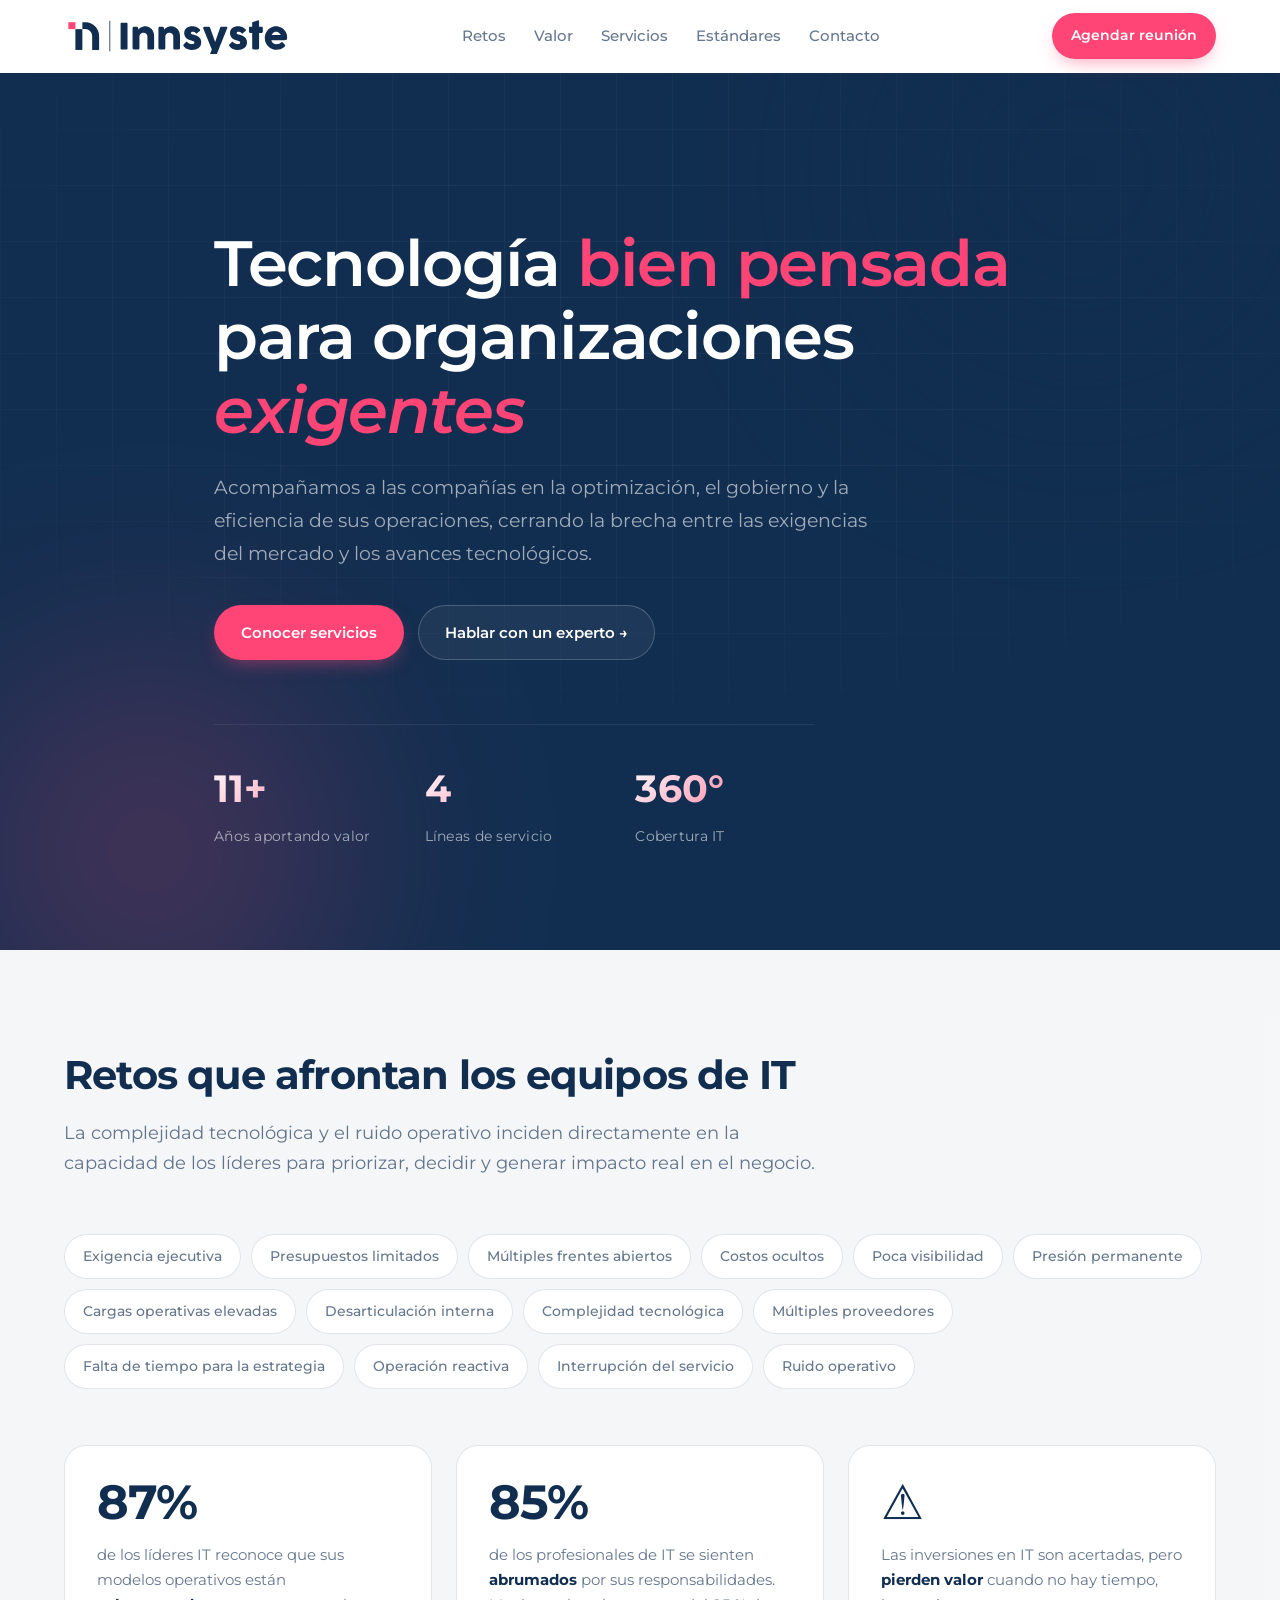
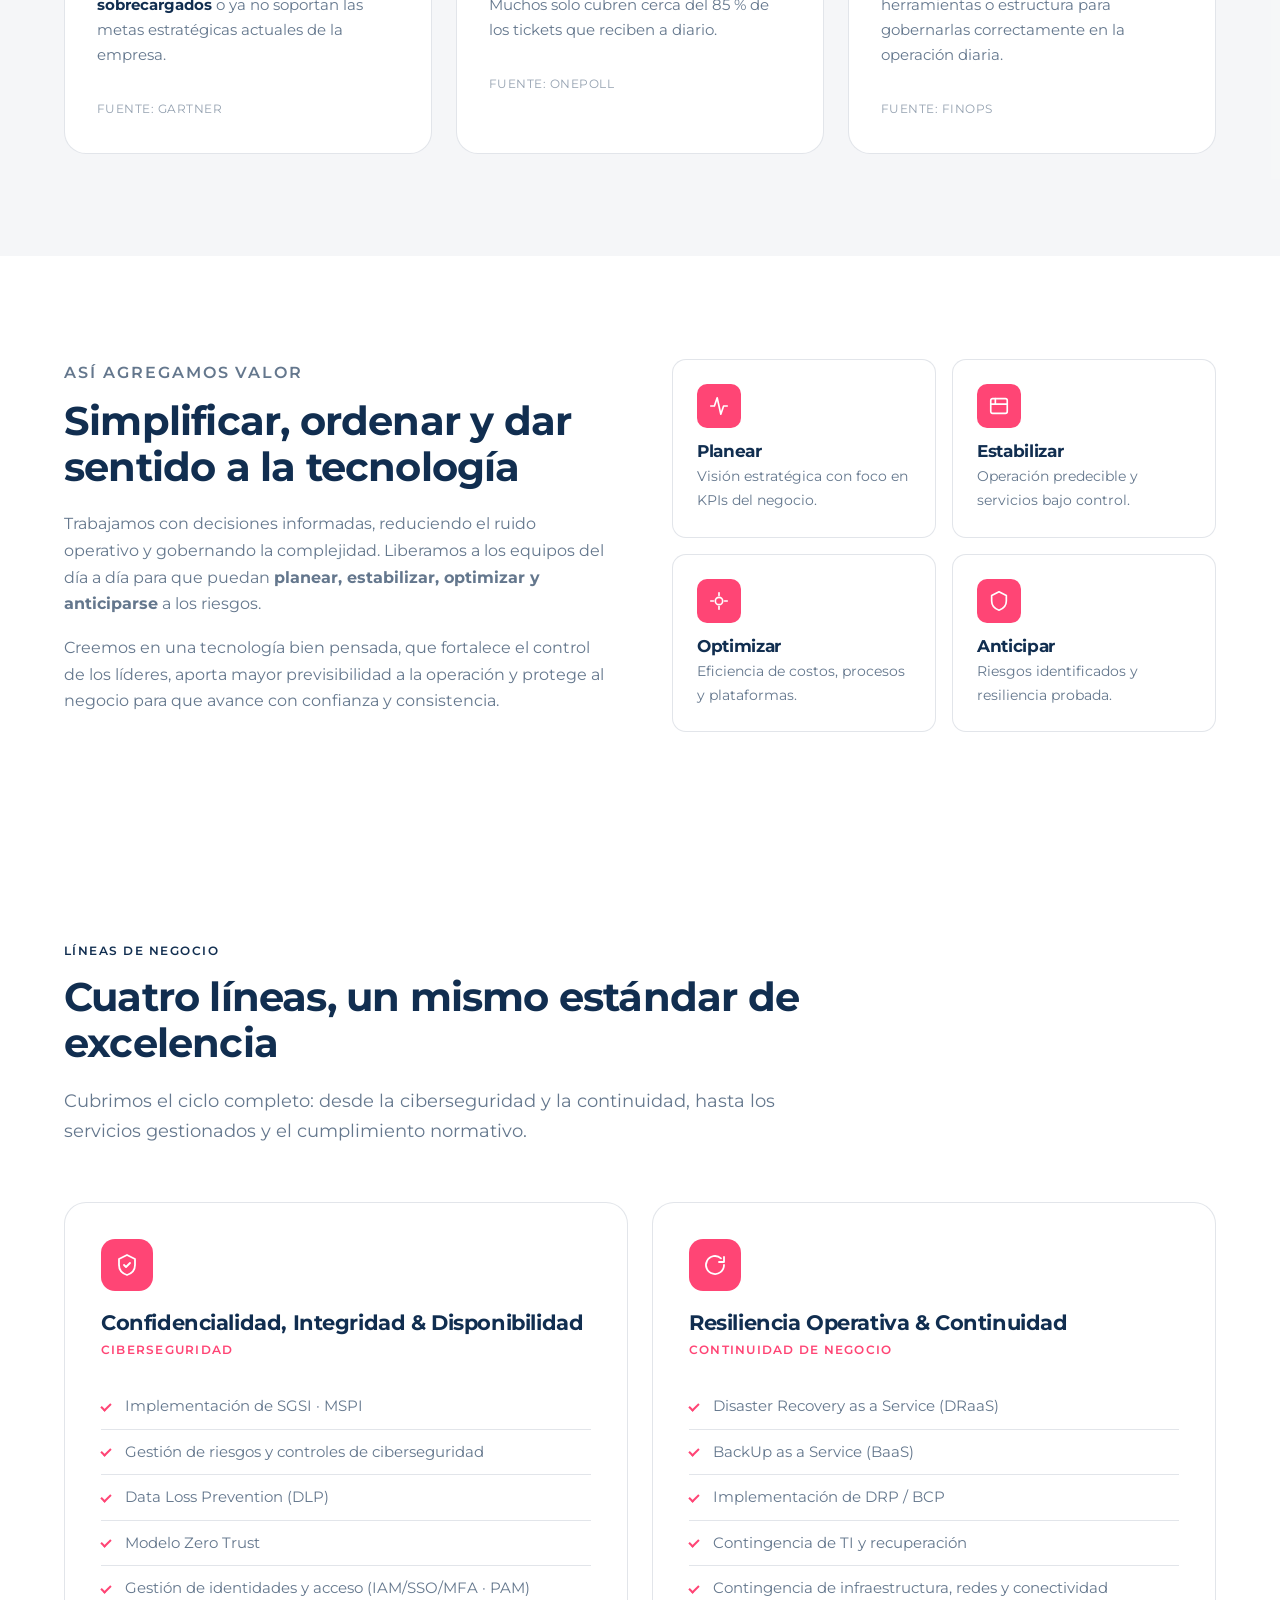
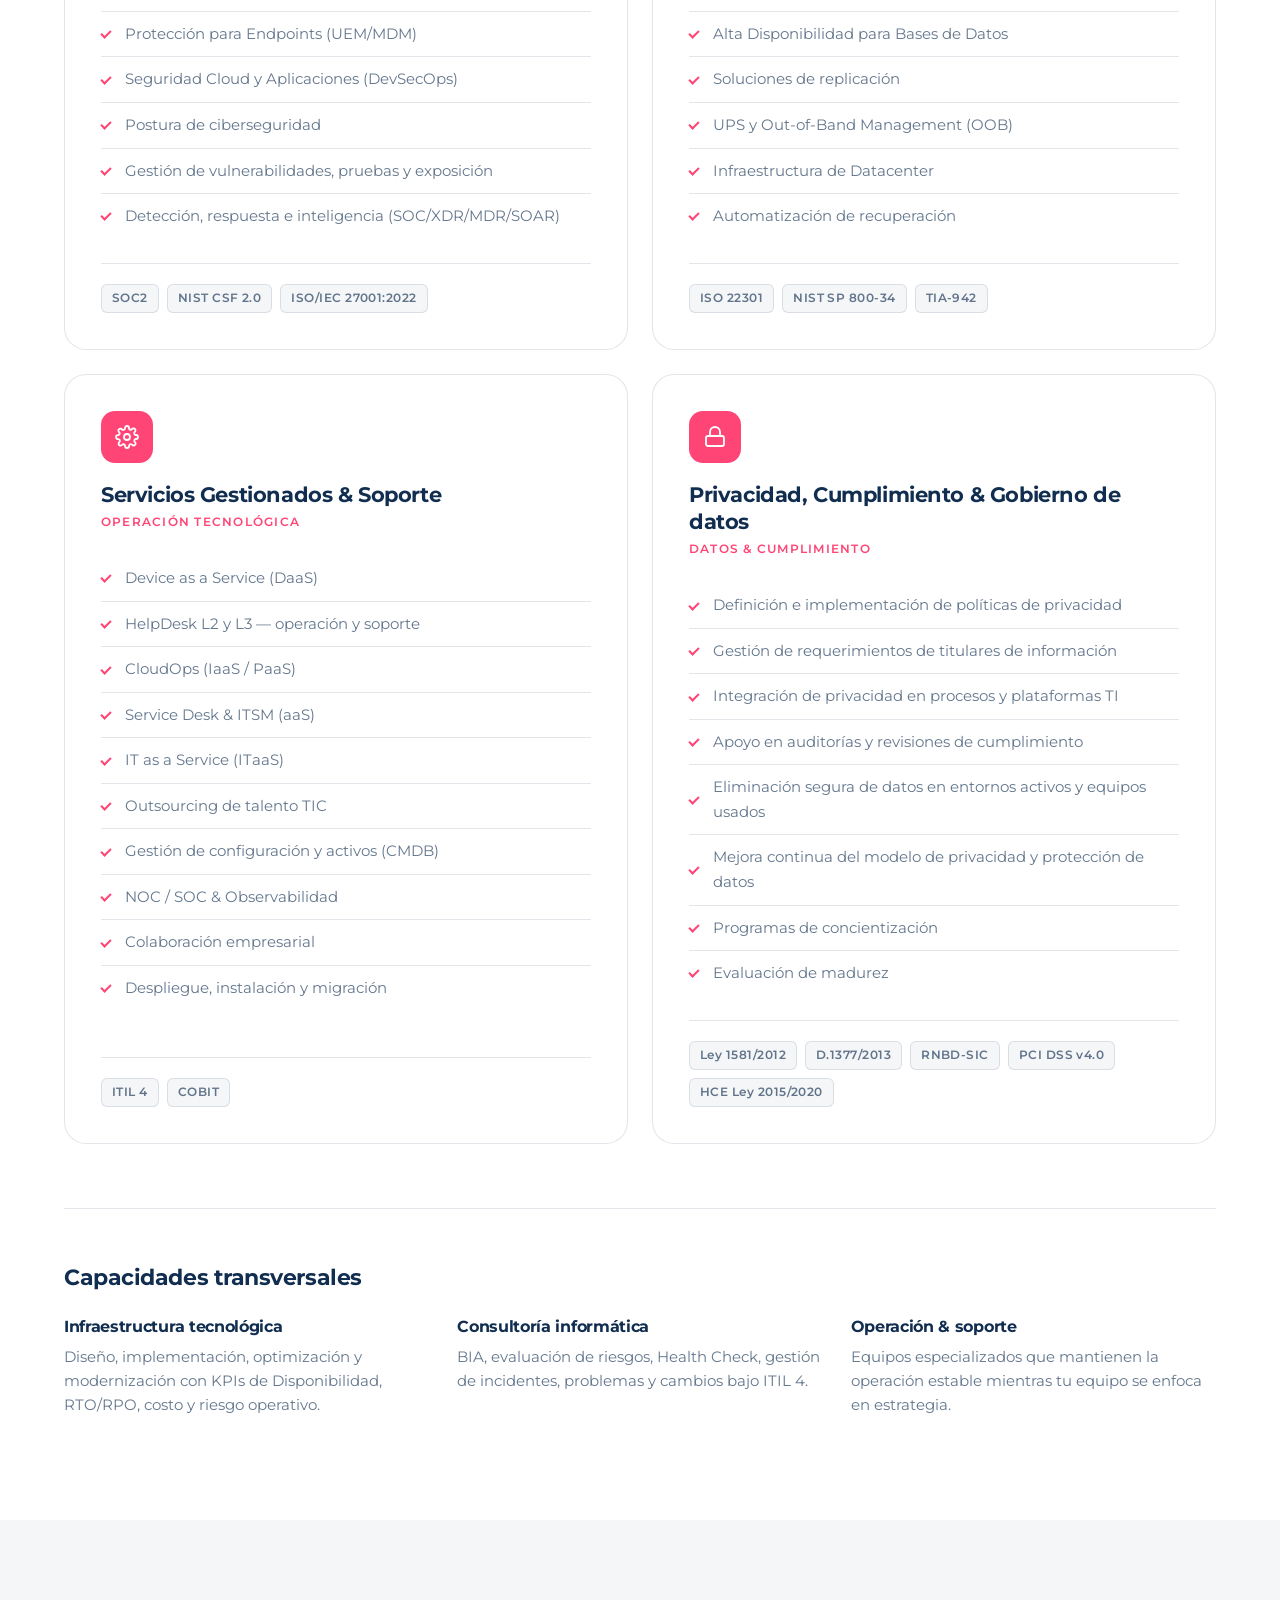
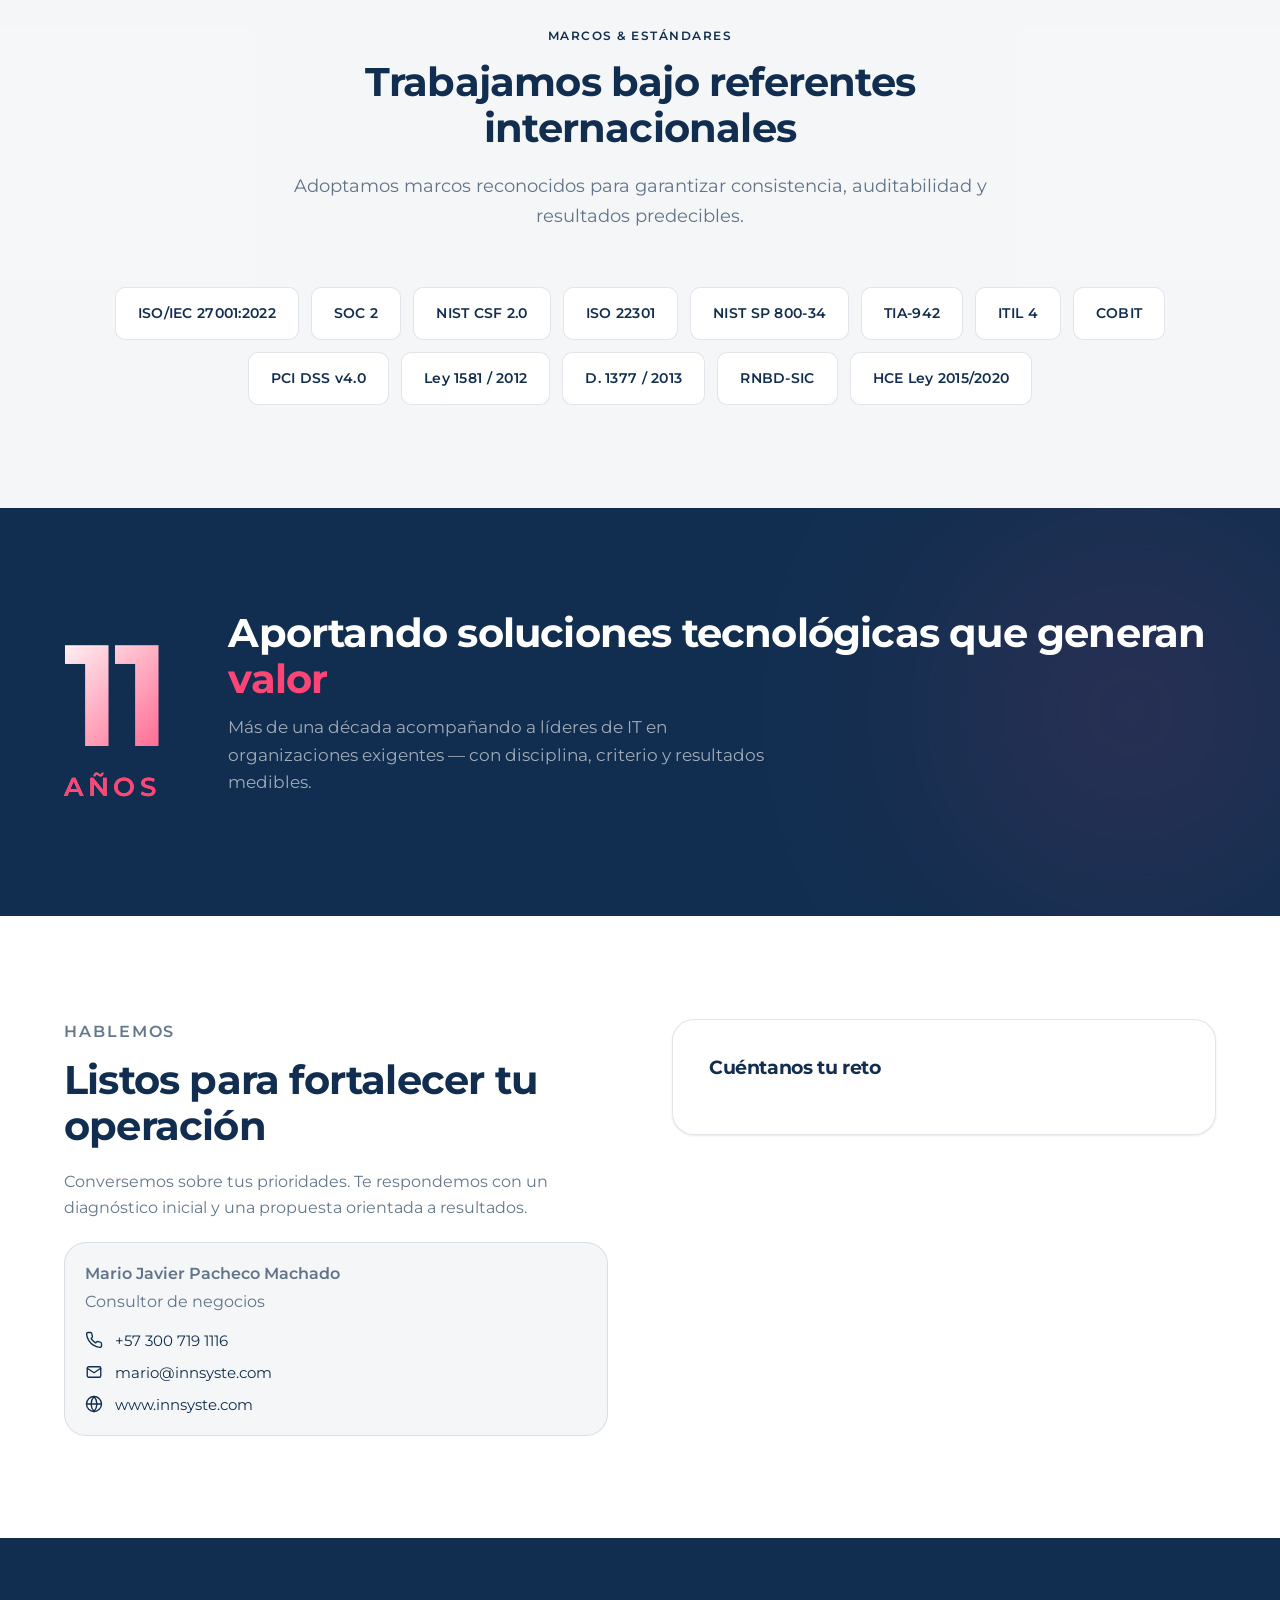
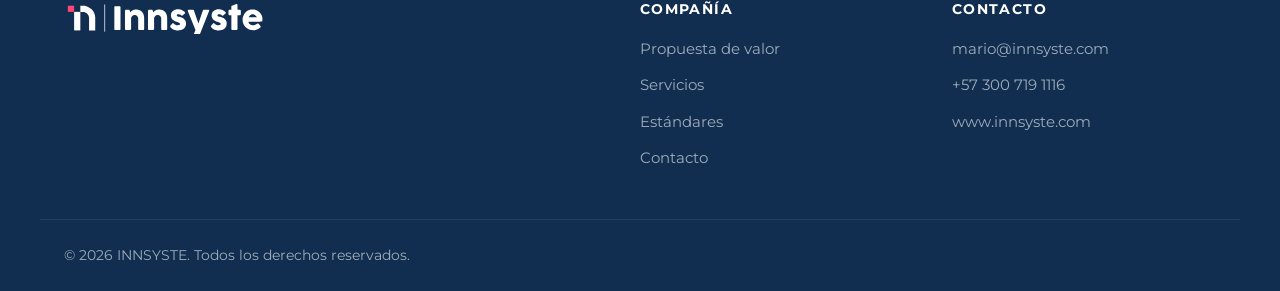
<file: index.html>
<!DOCTYPE html>
<html lang="es">
<head>
  <meta charset="UTF-8" />
  <meta name="viewport" content="width=device-width, initial-scale=1.0" />
  <meta name="description" content="INNSYSTE — Tecnología bien pensada para organizaciones exigentes. Soluciones y respaldo para líderes de IT: ciberseguridad, continuidad, servicios gestionados y privacidad." />
  <meta name="theme-color" content="#112e50" />
  <link rel="icon" type="image/png" sizes="32x32" href="assets/favicon.png" />
  <link rel="icon" type="image/svg+xml" href="assets/favicon.svg" />
  <title>INNSYSTE — Tecnología bien pensada para organizaciones exigentes</title>
  <link rel="preconnect" href="https://fonts.googleapis.com" />
  <link rel="preconnect" href="https://fonts.gstatic.com" crossorigin />
  <link href="https://fonts.googleapis.com/css2?family=Montserrat:wght@400;500;600;700;900&display=swap" rel="stylesheet" />
  <link rel="stylesheet" href="styles.css" />
  <script src="https://js.hsforms.net/forms/embed/7694768.js" defer></script>
  <script type="text/javascript">
    (function(c,l,a,r,i,t,y){
      c[a]=c[a]||function(){(c[a].q=c[a].q||[]).push(arguments)};
      t=l.createElement(r);t.async=1;t.src="https://www.clarity.ms/tag/"+i;
      y=l.getElementsByTagName(r)[0];y.parentNode.insertBefore(t,y);
    })(window, document, "clarity", "script", "wooktj3dts");
  </script>
</head>
<body>
  <a href="#main" class="skip-link">Saltar al contenido</a>

  <header class="site-header" id="siteHeader">
    <div class="container nav-wrap">
      <a href="#top" class="brand" aria-label="Innsyste — Inicio">
        <img src="assets/logo.svg" alt="Innsyste" class="brand-logo" width="160" height="40" />
      </a>

      <nav class="nav" aria-label="Principal">
        <ul class="nav-list" id="navList">
          <li><a href="#retos">Retos</a></li>
          <li><a href="#valor">Valor</a></li>
          <li><a href="#servicios">Servicios</a></li>
          <li><a href="#estandares">Estándares</a></li>
          <li><a href="#contacto">Contacto</a></li>
        </ul>
      </nav>

      <a href="https://outlook.office.com/book/ComercialINNSYSTE@innsyste.com/s/Wo3P_wGOIUyr8xiB90dKmg2?ismsaljsauthenabled" target="_blank" rel="noopener noreferrer" class="btn btn-primary btn-sm nav-cta">Agendar reunión</a>

      <button class="nav-toggle" id="navToggle" aria-label="Abrir menú" aria-expanded="false" aria-controls="navList">
        <span></span><span></span><span></span>
      </button>
    </div>
  </header>

  <main id="main">

    <!-- HERO -->
    <section class="hero" id="top">
      <div class="hero-bg" aria-hidden="true">
        <div class="grid-overlay"></div>
        <div class="glow glow-1"></div>
        <div class="glow glow-2"></div>
      </div>
      <div class="container hero-inner">
        <h1 class="hero-title">
          Tecnología <span class="text-accent">bien pensada</span><br />
          para organizaciones <em>exigentes</em>
        </h1>
        <p class="hero-lead">
          Acompañamos a las compañías en la optimización, el gobierno y la eficiencia de sus operaciones,
          cerrando la brecha entre las exigencias del mercado y los avances tecnológicos.
        </p>
        <div class="hero-actions">
          <a href="#servicios" class="btn btn-primary">Conocer servicios</a>
          <a href="https://wa.me/573007191116" target="_blank" rel="noopener noreferrer" class="btn btn-ghost">Hablar con un experto →</a>
        </div>

        <dl class="hero-stats">
          <div>
            <dt>11+</dt>
            <dd>Años aportando valor</dd>
          </div>
          <div>
            <dt>4</dt>
            <dd>Líneas de servicio</dd>
          </div>
          <div>
            <dt>360°</dt>
            <dd>Cobertura IT</dd>
          </div>
        </dl>
      </div>
    </section>

    <!-- RETOS -->
    <section class="section section-retos" id="retos">
      <div class="container">
        <header class="section-head">
          <h2>Retos que afrontan los equipos de IT</h2>
          <p class="section-lead">
            La complejidad tecnológica y el ruido operativo inciden directamente
            en la capacidad de los líderes para priorizar, decidir y generar
            impacto real en el negocio.
          </p>
        </header>

        <ul class="chips" aria-label="Desafíos comunes">
          <li>Exigencia ejecutiva</li>
          <li>Presupuestos limitados</li>
          <li>Múltiples frentes abiertos</li>
          <li>Costos ocultos</li>
          <li>Poca visibilidad</li>
          <li>Presión permanente</li>
          <li>Cargas operativas elevadas</li>
          <li>Desarticulación interna</li>
          <li>Complejidad tecnológica</li>
          <li>Múltiples proveedores</li>
          <li>Falta de tiempo para la estrategia</li>
          <li>Operación reactiva</li>
          <li>Interrupción del servicio</li>
          <li>Ruido operativo</li>
        </ul>

        <div class="insights">
          <article class="insight">
            <div class="insight-num">87%</div>
            <p class="insight-text">
              de los líderes IT reconoce que sus modelos operativos están
              <strong>sobrecargados</strong> o ya no soportan las metas estratégicas
              actuales de la empresa.
            </p>
            <span class="insight-source">Fuente: Gartner</span>
          </article>

          <article class="insight">
            <div class="insight-num">85%</div>
            <p class="insight-text">
              de los profesionales de IT se sienten <strong>abrumados</strong> por
              sus responsabilidades. Muchos solo cubren cerca del 85 % de los
              tickets que reciben a diario.
            </p>
            <span class="insight-source">Fuente: OnePoll</span>
          </article>

          <article class="insight">
            <div class="insight-num">⚠</div>
            <p class="insight-text">
              Las inversiones en IT son acertadas, pero <strong>pierden valor</strong>
              cuando no hay tiempo, herramientas o estructura para gobernarlas
              correctamente en la operación diaria.
            </p>
            <span class="insight-source">Fuente: FinOps</span>
          </article>
        </div>
      </div>
    </section>

    <!-- VALOR -->
    <section class="section section-valor" id="valor">
      <div class="container valor-grid">
        <div class="valor-text">
          <p class="kicker">Así agregamos valor</p>
          <h2>Simplificar, ordenar y dar sentido a la tecnología</h2>
          <p>
            Trabajamos con decisiones informadas, reduciendo el ruido operativo
            y gobernando la complejidad. Liberamos a los equipos del día a día
            para que puedan <strong>planear, estabilizar, optimizar y anticiparse</strong>
            a los riesgos.
          </p>
          <p>
            Creemos en una tecnología bien pensada, que fortalece el control de
            los líderes, aporta mayor previsibilidad a la operación y protege al
            negocio para que avance con confianza y consistencia.
          </p>
        </div>

        <ul class="valor-pillars">
          <li>
            <span class="pillar-icon" aria-hidden="true">
              <svg viewBox="0 0 24 24" width="22" height="22" fill="none" stroke="currentColor" stroke-width="1.8" stroke-linecap="round" stroke-linejoin="round"><path d="M3 12h4l3-9 4 18 3-9h4"/></svg>
            </span>
            <h3>Planear</h3>
            <p>Visión estratégica con foco en KPIs del negocio.</p>
          </li>
          <li>
            <span class="pillar-icon" aria-hidden="true">
              <svg viewBox="0 0 24 24" width="22" height="22" fill="none" stroke="currentColor" stroke-width="1.8" stroke-linecap="round" stroke-linejoin="round"><rect x="3" y="4" width="18" height="16" rx="2"/><path d="M3 10h18"/><path d="M8 4v6"/></svg>
            </span>
            <h3>Estabilizar</h3>
            <p>Operación predecible y servicios bajo control.</p>
          </li>
          <li>
            <span class="pillar-icon" aria-hidden="true">
              <svg viewBox="0 0 24 24" width="22" height="22" fill="none" stroke="currentColor" stroke-width="1.8" stroke-linecap="round" stroke-linejoin="round"><path d="M12 3v3"/><path d="M12 18v3"/><path d="M3 12h3"/><path d="M18 12h3"/><circle cx="12" cy="12" r="4"/></svg>
            </span>
            <h3>Optimizar</h3>
            <p>Eficiencia de costos, procesos y plataformas.</p>
          </li>
          <li>
            <span class="pillar-icon" aria-hidden="true">
              <svg viewBox="0 0 24 24" width="22" height="22" fill="none" stroke="currentColor" stroke-width="1.8" stroke-linecap="round" stroke-linejoin="round"><path d="M12 2 4 6v6c0 5 3.5 8.5 8 10 4.5-1.5 8-5 8-10V6l-8-4Z"/></svg>
            </span>
            <h3>Anticipar</h3>
            <p>Riesgos identificados y resiliencia probada.</p>
          </li>
        </ul>
      </div>
    </section>

    <!-- SERVICIOS -->
    <section class="section section-servicios" id="servicios">
      <div class="container">
        <header class="section-head">
          <p class="kicker">Líneas de negocio</p>
          <h2>Cuatro líneas, un mismo estándar de excelencia</h2>
          <p class="section-lead">
            Cubrimos el ciclo completo: desde la ciberseguridad y la continuidad,
            hasta los servicios gestionados y el cumplimiento normativo.
          </p>
        </header>

        <div class="services-grid">

          <article class="service">
            <header>
              <span class="service-icon" aria-hidden="true">
                <svg viewBox="0 0 24 24" width="24" height="24" fill="none" stroke="currentColor" stroke-width="1.8" stroke-linecap="round" stroke-linejoin="round"><path d="M12 2 4 6v6c0 5 3.5 8.5 8 10 4.5-1.5 8-5 8-10V6l-8-4Z"/><path d="m9 12 2 2 4-4"/></svg>
              </span>
              <h3>Confidencialidad, Integridad & Disponibilidad</h3>
              <p class="service-tag">Ciberseguridad</p>
            </header>
            <ul>
              <li>Implementación de SGSI · MSPI</li>
              <li>Gestión de riesgos y controles de ciberseguridad</li>
              <li>Data Loss Prevention (DLP)</li>
              <li>Modelo Zero Trust</li>
              <li>Gestión de identidades y acceso (IAM/SSO/MFA · PAM)</li>
              <li>Protección para Endpoints (UEM/MDM)</li>
              <li>Seguridad Cloud y Aplicaciones (DevSecOps)</li>
              <li>Postura de ciberseguridad</li>
              <li>Gestión de vulnerabilidades, pruebas y exposición</li>
              <li>Detección, respuesta e inteligencia (SOC/XDR/MDR/SOAR)</li>
            </ul>
            <footer class="service-foot">
              <span>SOC2</span><span>NIST CSF 2.0</span><span>ISO/IEC 27001:2022</span>
            </footer>
          </article>

          <article class="service">
            <header>
              <span class="service-icon" aria-hidden="true">
                <svg viewBox="0 0 24 24" width="24" height="24" fill="none" stroke="currentColor" stroke-width="1.8" stroke-linecap="round" stroke-linejoin="round"><path d="M21 12a9 9 0 1 1-3-6.7"/><path d="M21 4v5h-5"/></svg>
              </span>
              <h3>Resiliencia Operativa & Continuidad</h3>
              <p class="service-tag">Continuidad de negocio</p>
            </header>
            <ul>
              <li>Disaster Recovery as a Service (DRaaS)</li>
              <li>BackUp as a Service (BaaS)</li>
              <li>Implementación de DRP / BCP</li>
              <li>Contingencia de TI y recuperación</li>
              <li>Contingencia de infraestructura, redes y conectividad</li>
              <li>Alta Disponibilidad para Bases de Datos</li>
              <li>Soluciones de replicación</li>
              <li>UPS y Out-of-Band Management (OOB)</li>
              <li>Infraestructura de Datacenter</li>
              <li>Automatización de recuperación</li>
            </ul>
            <footer class="service-foot">
              <span>ISO 22301</span><span>NIST SP 800-34</span><span>TIA-942</span>
            </footer>
          </article>

          <article class="service">
            <header>
              <span class="service-icon" aria-hidden="true">
                <svg viewBox="0 0 24 24" width="24" height="24" fill="none" stroke="currentColor" stroke-width="1.8" stroke-linecap="round" stroke-linejoin="round"><circle cx="12" cy="12" r="3"/><path d="M19.4 15a1.7 1.7 0 0 0 .3 1.8l.1.1a2 2 0 1 1-2.8 2.8l-.1-.1a1.7 1.7 0 0 0-1.8-.3 1.7 1.7 0 0 0-1 1.5V21a2 2 0 1 1-4 0v-.1a1.7 1.7 0 0 0-1-1.5 1.7 1.7 0 0 0-1.8.3l-.1.1a2 2 0 1 1-2.8-2.8l.1-.1a1.7 1.7 0 0 0 .3-1.8 1.7 1.7 0 0 0-1.5-1H3a2 2 0 1 1 0-4h.1a1.7 1.7 0 0 0 1.5-1 1.7 1.7 0 0 0-.3-1.8l-.1-.1a2 2 0 1 1 2.8-2.8l.1.1a1.7 1.7 0 0 0 1.8.3h.1a1.7 1.7 0 0 0 1-1.5V3a2 2 0 1 1 4 0v.1a1.7 1.7 0 0 0 1 1.5 1.7 1.7 0 0 0 1.8-.3l.1-.1a2 2 0 1 1 2.8 2.8l-.1.1a1.7 1.7 0 0 0-.3 1.8v.1a1.7 1.7 0 0 0 1.5 1H21a2 2 0 1 1 0 4h-.1a1.7 1.7 0 0 0-1.5 1Z"/></svg>
              </span>
              <h3>Servicios Gestionados & Soporte</h3>
              <p class="service-tag">Operación tecnológica</p>
            </header>
            <ul>
              <li>Device as a Service (DaaS)</li>
              <li>HelpDesk L2 y L3 — operación y soporte</li>
              <li>CloudOps (IaaS / PaaS)</li>
              <li>Service Desk & ITSM (aaS)</li>
              <li>IT as a Service (ITaaS)</li>
              <li>Outsourcing de talento TIC</li>
              <li>Gestión de configuración y activos (CMDB)</li>
              <li>NOC / SOC & Observabilidad</li>
              <li>Colaboración empresarial</li>
              <li>Despliegue, instalación y migración</li>
            </ul>
            <footer class="service-foot">
              <span>ITIL 4</span><span>COBIT</span>
            </footer>
          </article>

          <article class="service">
            <header>
              <span class="service-icon" aria-hidden="true">
                <svg viewBox="0 0 24 24" width="24" height="24" fill="none" stroke="currentColor" stroke-width="1.8" stroke-linecap="round" stroke-linejoin="round"><rect x="3" y="11" width="18" height="10" rx="2"/><path d="M7 11V7a5 5 0 1 1 10 0v4"/></svg>
              </span>
              <h3>Privacidad, Cumplimiento & Gobierno de datos</h3>
              <p class="service-tag">Datos & cumplimiento</p>
            </header>
            <ul>
              <li>Definición e implementación de políticas de privacidad</li>
              <li>Gestión de requerimientos de titulares de información</li>
              <li>Integración de privacidad en procesos y plataformas TI</li>
              <li>Apoyo en auditorías y revisiones de cumplimiento</li>
              <li>Eliminación segura de datos en entornos activos y equipos usados</li>
              <li>Mejora continua del modelo de privacidad y protección de datos</li>
              <li>Programas de concientización</li>
              <li>Evaluación de madurez</li>
            </ul>
            <footer class="service-foot">
              <span>Ley 1581/2012</span><span>D.1377/2013</span><span>RNBD-SIC</span><span>PCI DSS v4.0</span><span>HCE Ley 2015/2020</span>
            </footer>
          </article>

        </div>

        <div class="services-extra">
          <h3>Capacidades transversales</h3>
          <div class="extra-grid">
            <div>
              <h4>Infraestructura tecnológica</h4>
              <p>Diseño, implementación, optimización y modernización con KPIs de Disponibilidad, RTO/RPO, costo y riesgo operativo.</p>
            </div>
            <div>
              <h4>Consultoría informática</h4>
              <p>BIA, evaluación de riesgos, Health Check, gestión de incidentes, problemas y cambios bajo ITIL 4.</p>
            </div>
            <div>
              <h4>Operación & soporte</h4>
              <p>Equipos especializados que mantienen la operación estable mientras tu equipo se enfoca en estrategia.</p>
            </div>
          </div>
        </div>
      </div>
    </section>

    <!-- ESTÁNDARES -->
    <section class="section section-estandares" id="estandares">
      <div class="container">
        <header class="section-head section-head-center">
          <p class="kicker">Marcos & estándares</p>
          <h2>Trabajamos bajo referentes internacionales</h2>
          <p class="section-lead">
            Adoptamos marcos reconocidos para garantizar consistencia,
            auditabilidad y resultados predecibles.
          </p>
        </header>

        <ul class="standards">
          <li><span>ISO/IEC 27001:2022</span></li>
          <li><span>SOC 2</span></li>
          <li><span>NIST CSF 2.0</span></li>
          <li><span>ISO 22301</span></li>
          <li><span>NIST SP 800-34</span></li>
          <li><span>TIA-942</span></li>
          <li><span>ITIL 4</span></li>
          <li><span>COBIT</span></li>
          <li><span>PCI DSS v4.0</span></li>
          <li><span>Ley 1581 / 2012</span></li>
          <li><span>D. 1377 / 2013</span></li>
          <li><span>RNBD-SIC</span></li>
          <li><span>HCE Ley 2015/2020</span></li>
        </ul>
      </div>
    </section>

    <!-- EXPERIENCIA -->
    <section class="section section-experiencia">
      <div class="container experiencia">
        <div class="exp-num">11<span>años</span></div>
        <div class="exp-text">
          <h2>Aportando soluciones tecnológicas que generan <span class="text-accent">valor</span></h2>
          <p>
            Más de una década acompañando a líderes de IT en organizaciones
            exigentes — con disciplina, criterio y resultados medibles.
          </p>
        </div>
      </div>
    </section>

    <!-- CONTACTO -->
    <section class="section section-contacto" id="contacto">
      <div class="container contacto-grid">
        <div class="contacto-text">
          <p class="kicker">Hablemos</p>
          <h2>Listos para fortalecer tu operación</h2>
          <p>
            Conversemos sobre tus prioridades. Te respondemos con un diagnóstico
            inicial y una propuesta orientada a resultados.
          </p>

          <div class="contact-card">
            <p class="contact-name">Mario Javier Pacheco Machado</p>
            <p class="contact-role">Consultor de negocios</p>
            <ul class="contact-list">
              <li>
                <svg viewBox="0 0 24 24" width="18" height="18" fill="none" stroke="currentColor" stroke-width="1.8" stroke-linecap="round" stroke-linejoin="round" aria-hidden="true"><path d="M22 16.92v3a2 2 0 0 1-2.18 2 19.79 19.79 0 0 1-8.63-3.07 19.5 19.5 0 0 1-6-6A19.79 19.79 0 0 1 2.12 4.18 2 2 0 0 1 4.11 2h3a2 2 0 0 1 2 1.72c.13.96.37 1.9.72 2.81a2 2 0 0 1-.45 2.11L8.09 9.91a16 16 0 0 0 6 6l1.27-1.27a2 2 0 0 1 2.11-.45c.91.35 1.85.59 2.81.72a2 2 0 0 1 1.72 2Z"/></svg>
                <a href="https://wa.me/573007191116" target="_blank" rel="noopener noreferrer">+57 300 719 1116</a>
              </li>
              <li>
                <svg viewBox="0 0 24 24" width="18" height="18" fill="none" stroke="currentColor" stroke-width="1.8" stroke-linecap="round" stroke-linejoin="round" aria-hidden="true"><rect x="3" y="5" width="18" height="14" rx="2"/><path d="m3 7 9 6 9-6"/></svg>
                <a href="mailto:mario@innsyste.com">mario@innsyste.com</a>
              </li>
              <li>
                <svg viewBox="0 0 24 24" width="18" height="18" fill="none" stroke="currentColor" stroke-width="1.8" stroke-linecap="round" stroke-linejoin="round" aria-hidden="true"><circle cx="12" cy="12" r="10"/><path d="M2 12h20"/><path d="M12 2a15 15 0 0 1 0 20"/><path d="M12 2a15 15 0 0 0 0 20"/></svg>
                <a href="https://www.innsyste.com" target="_blank" rel="noopener">www.innsyste.com</a>
              </li>
            </ul>
          </div>
        </div>

        <div class="contact-form">
          <h3>Cuéntanos tu reto</h3>
          <div class="hs-form-frame" data-region="na1" data-form-id="1f3055b6-3fc6-4a96-9403-5a308a0a2181" data-portal-id="7694768"></div>
        </div>
      </div>
    </section>

  </main>

  <footer class="site-footer">
    <div class="container footer-grid">
      <div>
        <a href="#top" class="brand brand-light" aria-label="Innsyste — Inicio">
          <img src="assets/logo-light.svg" alt="Innsyste" class="brand-logo" width="150" height="38" />
        </a>
      </div>

      <nav aria-label="Pie de página">
        <h4>Compañía</h4>
        <ul>
          <li><a href="#valor">Propuesta de valor</a></li>
          <li><a href="#servicios">Servicios</a></li>
          <li><a href="#estandares">Estándares</a></li>
          <li><a href="#contacto">Contacto</a></li>
        </ul>
      </nav>

      <div>
        <h4>Contacto</h4>
        <ul class="footer-contact">
          <li><a href="mailto:mario@innsyste.com">mario@innsyste.com</a></li>
          <li><a href="tel:+573007191116">+57 300 719 1116</a></li>
          <li><a href="https://www.innsyste.com" target="_blank" rel="noopener">www.innsyste.com</a></li>
        </ul>
      </div>
    </div>

    <div class="container footer-bottom">
      <p>© <span id="year"></span> INNSYSTE. Todos los derechos reservados.</p>
    </div>
  </footer>

  <script src="script.js" defer></script>
</body>
</html>
</file>
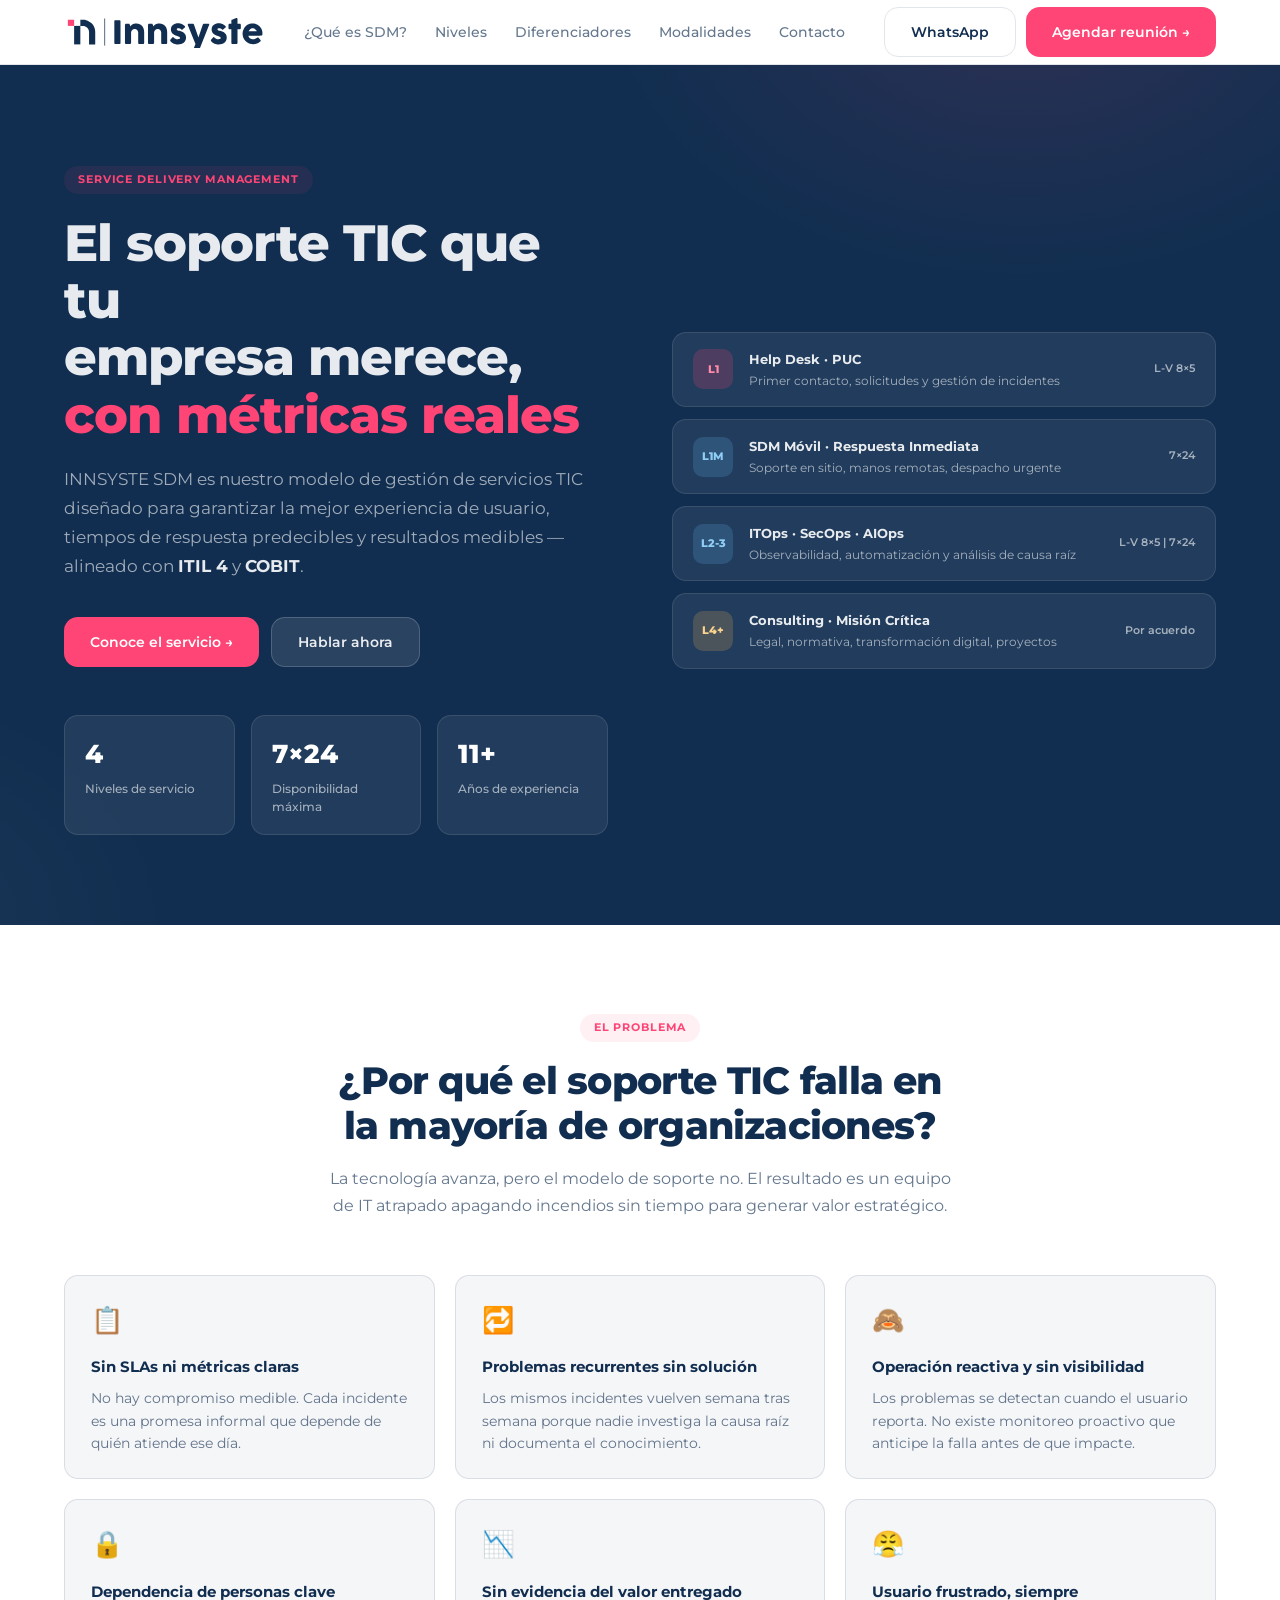
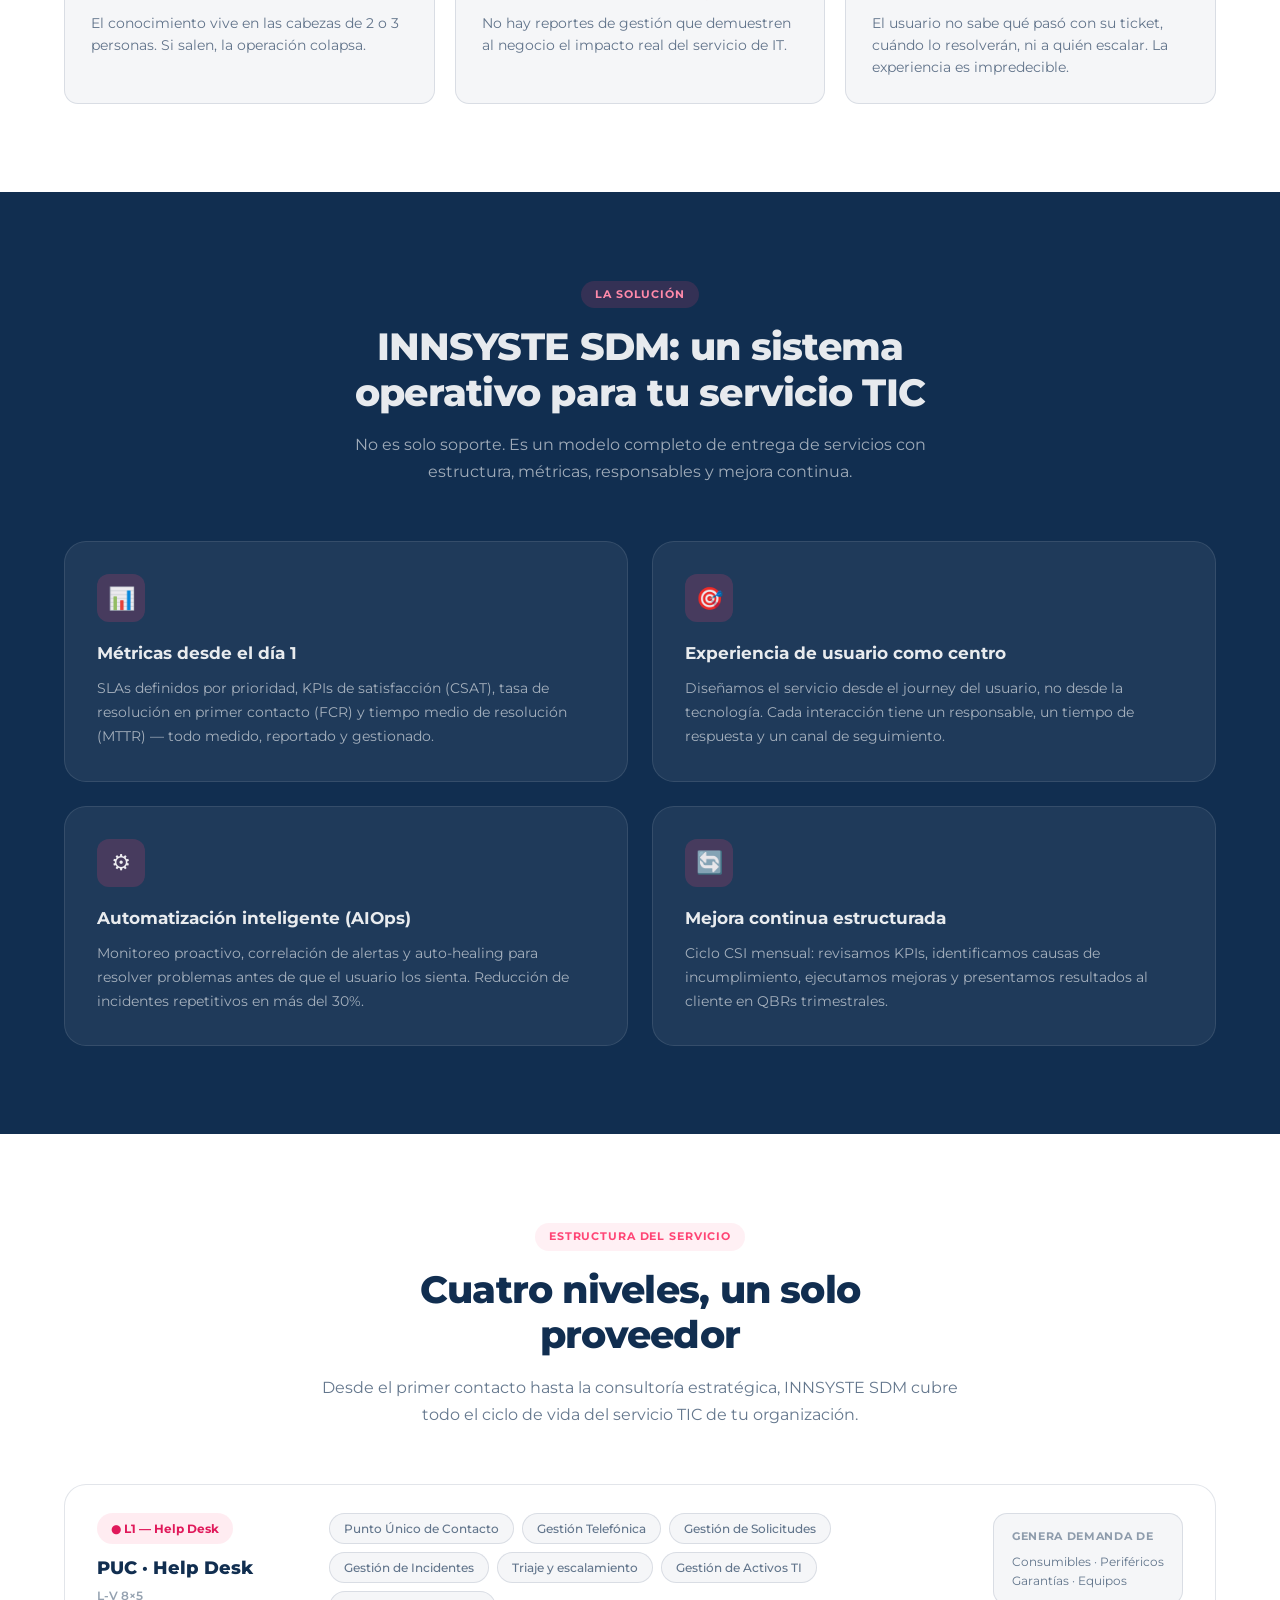
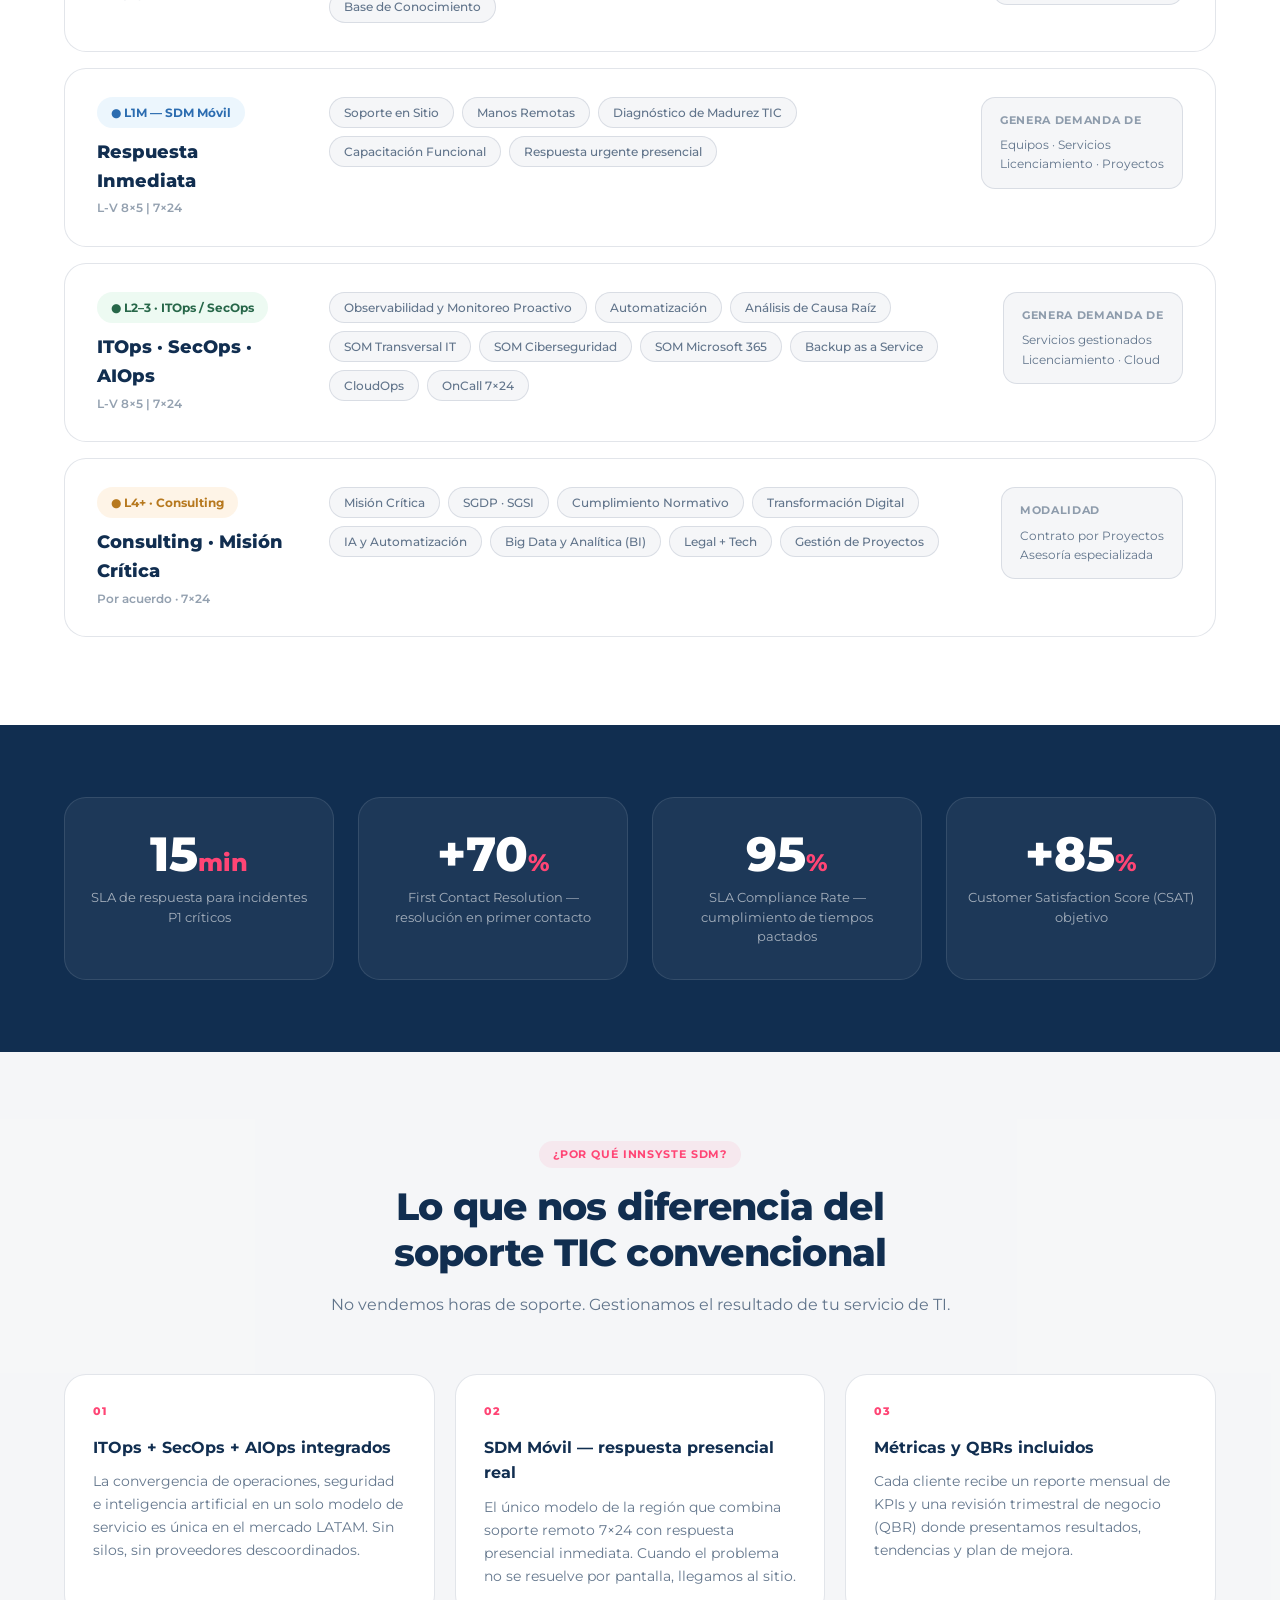
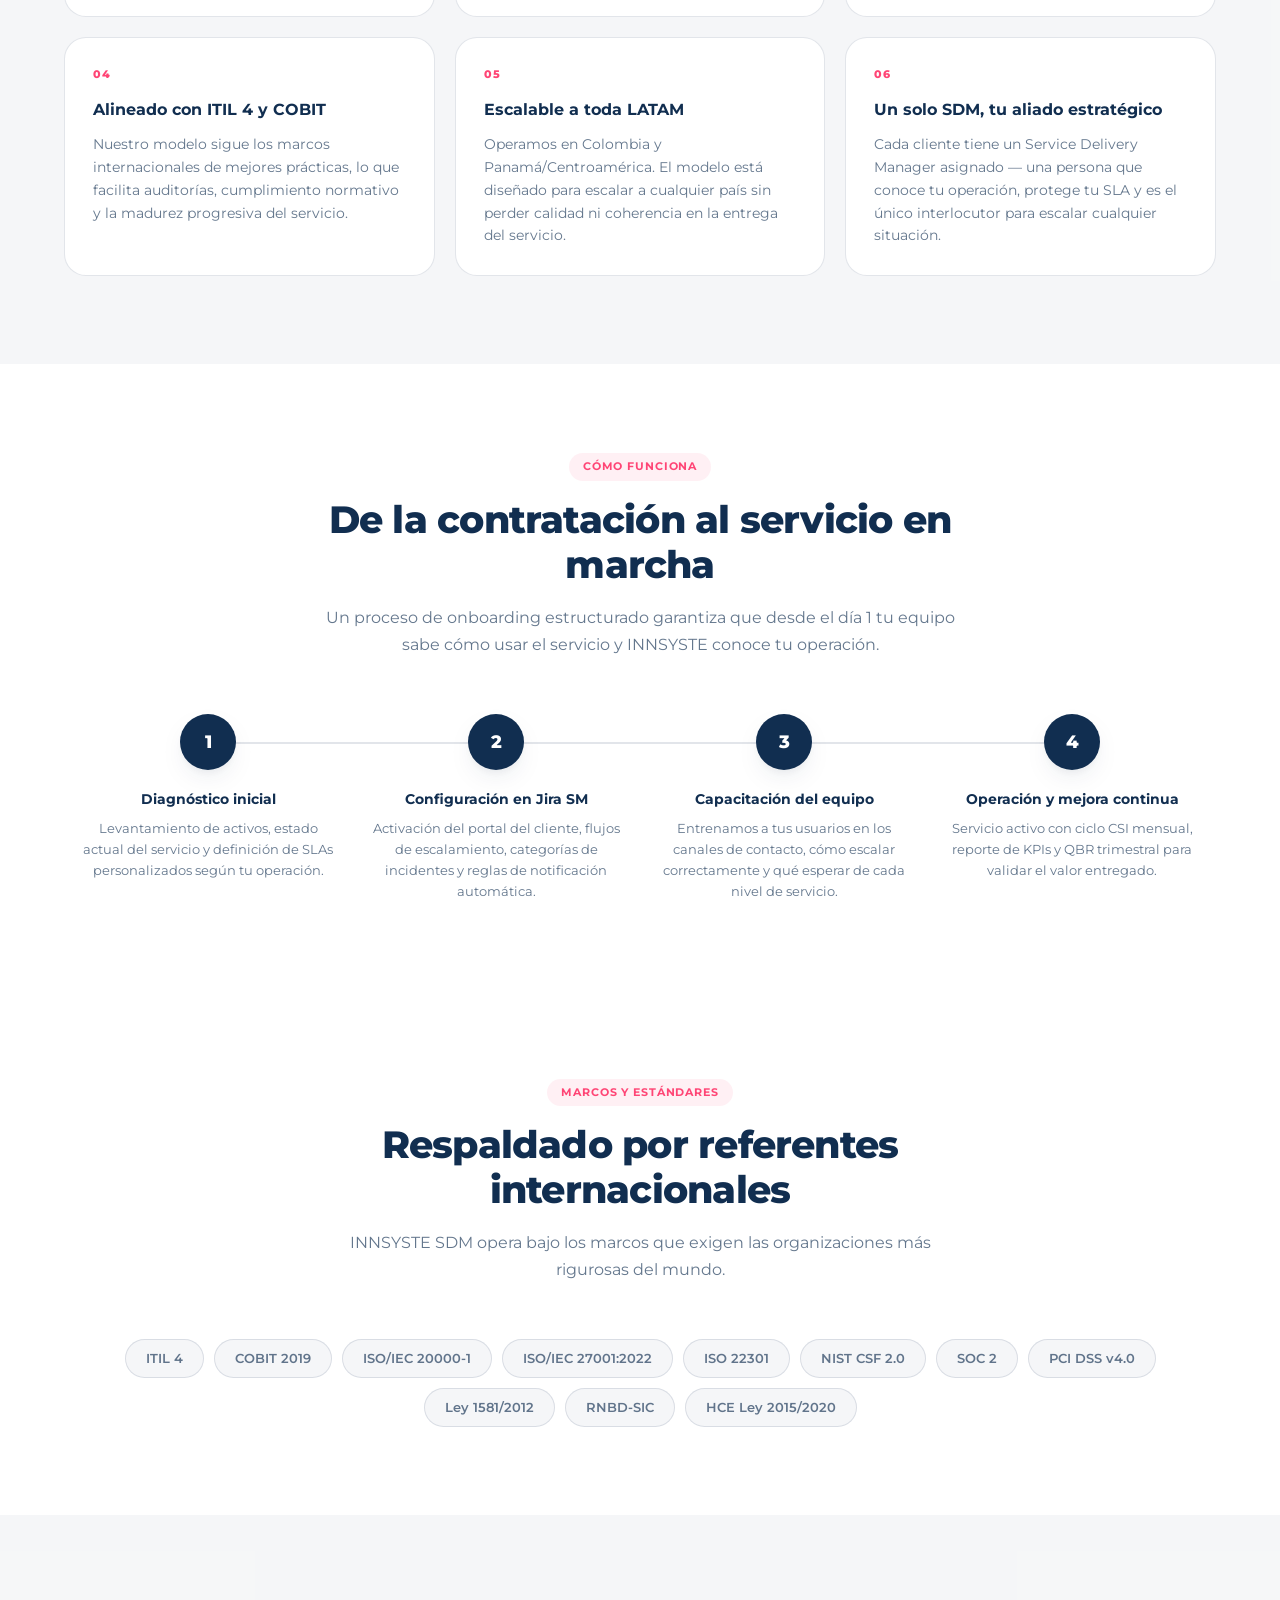
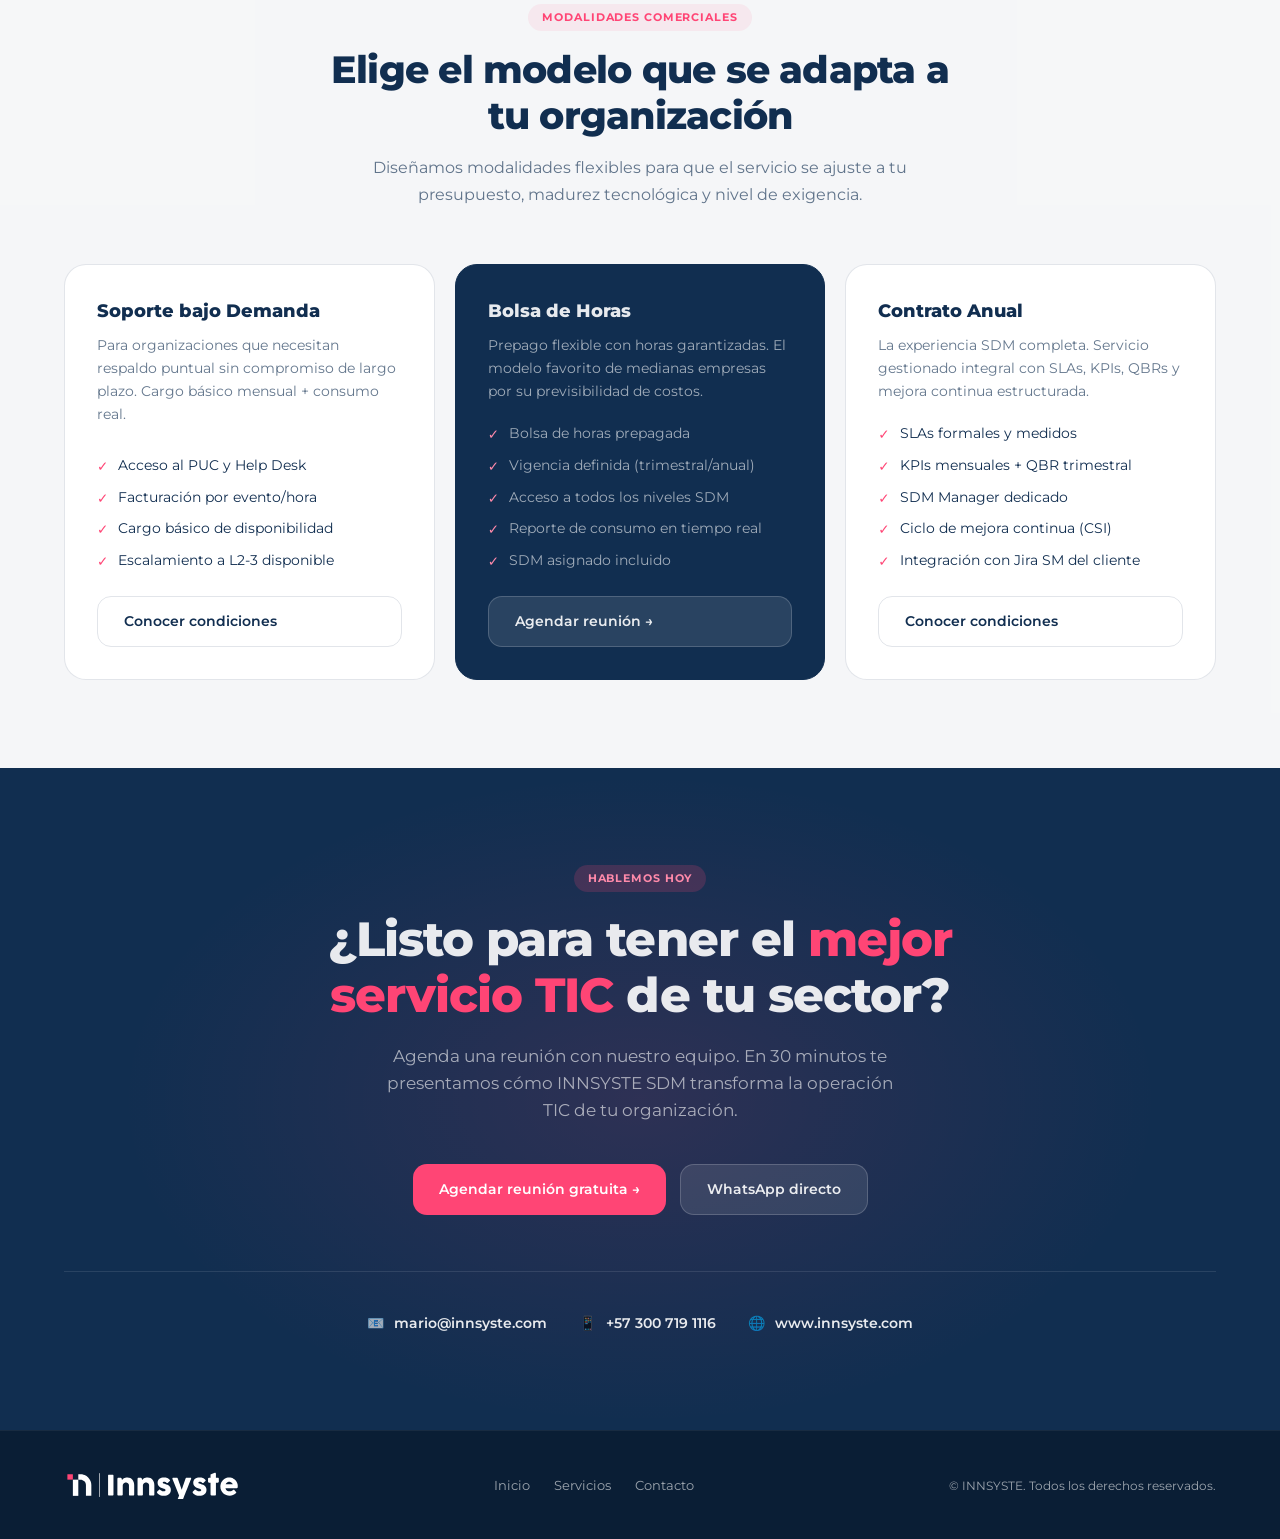
<file: sdm/index.html>
<!DOCTYPE html>
<html lang="es">
<head>
  <meta charset="UTF-8" />
  <meta name="viewport" content="width=device-width, initial-scale=1.0" />
  <meta name="description" content="INNSYSTE SDM — Service Delivery Management. El mejor servicio TIC para tu organización: soporte estructurado, métricas reales y experiencia de usuario garantizada. Alineado con ITIL 4 y COBIT." />
  <meta name="theme-color" content="#112e50" />
  <title>INNSYSTE SDM — Service Delivery Management</title>
  <link rel="preconnect" href="https://fonts.googleapis.com" />
  <link rel="preconnect" href="https://fonts.gstatic.com" crossorigin />
  <link href="https://fonts.googleapis.com/css2?family=Montserrat:ital,wght@0,300;0,400;0,500;0,600;0,700;0,800&display=swap" rel="stylesheet" />
  <style>
    :root {
      --bg:#ffffff; --bg-alt:rgba(17,46,80,.04); --bg-dark:#112e50; --surface:#ffffff;
      --border:rgba(17,46,80,.12); --text:#112e50; --text-soft:rgba(17,46,80,.65);
      --text-mute:rgba(17,46,80,.45); --text-on-dark:rgba(255,255,255,.90);
      --text-on-dark-soft:rgba(255,255,255,.60); --primary:#112e50; --accent:#ff4575;
      --font:'Montserrat',system-ui,-apple-system,sans-serif; --container:1200px;
      --radius:14px; --radius-lg:22px;
      --shadow-sm:0 1px 2px rgba(17,46,80,.06),0 1px 3px rgba(17,46,80,.04);
      --shadow:0 10px 30px -10px rgba(17,46,80,.15),0 4px 12px -4px rgba(17,46,80,.08);
      --shadow-lg:0 25px 50px -12px rgba(17,46,80,.25);
      --ease:200ms cubic-bezier(.4,0,.2,1);
    }
    *,*::before,*::after{box-sizing:border-box;margin:0;padding:0}
    html{scroll-behavior:smooth;-webkit-font-smoothing:antialiased}
    body{font-family:var(--font);background:var(--bg);color:var(--text);line-height:1.6}
    img{max-width:100%;display:block} a{color:inherit;text-decoration:none}
    .container{width:100%;max-width:var(--container);margin:0 auto;padding:0 24px}
    .tag{display:inline-block;font-size:11px;font-weight:700;letter-spacing:.08em;text-transform:uppercase;color:var(--accent);background:rgba(255,69,117,.08);border-radius:100px;padding:5px 14px}
    .btn{display:inline-flex;align-items:center;gap:8px;font-family:var(--font);font-size:14px;font-weight:600;padding:13px 26px;border-radius:var(--radius);cursor:pointer;transition:var(--ease);border:none;outline:none}
    .btn-primary{background:var(--accent);color:#fff}
    .btn-primary:hover{background:#e03060;transform:translateY(-1px);box-shadow:0 8px 20px rgba(255,69,117,.35)}
    .btn-outline{background:transparent;color:var(--primary);border:1.5px solid var(--border)}
    .btn-outline:hover{border-color:var(--primary);background:var(--bg-alt)}
    .btn-ghost-dark{background:rgba(255,255,255,.10);color:var(--text-on-dark);border:1.5px solid rgba(255,255,255,.18)}
    .btn-ghost-dark:hover{background:rgba(255,255,255,.18)}

    /* NAV */
    .nav{position:sticky;top:0;z-index:100;background:rgba(255,255,255,.92);backdrop-filter:blur(12px);border-bottom:1px solid var(--border)}
    .nav-inner{display:flex;align-items:center;justify-content:space-between;height:64px;gap:32px}
    .nav-logo img{height:32px}
    .nav-links{display:flex;align-items:center;gap:28px;list-style:none}
    .nav-links a{font-size:13.5px;font-weight:500;color:var(--text-soft);transition:var(--ease)}
    .nav-links a:hover{color:var(--primary)}
    .nav-cta{display:flex;gap:10px}
    @media(max-width:768px){.nav-links,.nav-cta-desktop{display:none}}

    /* HERO */
    .hero{background:var(--bg-dark);padding:100px 0 90px;position:relative;overflow:hidden}
    .hero::before{content:'';position:absolute;inset:0;background:radial-gradient(ellipse 700px 500px at 80% -10%,rgba(255,69,117,.12) 0%,transparent 60%),radial-gradient(ellipse 500px 400px at -10% 100%,rgba(255,255,255,.04) 0%,transparent 60%);pointer-events:none}
    .hero-inner{display:grid;grid-template-columns:1fr 1fr;gap:64px;align-items:center;position:relative}
    .hero-tag{margin-bottom:20px}
    .hero h1{font-size:clamp(2rem,4vw,3.2rem);font-weight:800;line-height:1.12;color:var(--text-on-dark);letter-spacing:-.02em;margin-bottom:22px}
    .hero h1 em{font-style:normal;color:var(--accent)}
    .hero-desc{font-size:17px;color:var(--text-on-dark-soft);max-width:520px;line-height:1.7;margin-bottom:36px}
    .hero-actions{display:flex;gap:12px;flex-wrap:wrap}
    .hero-stats{display:grid;grid-template-columns:repeat(3,1fr);gap:16px;margin-top:48px}
    .hero-stat{background:rgba(255,255,255,.07);border:1px solid rgba(255,255,255,.10);border-radius:var(--radius);padding:18px 20px}
    .hero-stat-num{font-size:26px;font-weight:800;color:#fff}
    .hero-stat-label{font-size:11.5px;font-weight:500;color:var(--text-on-dark-soft);margin-top:4px}
    .hero-visual{display:flex;flex-direction:column;gap:12px}
    .hero-level{background:rgba(255,255,255,.07);border:1px solid rgba(255,255,255,.10);border-radius:var(--radius);padding:16px 20px;display:flex;align-items:center;gap:16px;transition:var(--ease)}
    .hero-level:hover{background:rgba(255,255,255,.12);transform:translateX(4px)}
    .hero-level-badge{width:40px;height:40px;border-radius:10px;display:flex;align-items:center;justify-content:center;font-size:11px;font-weight:800;flex-shrink:0}
    .l1{background:rgba(255,69,117,.20);color:#ff8aaa}
    .l2{background:rgba(99,179,237,.20);color:#90cdf4}
    .l4{background:rgba(246,173,85,.20);color:#fbd38d}
    .hero-level-info .title{font-size:13px;font-weight:700;color:var(--text-on-dark)}
    .hero-level-info .sub{font-size:11.5px;color:var(--text-on-dark-soft);margin-top:2px}
    .hero-level-avail{margin-left:auto;font-size:10.5px;font-weight:600;color:var(--text-on-dark-soft);white-space:nowrap}
    @media(max-width:900px){.hero-inner{grid-template-columns:1fr}.hero-visual{display:none}}

    /* SECTIONS */
    section{padding:88px 0}
    .section-header{text-align:center;max-width:640px;margin:0 auto 56px}
    .section-header .tag{margin-bottom:16px}
    .section-header h2{font-size:clamp(1.75rem,3vw,2.6rem);font-weight:800;letter-spacing:-.02em;line-height:1.18;margin-bottom:16px}
    .section-header p{font-size:16px;color:var(--text-soft);line-height:1.7}

    /* PAIN */
    .pain{background:var(--bg)}
    .pain-grid{display:grid;grid-template-columns:repeat(3,1fr);gap:20px}
    .pain-card{background:var(--bg-alt);border:1px solid var(--border);border-radius:var(--radius);padding:24px 26px}
    .pain-icon{font-size:26px;margin-bottom:14px}
    .pain-card h3{font-size:15px;font-weight:700;margin-bottom:8px}
    .pain-card p{font-size:13.5px;color:var(--text-soft);line-height:1.65}
    @media(max-width:768px){.pain-grid{grid-template-columns:1fr}}

    /* WHAT */
    .what{background:var(--bg-dark);color:var(--text-on-dark)}
    .what .section-header h2{color:var(--text-on-dark)}
    .what .section-header p{color:var(--text-on-dark-soft)}
    .what-grid{display:grid;grid-template-columns:repeat(2,1fr);gap:24px}
    .what-card{background:rgba(255,255,255,.06);border:1px solid rgba(255,255,255,.10);border-radius:var(--radius-lg);padding:32px;transition:var(--ease)}
    .what-card:hover{background:rgba(255,255,255,.10)}
    .what-card-icon{width:48px;height:48px;border-radius:12px;background:rgba(255,69,117,.18);display:flex;align-items:center;justify-content:center;font-size:22px;margin-bottom:18px}
    .what-card h3{font-size:17px;font-weight:700;color:var(--text-on-dark);margin-bottom:10px}
    .what-card p{font-size:14px;color:var(--text-on-dark-soft);line-height:1.7}
    @media(max-width:768px){.what-grid{grid-template-columns:1fr}}

    /* LEVELS */
    .levels{background:var(--bg)}
    .levels-stack{display:flex;flex-direction:column;gap:16px}
    .level-row{background:var(--bg);border:1px solid var(--border);border-radius:var(--radius-lg);padding:28px 32px;display:grid;grid-template-columns:200px 1fr auto;gap:32px;align-items:start;transition:var(--ease)}
    .level-row:hover{box-shadow:var(--shadow);transform:translateY(-2px)}
    .level-badge{display:inline-flex;align-items:center;gap:8px;padding:6px 14px;border-radius:100px;font-size:12px;font-weight:700;margin-bottom:10px}
    .badge-l1{background:rgba(255,69,117,.10);color:#e0195a}
    .badge-l1m{background:rgba(99,179,237,.12);color:#2b6cb0}
    .badge-l23{background:rgba(104,211,145,.12);color:#276749}
    .badge-l4{background:rgba(246,173,85,.14);color:#b7791f}
    .level-name{font-size:18px;font-weight:800;margin-bottom:4px}
    .level-avail{font-size:11.5px;font-weight:600;color:var(--text-mute)}
    .level-services{display:flex;flex-wrap:wrap;gap:8px}
    .service-chip{background:var(--bg-alt);border:1px solid var(--border);border-radius:100px;font-size:12px;font-weight:500;padding:5px 14px;color:var(--text-soft)}
    .level-demand{background:var(--bg-alt);border:1px solid var(--border);border-radius:var(--radius);padding:14px 18px;font-size:12px;color:var(--text-soft);min-width:180px;white-space:nowrap}
    .level-demand strong{display:block;font-size:11px;text-transform:uppercase;letter-spacing:.06em;color:var(--text-mute);margin-bottom:6px}
    @media(max-width:900px){.level-row{grid-template-columns:1fr}.level-demand{display:none}}

    /* DIFF */
    .diff{background:var(--bg-alt)}
    .diff-grid{display:grid;grid-template-columns:repeat(3,1fr);gap:20px}
    .diff-card{background:var(--surface);border:1px solid var(--border);border-radius:var(--radius-lg);padding:28px;transition:var(--ease)}
    .diff-card:hover{box-shadow:var(--shadow);transform:translateY(-3px)}
    .diff-num{font-size:11px;font-weight:800;color:var(--accent);letter-spacing:.08em;text-transform:uppercase;margin-bottom:14px}
    .diff-card h3{font-size:16px;font-weight:700;margin-bottom:10px}
    .diff-card p{font-size:13.5px;color:var(--text-soft);line-height:1.7}
    @media(max-width:768px){.diff-grid{grid-template-columns:1fr}}

    /* HOW */
    .how{background:var(--bg)}
    .how-steps{display:grid;grid-template-columns:repeat(4,1fr);gap:0;position:relative}
    .how-steps::before{content:'';position:absolute;top:28px;left:12%;right:12%;height:2px;background:var(--border);z-index:0}
    .how-step{text-align:center;padding:0 16px;position:relative;z-index:1}
    .how-step-num{width:56px;height:56px;border-radius:50%;background:var(--bg-dark);color:#fff;display:flex;align-items:center;justify-content:center;font-size:18px;font-weight:800;margin:0 auto 18px;box-shadow:var(--shadow)}
    .how-step h3{font-size:14px;font-weight:700;margin-bottom:8px}
    .how-step p{font-size:13px;color:var(--text-soft);line-height:1.6}
    @media(max-width:768px){.how-steps{grid-template-columns:1fr 1fr}.how-steps::before{display:none}}
    @media(max-width:480px){.how-steps{grid-template-columns:1fr}}

    /* METRICS */
    .metrics{background:var(--bg-dark);padding:72px 0}
    .metrics-grid{display:grid;grid-template-columns:repeat(4,1fr);gap:24px}
    .metric-card{text-align:center;border:1px solid rgba(255,255,255,.10);border-radius:var(--radius-lg);padding:32px 20px;background:rgba(255,255,255,.05)}
    .metric-num{font-size:3rem;font-weight:800;color:#fff;line-height:1}
    .metric-unit{font-size:1.5rem;color:var(--accent)}
    .metric-label{font-size:13px;color:var(--text-on-dark-soft);margin-top:10px;line-height:1.5}
    @media(max-width:768px){.metrics-grid{grid-template-columns:repeat(2,1fr)}}

    /* STANDARDS */
    .standards{background:var(--bg)}
    .standards-pills{display:flex;flex-wrap:wrap;gap:10px;justify-content:center}
    .std-pill{background:var(--bg-alt);border:1px solid var(--border);border-radius:100px;font-size:13px;font-weight:600;padding:8px 20px;color:var(--text-soft);transition:var(--ease)}
    .std-pill:hover{background:var(--primary);color:#fff;border-color:var(--primary)}

    /* MODELS */
    .models{background:var(--bg-alt)}
    .models-grid{display:grid;grid-template-columns:repeat(3,1fr);gap:20px}
    .model-card{background:var(--surface);border:1px solid var(--border);border-radius:var(--radius-lg);padding:32px;display:flex;flex-direction:column;transition:var(--ease)}
    .model-card.featured{background:var(--primary);border-color:var(--primary);color:var(--text-on-dark)}
    .model-card:hover{box-shadow:var(--shadow-lg);transform:translateY(-4px)}
    .model-card h3{font-size:18px;font-weight:800;margin-bottom:8px}
    .model-card .desc{font-size:14px;color:var(--text-soft);line-height:1.65;margin-bottom:20px;flex-grow:1}
    .model-card.featured .desc{color:var(--text-on-dark-soft)}
    .model-features{list-style:none;display:flex;flex-direction:column;gap:9px;margin-bottom:24px}
    .model-features li{font-size:13.5px;display:flex;align-items:flex-start;gap:10px}
    .model-features li::before{content:'✓';color:var(--accent);font-weight:800;flex-shrink:0;margin-top:1px}
    .model-card.featured .model-features li::before{color:#ff8aaa}
    .model-card.featured .model-features li{color:var(--text-on-dark-soft)}
    @media(max-width:768px){.models-grid{grid-template-columns:1fr}}

    /* CTA */
    .cta{background:var(--bg-dark);padding:96px 0;text-align:center;position:relative;overflow:hidden}
    .cta::before{content:'';position:absolute;inset:0;background:radial-gradient(ellipse 800px 500px at 50% 50%,rgba(255,69,117,.12) 0%,transparent 65%);pointer-events:none}
    .cta-inner{position:relative}
    .cta h2{font-size:clamp(2rem,4vw,3rem);font-weight:800;color:var(--text-on-dark);letter-spacing:-.02em;max-width:700px;margin:0 auto 20px;line-height:1.15}
    .cta h2 em{font-style:normal;color:var(--accent)}
    .cta p{font-size:17px;color:var(--text-on-dark-soft);max-width:520px;margin:0 auto 40px}
    .cta-actions{display:flex;gap:14px;justify-content:center;flex-wrap:wrap}
    .cta-contact{margin-top:56px;padding-top:40px;border-top:1px solid rgba(255,255,255,.10);display:flex;gap:32px;justify-content:center;flex-wrap:wrap}
    .cta-contact-item{display:flex;align-items:center;gap:10px}
    .cta-contact-item span{font-size:14px;color:var(--text-on-dark-soft)}
    .cta-contact-item a{font-size:14px;font-weight:600;color:var(--text-on-dark);transition:var(--ease)}
    .cta-contact-item a:hover{color:var(--accent)}

    /* FOOTER */
    footer{background:#0a1e35;border-top:1px solid rgba(255,255,255,.06);padding:40px 0}
    .footer-inner{display:flex;align-items:center;justify-content:space-between;gap:24px;flex-wrap:wrap}
    .footer-inner img{height:28px}
    .footer-links{display:flex;gap:24px;list-style:none}
    .footer-links a{font-size:13px;color:var(--text-on-dark-soft);transition:var(--ease)}
    .footer-links a:hover{color:#fff}
    .footer-copy{font-size:12px;color:var(--text-on-dark-soft)}

    @keyframes fadeUp{from{opacity:0;transform:translateY(24px)}to{opacity:1;transform:translateY(0)}}
    .reveal{opacity:0;animation:fadeUp .55s ease forwards}
    .reveal.d1{animation-delay:.1s}.reveal.d2{animation-delay:.2s}
    .reveal.d3{animation-delay:.3s}.reveal.d4{animation-delay:.4s}
  </style>
</head>
<body>

<nav class="nav">
  <div class="container nav-inner">
    <a href="https://www.innsyste.com" class="nav-logo"><img src="/assets/logo.svg" alt="INNSYSTE" /></a>
    <ul class="nav-links">
      <li><a href="#que-es">¿Qué es SDM?</a></li>
      <li><a href="#niveles">Niveles</a></li>
      <li><a href="#diferenciadores">Diferenciadores</a></li>
      <li><a href="#modalidades">Modalidades</a></li>
      <li><a href="#contacto">Contacto</a></li>
    </ul>
    <div class="nav-cta nav-cta-desktop">
      <a href="https://wa.me/573007191116?text=Hola%2C%20quiero%20conocer%20el%20servicio%20INNSYSTE%20SDM" class="btn btn-outline" target="_blank">WhatsApp</a>
      <a href="https://outlook.office.com/book/ComercialINNSYSTE@innsyste.com/s/Wo3P_wGOIUyr8xiB90dKmg2?ismsaljsauthenabled" class="btn btn-primary" target="_blank">Agendar reunión →</a>
    </div>
  </div>
</nav>

<section class="hero">
  <div class="container hero-inner">
    <div class="hero-content">
      <div class="hero-tag"><span class="tag">Service Delivery Management</span></div>
      <h1>El soporte TIC que tu<br />empresa merece,<br /><em>con métricas reales</em></h1>
      <p class="hero-desc">INNSYSTE SDM es nuestro modelo de gestión de servicios TIC diseñado para garantizar la mejor experiencia de usuario, tiempos de respuesta predecibles y resultados medibles — alineado con <strong style="color:rgba(255,255,255,.9)">ITIL 4</strong> y <strong style="color:rgba(255,255,255,.9)">COBIT</strong>.</p>
      <div class="hero-actions">
        <a href="https://outlook.office.com/book/ComercialINNSYSTE@innsyste.com/s/Wo3P_wGOIUyr8xiB90dKmg2?ismsaljsauthenabled" class="btn btn-primary" target="_blank">Conoce el servicio →</a>
        <a href="https://wa.me/573007191116?text=Hola%2C%20quiero%20conocer%20el%20servicio%20INNSYSTE%20SDM" class="btn btn-ghost-dark" target="_blank">Hablar ahora</a>
      </div>
      <div class="hero-stats">
        <div class="hero-stat"><div class="hero-stat-num">4</div><div class="hero-stat-label">Niveles de servicio</div></div>
        <div class="hero-stat"><div class="hero-stat-num">7×24</div><div class="hero-stat-label">Disponibilidad máxima</div></div>
        <div class="hero-stat"><div class="hero-stat-num">11+</div><div class="hero-stat-label">Años de experiencia</div></div>
      </div>
    </div>
    <div class="hero-visual">
      <div class="hero-level"><div class="hero-level-badge l1">L1</div><div class="hero-level-info"><div class="title">Help Desk · PUC</div><div class="sub">Primer contacto, solicitudes y gestión de incidentes</div></div><div class="hero-level-avail">L-V 8×5</div></div>
      <div class="hero-level"><div class="hero-level-badge l1" style="background:rgba(99,179,237,.2);color:#90cdf4">L1M</div><div class="hero-level-info"><div class="title">SDM Móvil · Respuesta Inmediata</div><div class="sub">Soporte en sitio, manos remotas, despacho urgente</div></div><div class="hero-level-avail">7×24</div></div>
      <div class="hero-level"><div class="hero-level-badge l2">L2-3</div><div class="hero-level-info"><div class="title">ITOps · SecOps · AIOps</div><div class="sub">Observabilidad, automatización y análisis de causa raíz</div></div><div class="hero-level-avail">L-V 8×5 | 7×24</div></div>
      <div class="hero-level"><div class="hero-level-badge l4">L4+</div><div class="hero-level-info"><div class="title">Consulting · Misión Crítica</div><div class="sub">Legal, normativa, transformación digital, proyectos</div></div><div class="hero-level-avail">Por acuerdo</div></div>
    </div>
  </div>
</section>

<section class="pain" id="que-es">
  <div class="container">
    <div class="section-header">
      <span class="tag">El problema</span>
      <h2>¿Por qué el soporte TIC falla en la mayoría de organizaciones?</h2>
      <p>La tecnología avanza, pero el modelo de soporte no. El resultado es un equipo de IT atrapado apagando incendios sin tiempo para generar valor estratégico.</p>
    </div>
    <div class="pain-grid">
      <div class="pain-card reveal d1"><div class="pain-icon">📋</div><h3>Sin SLAs ni métricas claras</h3><p>No hay compromiso medible. Cada incidente es una promesa informal que depende de quién atiende ese día.</p></div>
      <div class="pain-card reveal d2"><div class="pain-icon">🔁</div><h3>Problemas recurrentes sin solución</h3><p>Los mismos incidentes vuelven semana tras semana porque nadie investiga la causa raíz ni documenta el conocimiento.</p></div>
      <div class="pain-card reveal d3"><div class="pain-icon">🙈</div><h3>Operación reactiva y sin visibilidad</h3><p>Los problemas se detectan cuando el usuario reporta. No existe monitoreo proactivo que anticipe la falla antes de que impacte.</p></div>
      <div class="pain-card reveal d1"><div class="pain-icon">🔒</div><h3>Dependencia de personas clave</h3><p>El conocimiento vive en las cabezas de 2 o 3 personas. Si salen, la operación colapsa.</p></div>
      <div class="pain-card reveal d2"><div class="pain-icon">📉</div><h3>Sin evidencia del valor entregado</h3><p>No hay reportes de gestión que demuestren al negocio el impacto real del servicio de IT.</p></div>
      <div class="pain-card reveal d3"><div class="pain-icon">😤</div><h3>Usuario frustrado, siempre</h3><p>El usuario no sabe qué pasó con su ticket, cuándo lo resolverán, ni a quién escalar. La experiencia es impredecible.</p></div>
    </div>
  </div>
</section>

<section class="what">
  <div class="container">
    <div class="section-header">
      <span class="tag" style="background:rgba(255,69,117,.15);color:#ff8aaa">La solución</span>
      <h2>INNSYSTE SDM: un sistema operativo para tu servicio TIC</h2>
      <p style="color:var(--text-on-dark-soft)">No es solo soporte. Es un modelo completo de entrega de servicios con estructura, métricas, responsables y mejora continua.</p>
    </div>
    <div class="what-grid">
      <div class="what-card reveal d1"><div class="what-card-icon">📊</div><h3>Métricas desde el día 1</h3><p>SLAs definidos por prioridad, KPIs de satisfacción (CSAT), tasa de resolución en primer contacto (FCR) y tiempo medio de resolución (MTTR) — todo medido, reportado y gestionado.</p></div>
      <div class="what-card reveal d2"><div class="what-card-icon">🎯</div><h3>Experiencia de usuario como centro</h3><p>Diseñamos el servicio desde el journey del usuario, no desde la tecnología. Cada interacción tiene un responsable, un tiempo de respuesta y un canal de seguimiento.</p></div>
      <div class="what-card reveal d3"><div class="what-card-icon">⚙️</div><h3>Automatización inteligente (AIOps)</h3><p>Monitoreo proactivo, correlación de alertas y auto-healing para resolver problemas antes de que el usuario los sienta. Reducción de incidentes repetitivos en más del 30%.</p></div>
      <div class="what-card reveal d4"><div class="what-card-icon">🔄</div><h3>Mejora continua estructurada</h3><p>Ciclo CSI mensual: revisamos KPIs, identificamos causas de incumplimiento, ejecutamos mejoras y presentamos resultados al cliente en QBRs trimestrales.</p></div>
    </div>
  </div>
</section>

<section class="levels" id="niveles">
  <div class="container">
    <div class="section-header">
      <span class="tag">Estructura del servicio</span>
      <h2>Cuatro niveles, un solo proveedor</h2>
      <p>Desde el primer contacto hasta la consultoría estratégica, INNSYSTE SDM cubre todo el ciclo de vida del servicio TIC de tu organización.</p>
    </div>
    <div class="levels-stack">
      <div class="level-row reveal d1">
        <div class="level-head"><div class="level-badge badge-l1">● L1 — Help Desk</div><div class="level-name">PUC · Help Desk</div><div class="level-avail">L-V 8×5</div></div>
        <div class="level-services"><span class="service-chip">Punto Único de Contacto</span><span class="service-chip">Gestión Telefónica</span><span class="service-chip">Gestión de Solicitudes</span><span class="service-chip">Gestión de Incidentes</span><span class="service-chip">Triaje y escalamiento</span><span class="service-chip">Gestión de Activos TI</span><span class="service-chip">Base de Conocimiento</span></div>
        <div class="level-demand"><strong>Genera demanda de</strong>Consumibles · Periféricos<br />Garantías · Equipos</div>
      </div>
      <div class="level-row reveal d2">
        <div class="level-head"><div class="level-badge badge-l1m">● L1M — SDM Móvil</div><div class="level-name">Respuesta Inmediata</div><div class="level-avail">L-V 8×5 | 7×24</div></div>
        <div class="level-services"><span class="service-chip">Soporte en Sitio</span><span class="service-chip">Manos Remotas</span><span class="service-chip">Diagnóstico de Madurez TIC</span><span class="service-chip">Capacitación Funcional</span><span class="service-chip">Respuesta urgente presencial</span></div>
        <div class="level-demand"><strong>Genera demanda de</strong>Equipos · Servicios<br />Licenciamiento · Proyectos</div>
      </div>
      <div class="level-row reveal d3">
        <div class="level-head"><div class="level-badge badge-l23">● L2–3 · ITOps / SecOps</div><div class="level-name">ITOps · SecOps · AIOps</div><div class="level-avail">L-V 8×5 | 7×24</div></div>
        <div class="level-services"><span class="service-chip">Observabilidad y Monitoreo Proactivo</span><span class="service-chip">Automatización</span><span class="service-chip">Análisis de Causa Raíz</span><span class="service-chip">SOM Transversal IT</span><span class="service-chip">SOM Ciberseguridad</span><span class="service-chip">SOM Microsoft 365</span><span class="service-chip">Backup as a Service</span><span class="service-chip">CloudOps</span><span class="service-chip">OnCall 7×24</span></div>
        <div class="level-demand"><strong>Genera demanda de</strong>Servicios gestionados<br />Licenciamiento · Cloud</div>
      </div>
      <div class="level-row reveal d4">
        <div class="level-head"><div class="level-badge badge-l4">● L4+ · Consulting</div><div class="level-name">Consulting · Misión Crítica</div><div class="level-avail">Por acuerdo · 7×24</div></div>
        <div class="level-services"><span class="service-chip">Misión Crítica</span><span class="service-chip">SGDP · SGSI</span><span class="service-chip">Cumplimiento Normativo</span><span class="service-chip">Transformación Digital</span><span class="service-chip">IA y Automatización</span><span class="service-chip">Big Data y Analítica (BI)</span><span class="service-chip">Legal + Tech</span><span class="service-chip">Gestión de Proyectos</span></div>
        <div class="level-demand"><strong>Modalidad</strong>Contrato por Proyectos<br />Asesoría especializada</div>
      </div>
    </div>
  </div>
</section>

<section class="metrics">
  <div class="container">
    <div class="metrics-grid">
      <div class="metric-card"><div class="metric-num">15<span class="metric-unit">min</span></div><div class="metric-label">SLA de respuesta para incidentes P1 críticos</div></div>
      <div class="metric-card"><div class="metric-num">+70<span class="metric-unit">%</span></div><div class="metric-label">First Contact Resolution — resolución en primer contacto</div></div>
      <div class="metric-card"><div class="metric-num">95<span class="metric-unit">%</span></div><div class="metric-label">SLA Compliance Rate — cumplimiento de tiempos pactados</div></div>
      <div class="metric-card"><div class="metric-num">+85<span class="metric-unit">%</span></div><div class="metric-label">Customer Satisfaction Score (CSAT) objetivo</div></div>
    </div>
  </div>
</section>

<section class="diff" id="diferenciadores">
  <div class="container">
    <div class="section-header">
      <span class="tag">¿Por qué INNSYSTE SDM?</span>
      <h2>Lo que nos diferencia del soporte TIC convencional</h2>
      <p>No vendemos horas de soporte. Gestionamos el resultado de tu servicio de TI.</p>
    </div>
    <div class="diff-grid">
      <div class="diff-card"><div class="diff-num">01</div><h3>ITOps + SecOps + AIOps integrados</h3><p>La convergencia de operaciones, seguridad e inteligencia artificial en un solo modelo de servicio es única en el mercado LATAM. Sin silos, sin proveedores descoordinados.</p></div>
      <div class="diff-card"><div class="diff-num">02</div><h3>SDM Móvil — respuesta presencial real</h3><p>El único modelo de la región que combina soporte remoto 7×24 con respuesta presencial inmediata. Cuando el problema no se resuelve por pantalla, llegamos al sitio.</p></div>
      <div class="diff-card"><div class="diff-num">03</div><h3>Métricas y QBRs incluidos</h3><p>Cada cliente recibe un reporte mensual de KPIs y una revisión trimestral de negocio (QBR) donde presentamos resultados, tendencias y plan de mejora.</p></div>
      <div class="diff-card"><div class="diff-num">04</div><h3>Alineado con ITIL 4 y COBIT</h3><p>Nuestro modelo sigue los marcos internacionales de mejores prácticas, lo que facilita auditorías, cumplimiento normativo y la madurez progresiva del servicio.</p></div>
      <div class="diff-card"><div class="diff-num">05</div><h3>Escalable a toda LATAM</h3><p>Operamos en Colombia y Panamá/Centroamérica. El modelo está diseñado para escalar a cualquier país sin perder calidad ni coherencia en la entrega del servicio.</p></div>
      <div class="diff-card"><div class="diff-num">06</div><h3>Un solo SDM, tu aliado estratégico</h3><p>Cada cliente tiene un Service Delivery Manager asignado — una persona que conoce tu operación, protege tu SLA y es el único interlocutor para escalar cualquier situación.</p></div>
    </div>
  </div>
</section>

<section class="how">
  <div class="container">
    <div class="section-header">
      <span class="tag">Cómo funciona</span>
      <h2>De la contratación al servicio en marcha</h2>
      <p>Un proceso de onboarding estructurado garantiza que desde el día 1 tu equipo sabe cómo usar el servicio y INNSYSTE conoce tu operación.</p>
    </div>
    <div class="how-steps">
      <div class="how-step"><div class="how-step-num">1</div><h3>Diagnóstico inicial</h3><p>Levantamiento de activos, estado actual del servicio y definición de SLAs personalizados según tu operación.</p></div>
      <div class="how-step"><div class="how-step-num">2</div><h3>Configuración en Jira SM</h3><p>Activación del portal del cliente, flujos de escalamiento, categorías de incidentes y reglas de notificación automática.</p></div>
      <div class="how-step"><div class="how-step-num">3</div><h3>Capacitación del equipo</h3><p>Entrenamos a tus usuarios en los canales de contacto, cómo escalar correctamente y qué esperar de cada nivel de servicio.</p></div>
      <div class="how-step"><div class="how-step-num">4</div><h3>Operación y mejora continua</h3><p>Servicio activo con ciclo CSI mensual, reporte de KPIs y QBR trimestral para validar el valor entregado.</p></div>
    </div>
  </div>
</section>

<section class="standards">
  <div class="container">
    <div class="section-header">
      <span class="tag">Marcos y estándares</span>
      <h2>Respaldado por referentes internacionales</h2>
      <p>INNSYSTE SDM opera bajo los marcos que exigen las organizaciones más rigurosas del mundo.</p>
    </div>
    <div class="standards-pills">
      <div class="std-pill">ITIL 4</div><div class="std-pill">COBIT 2019</div><div class="std-pill">ISO/IEC 20000-1</div>
      <div class="std-pill">ISO/IEC 27001:2022</div><div class="std-pill">ISO 22301</div><div class="std-pill">NIST CSF 2.0</div>
      <div class="std-pill">SOC 2</div><div class="std-pill">PCI DSS v4.0</div><div class="std-pill">Ley 1581/2012</div>
      <div class="std-pill">RNBD-SIC</div><div class="std-pill">HCE Ley 2015/2020</div>
    </div>
  </div>
</section>

<section class="models" id="modalidades">
  <div class="container">
    <div class="section-header">
      <span class="tag">Modalidades comerciales</span>
      <h2>Elige el modelo que se adapta a tu organización</h2>
      <p>Diseñamos modalidades flexibles para que el servicio se ajuste a tu presupuesto, madurez tecnológica y nivel de exigencia.</p>
    </div>
    <div class="models-grid">
      <div class="model-card">
        <h3>Soporte bajo Demanda</h3>
        <p class="desc">Para organizaciones que necesitan respaldo puntual sin compromiso de largo plazo. Cargo básico mensual + consumo real.</p>
        <ul class="model-features"><li>Acceso al PUC y Help Desk</li><li>Facturación por evento/hora</li><li>Cargo básico de disponibilidad</li><li>Escalamiento a L2-3 disponible</li></ul>
        <a href="https://outlook.office.com/book/ComercialINNSYSTE@innsyste.com/s/Wo3P_wGOIUyr8xiB90dKmg2?ismsaljsauthenabled" class="btn btn-outline" target="_blank">Conocer condiciones</a>
      </div>
      <div class="model-card featured">
        <h3>Bolsa de Horas</h3>
        <p class="desc">Prepago flexible con horas garantizadas. El modelo favorito de medianas empresas por su previsibilidad de costos.</p>
        <ul class="model-features"><li>Bolsa de horas prepagada</li><li>Vigencia definida (trimestral/anual)</li><li>Acceso a todos los niveles SDM</li><li>Reporte de consumo en tiempo real</li><li>SDM asignado incluido</li></ul>
        <a href="https://outlook.office.com/book/ComercialINNSYSTE@innsyste.com/s/Wo3P_wGOIUyr8xiB90dKmg2?ismsaljsauthenabled" class="btn btn-ghost-dark" target="_blank">Agendar reunión →</a>
      </div>
      <div class="model-card">
        <h3>Contrato Anual</h3>
        <p class="desc">La experiencia SDM completa. Servicio gestionado integral con SLAs, KPIs, QBRs y mejora continua estructurada.</p>
        <ul class="model-features"><li>SLAs formales y medidos</li><li>KPIs mensuales + QBR trimestral</li><li>SDM Manager dedicado</li><li>Ciclo de mejora continua (CSI)</li><li>Integración con Jira SM del cliente</li></ul>
        <a href="https://outlook.office.com/book/ComercialINNSYSTE@innsyste.com/s/Wo3P_wGOIUyr8xiB90dKmg2?ismsaljsauthenabled" class="btn btn-outline" target="_blank">Conocer condiciones</a>
      </div>
    </div>
  </div>
</section>

<section class="cta" id="contacto">
  <div class="container cta-inner">
    <span class="tag" style="background:rgba(255,69,117,.18);color:#ff8aaa;margin-bottom:20px;display:inline-block">Hablemos hoy</span>
    <h2>¿Listo para tener el <em>mejor servicio TIC</em> de tu sector?</h2>
    <p>Agenda una reunión con nuestro equipo. En 30 minutos te presentamos cómo INNSYSTE SDM transforma la operación TIC de tu organización.</p>
    <div class="cta-actions">
      <a href="https://outlook.office.com/book/ComercialINNSYSTE@innsyste.com/s/Wo3P_wGOIUyr8xiB90dKmg2?ismsaljsauthenabled" class="btn btn-primary" target="_blank">Agendar reunión gratuita →</a>
      <a href="https://wa.me/573007191116?text=Hola%2C%20quiero%20conocer%20el%20servicio%20INNSYSTE%20SDM" class="btn btn-ghost-dark" target="_blank">WhatsApp directo</a>
    </div>
    <div class="cta-contact">
      <div class="cta-contact-item"><span>📧</span><a href="mailto:mario@innsyste.com">mario@innsyste.com</a></div>
      <div class="cta-contact-item"><span>📱</span><a href="https://wa.me/573007191116">+57 300 719 1116</a></div>
      <div class="cta-contact-item"><span>🌐</span><a href="https://www.innsyste.com">www.innsyste.com</a></div>
    </div>
  </div>
</section>

<footer>
  <div class="container footer-inner">
    <img src="/assets/logo-light.svg" alt="INNSYSTE" />
    <ul class="footer-links">
      <li><a href="https://www.innsyste.com">Inicio</a></li>
      <li><a href="https://www.innsyste.com#servicios">Servicios</a></li>
      <li><a href="https://www.innsyste.com#contacto">Contacto</a></li>
    </ul>
    <span class="footer-copy">© INNSYSTE. Todos los derechos reservados.</span>
  </div>
</footer>

</body>
</html>
</file>
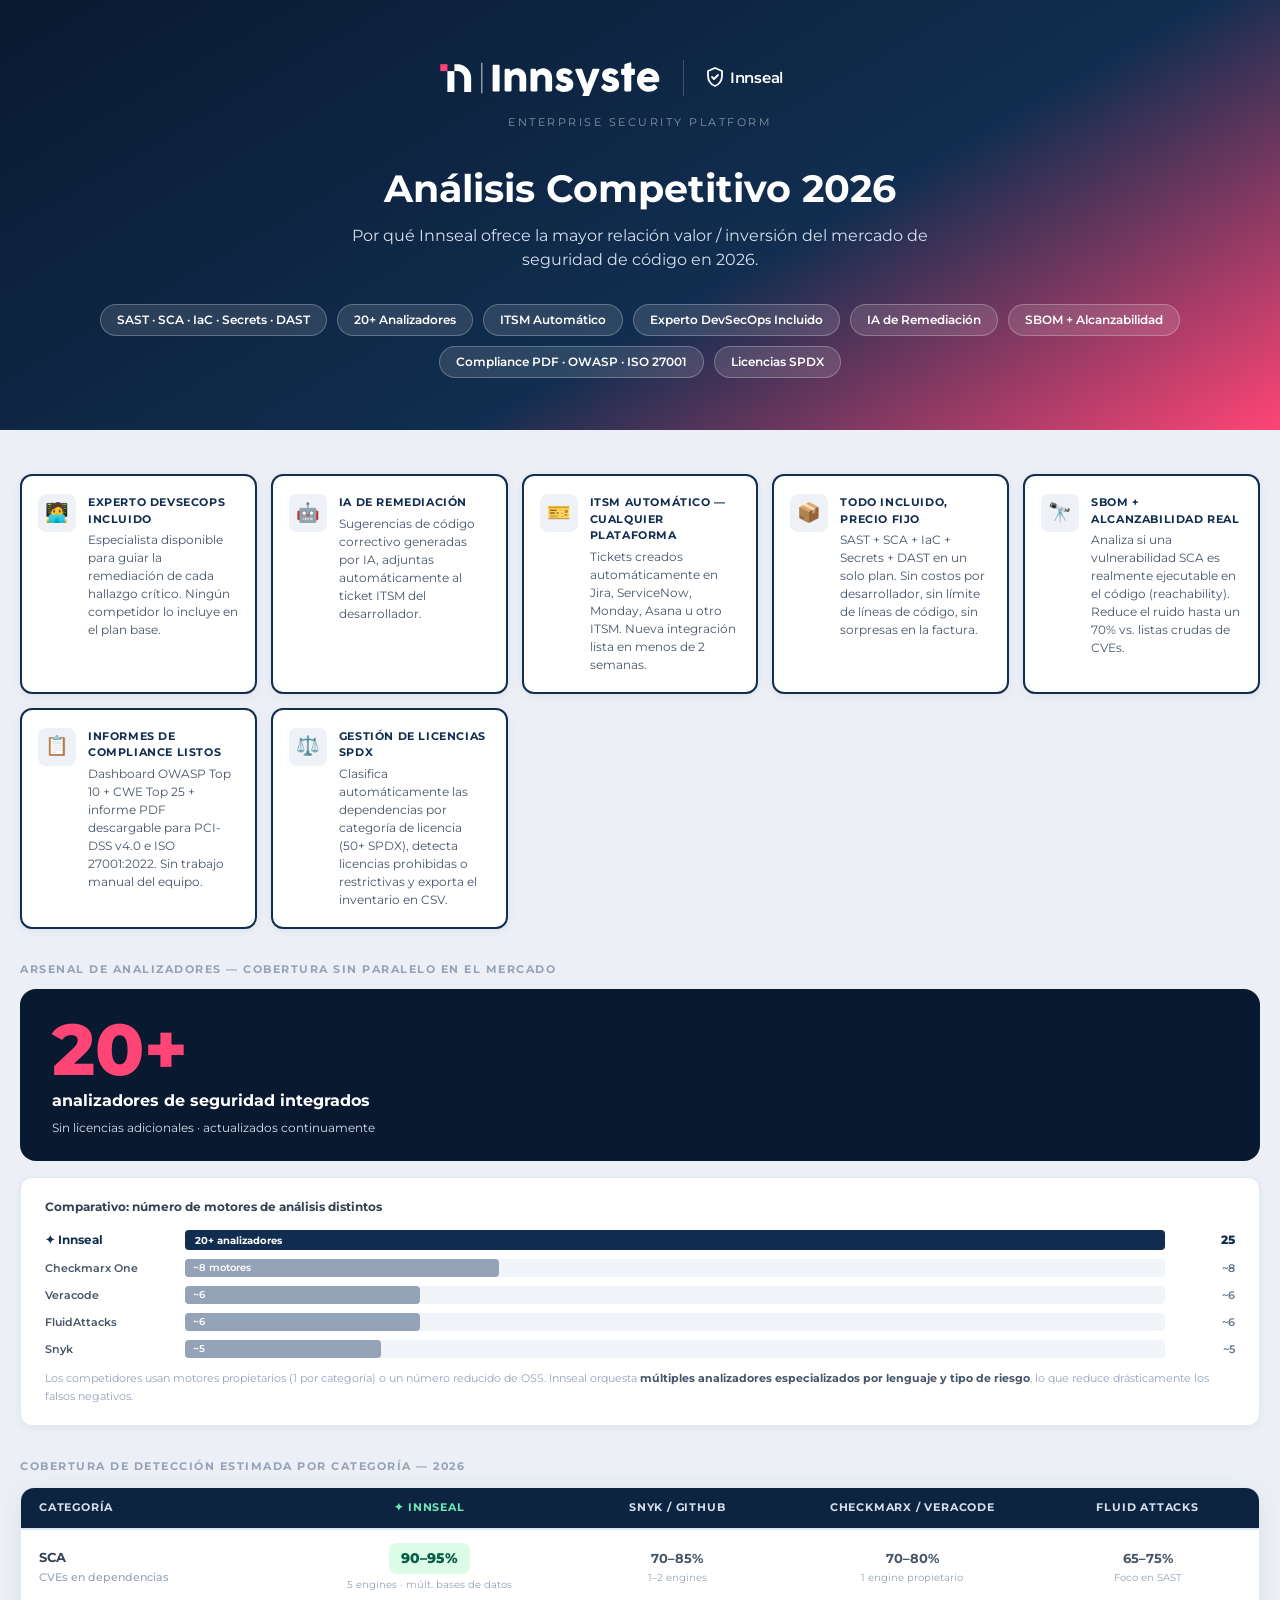
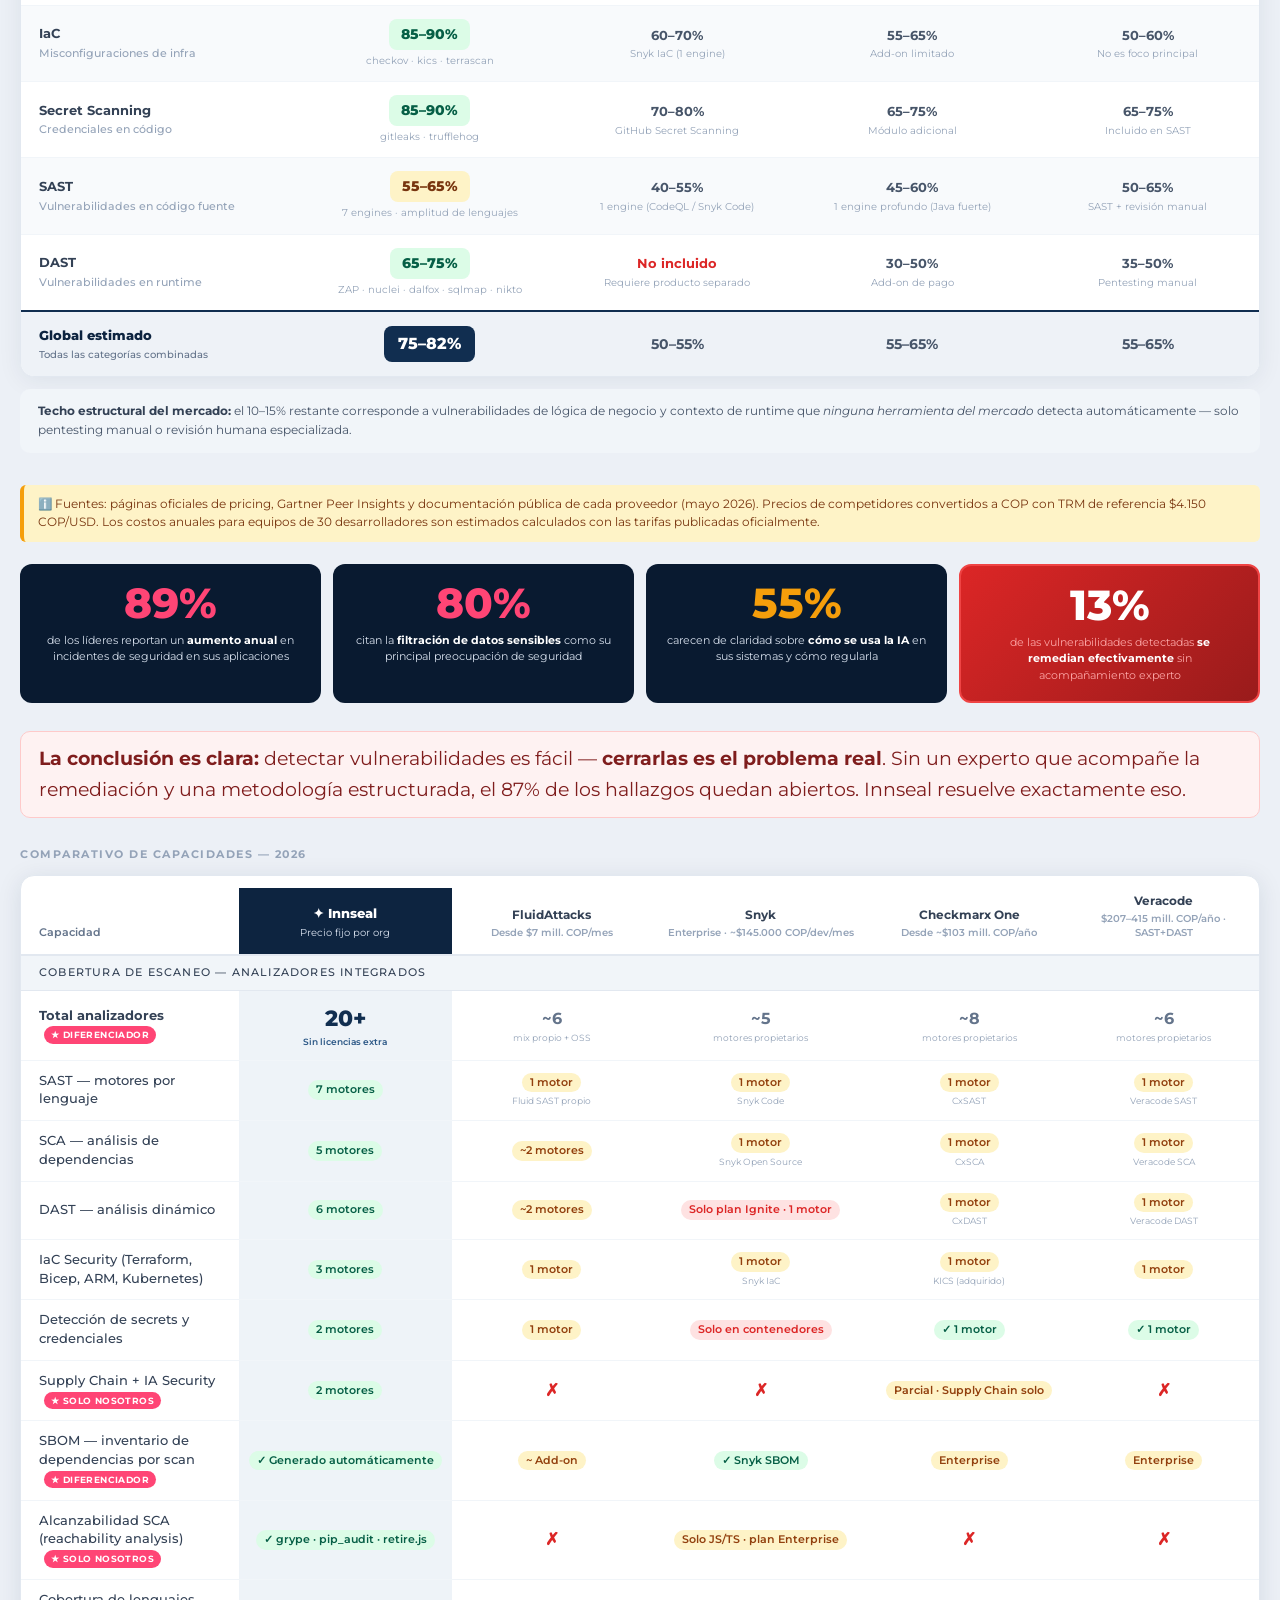
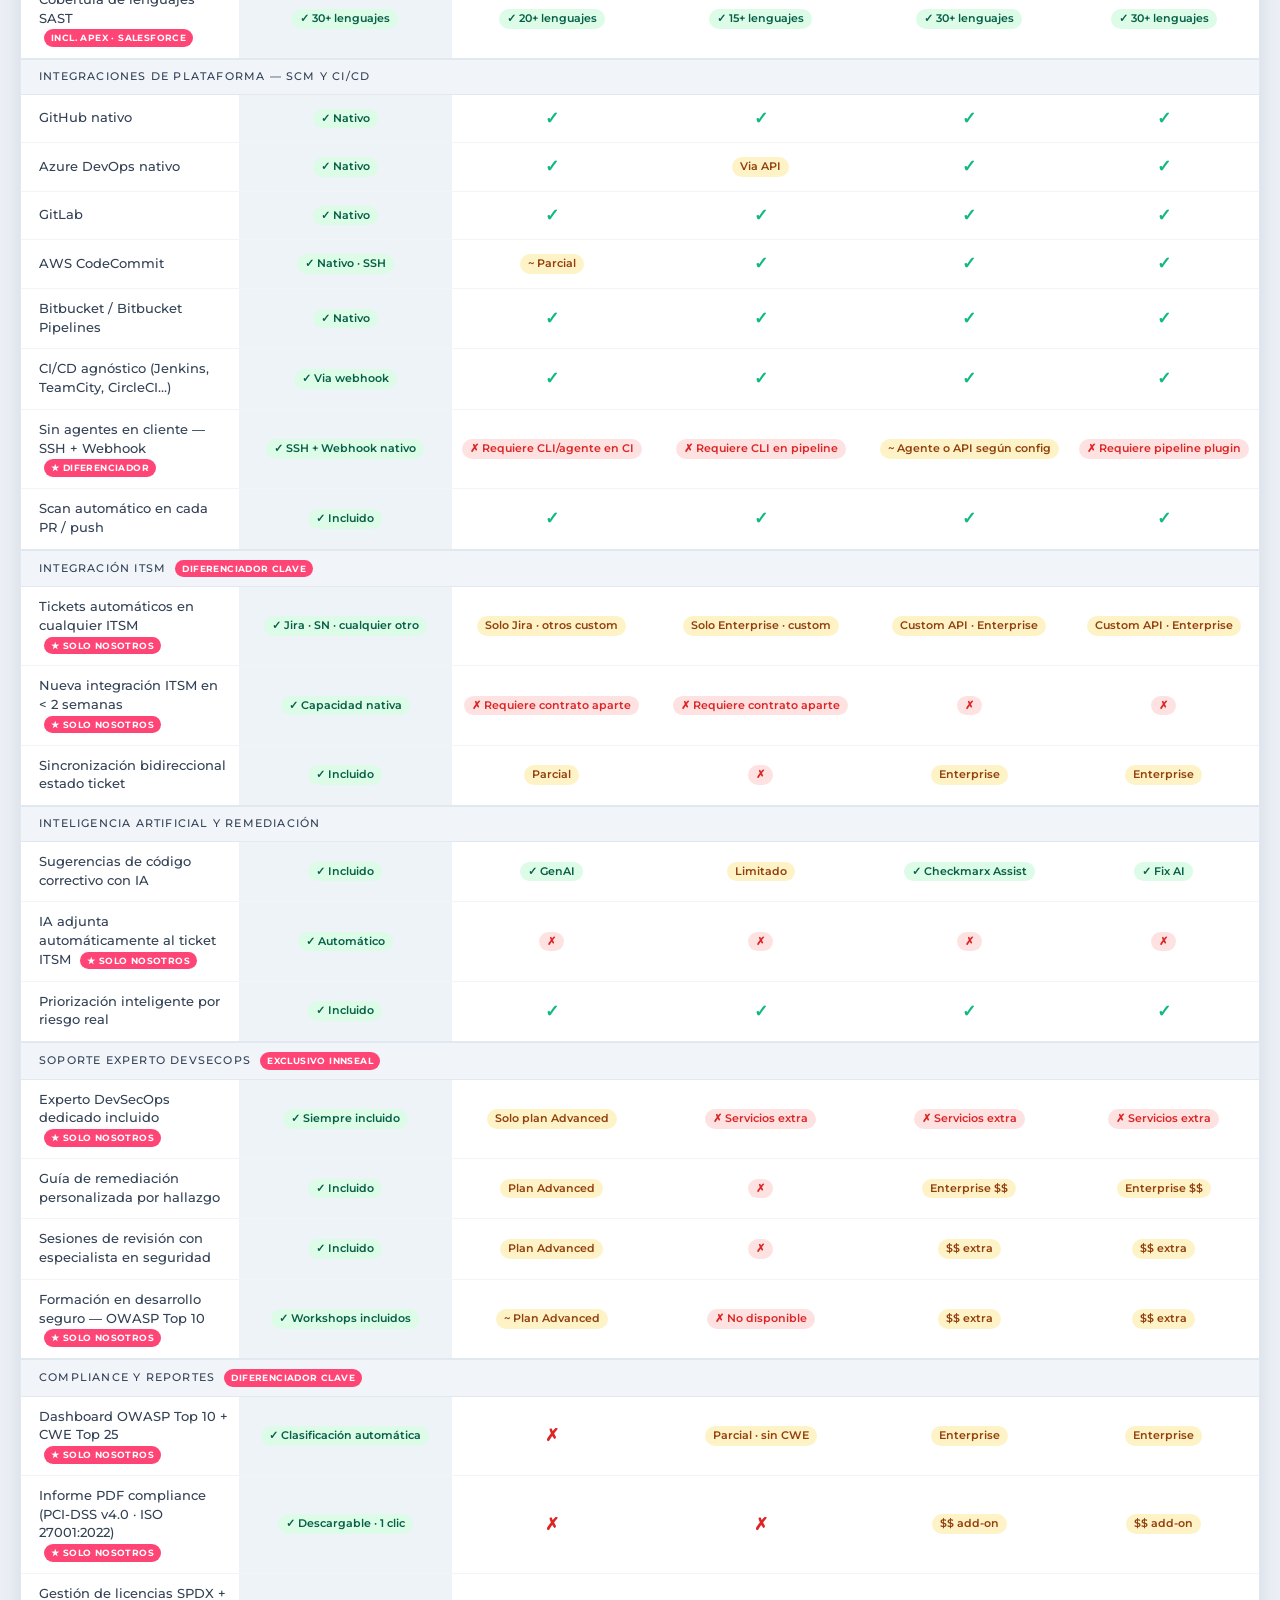
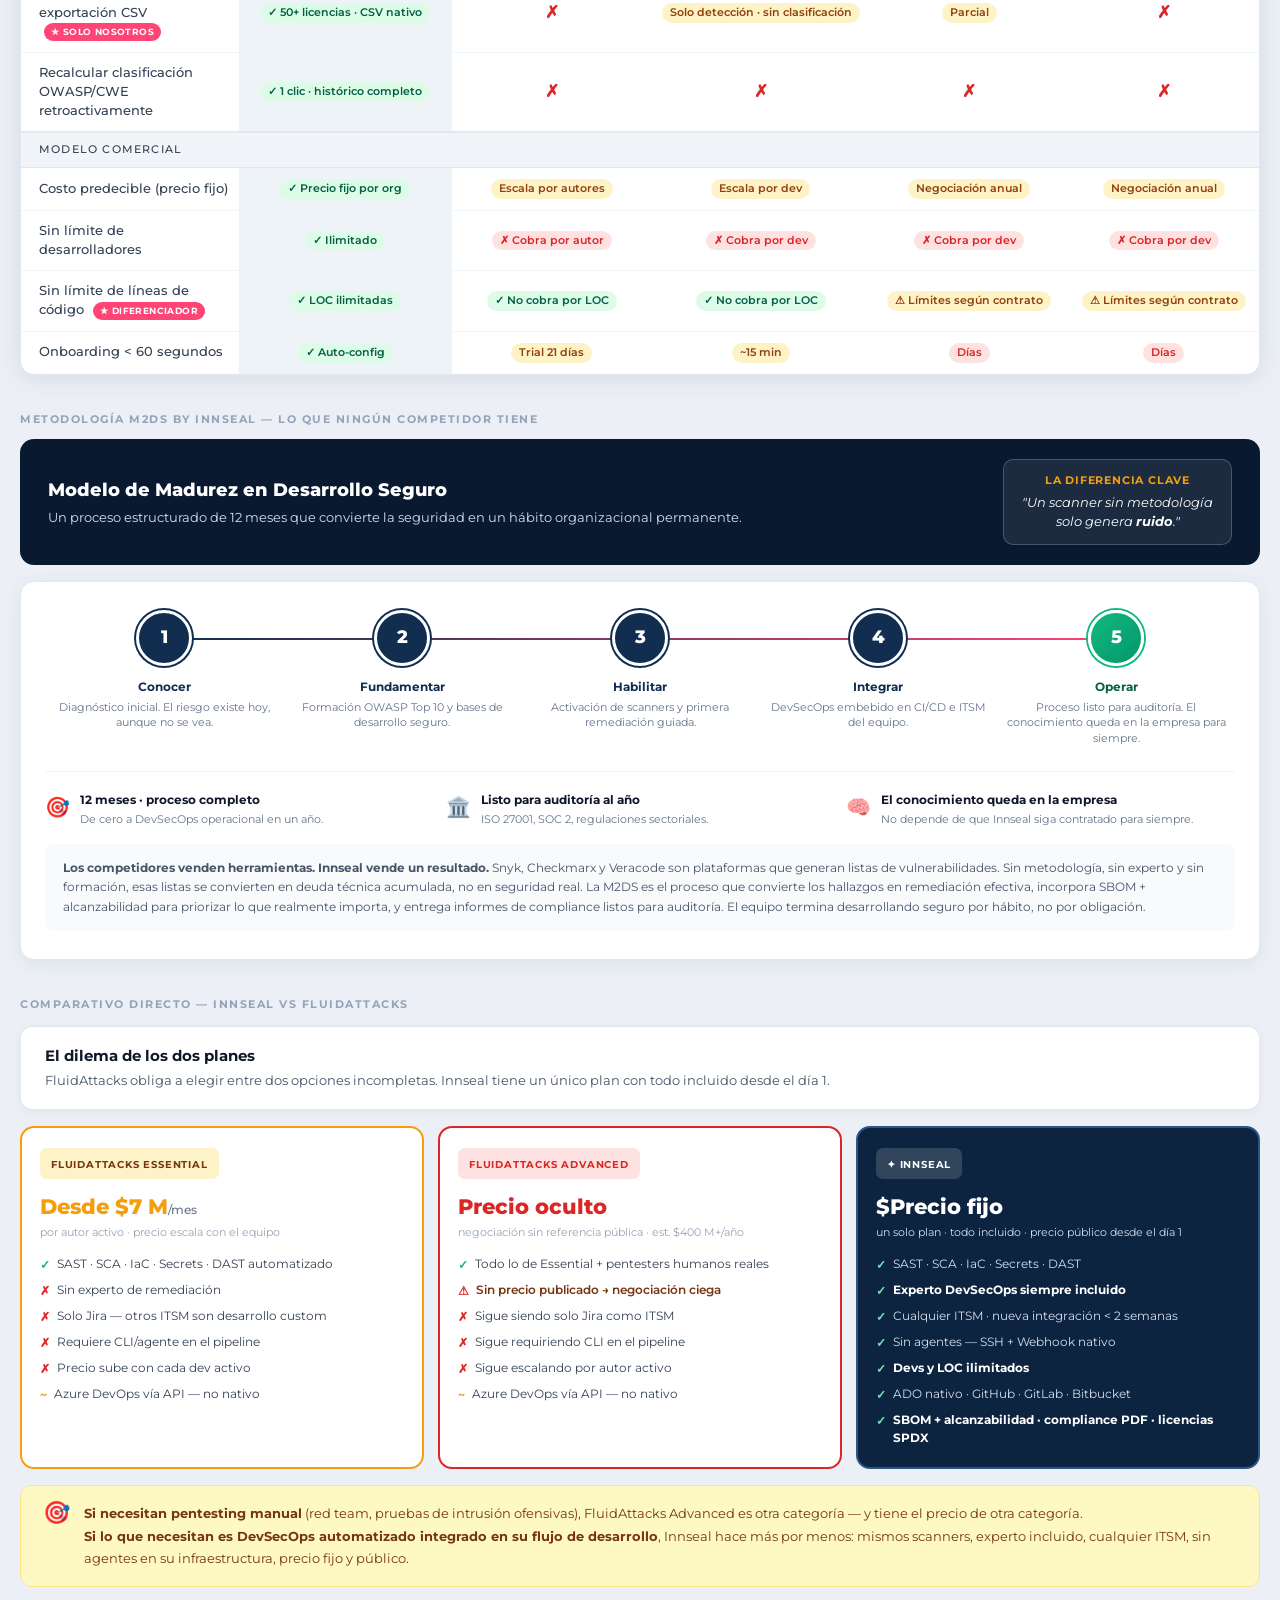
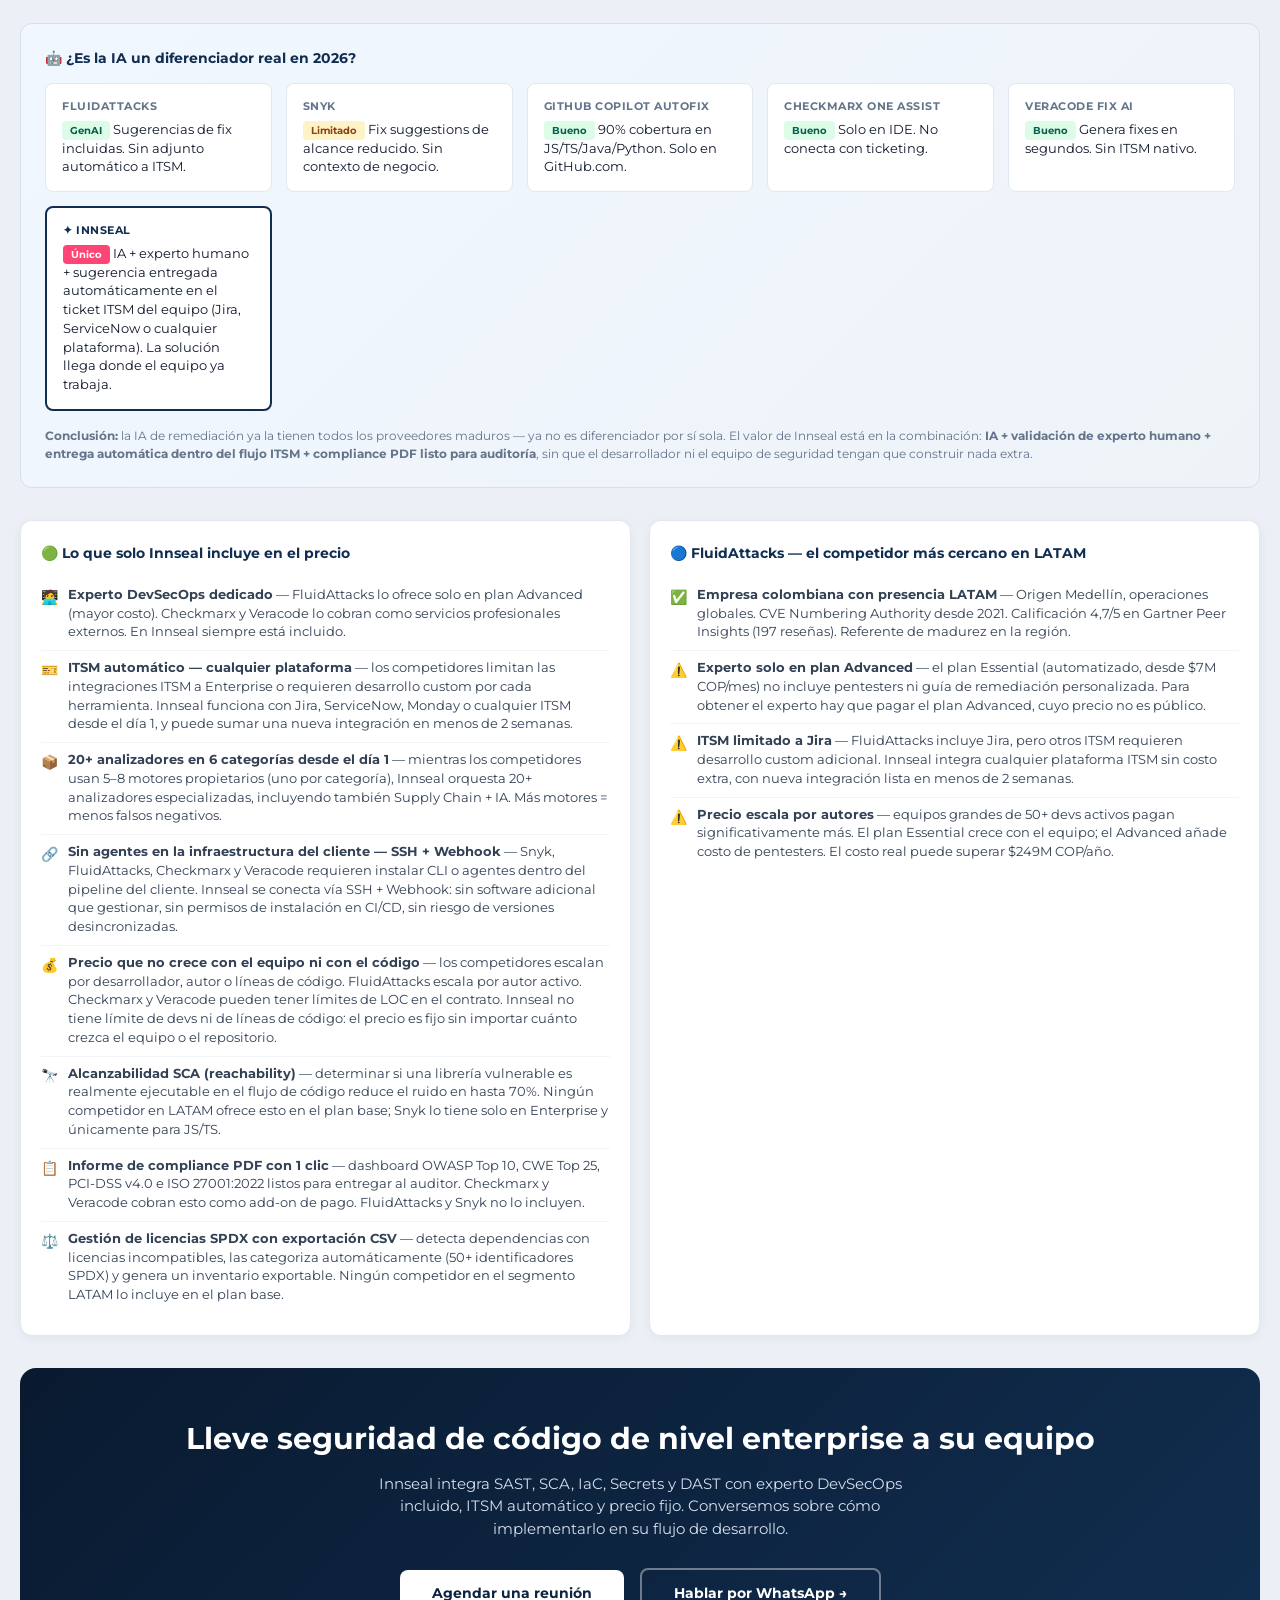
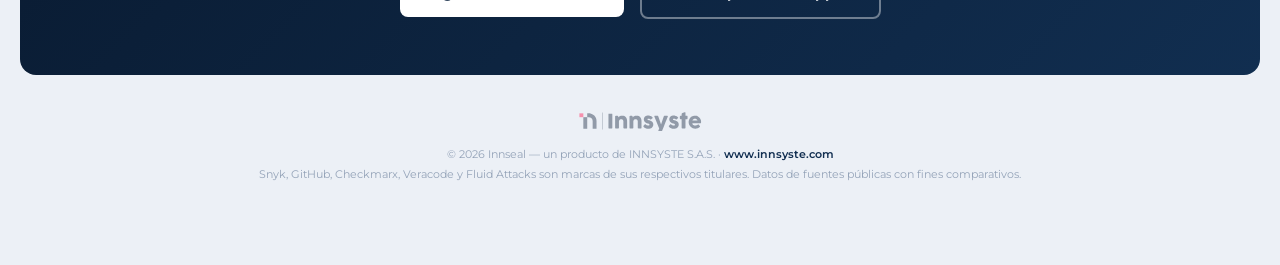
<file: innseal.html>
<!DOCTYPE html>
<html lang="es">
<head>
  <meta charset="UTF-8" />
  <meta name="viewport" content="width=device-width, initial-scale=1.0" />
  <meta name="description" content="Innseal — Análisis competitivo 2026 de plataformas de seguridad de código. Por qué Innseal, de INNSYSTE, ofrece la mayor relación valor / inversión del mercado." />
  <meta name="theme-color" content="#112e50" />
  <link rel="icon" type="image/svg+xml" href="assets/favicon.svg" />
  <title>Innseal — Análisis Competitivo 2026 | INNSYSTE</title>
  <link rel="preconnect" href="https://fonts.googleapis.com" />
  <link rel="preconnect" href="https://fonts.gstatic.com" crossorigin />
  <link href="https://fonts.googleapis.com/css2?family=Montserrat:wght@400;500;600;700;800;900&display=swap" rel="stylesheet" />
  <script type="text/javascript">
    (function(c,l,a,r,i,t,y){
        c[a]=c[a]||function(){(c[a].q=c[a].q||[]).push(arguments)};
        t=l.createElement(r);t.async=1;t.src="https://www.clarity.ms/tag/"+i;
        y=l.getElementsByTagName(r)[0];y.parentNode.insertBefore(t,y);
    })(window, document, "clarity", "script", "wooktj3dts");
  </script>
  <style>
    *, *::before, *::after { box-sizing: border-box; margin: 0; padding: 0; }

    :root {
      --navy-50:   #EEF2F7;
      --navy-100:  #D6DFEC;
      --navy-500:  #2a5685;
      --navy-600:  #112e50;
      --navy-700:  #0d2440;
      --navy-900:  #091a30;
      --accent:    #ff4575;
      --green:     #10B981;
      --green-bg:  #DCFCE7;
      --green-dark:#065F46;
      --red:       #DC2626;
      --red-bg:    #FEE2E2;
      --amber:     #F59E0B;
      --amber-bg:  #FEF3C7;
      --slate-50:  #F8FAFC;
      --slate-100: #F1F5F9;
      --slate-200: #E2E8F0;
      --slate-400: #94A3B8;
      --slate-500: #64748B;
      --slate-600: #475569;
      --slate-700: #334155;
      --slate-900: #0F172A;
    }

    body { font-family:'Montserrat',sans-serif; background:#ECF0F6; color:var(--slate-900); font-size:14px; line-height:1.5; }

    /* ── Header ── */
    .page-header {
      background: linear-gradient(150deg, var(--navy-900) 0%, var(--navy-600) 60%, #ff4575 100%);
      color:#fff; padding:60px 40px 52px; text-align:center;
    }
    .logo { font-size:30px; font-weight:800; letter-spacing:-.5px; margin-bottom:6px; }
    .logo span { font-weight:300; color:var(--navy-100); }
    .tagline { font-size:11px; color:rgba(255,255,255,.5); letter-spacing:2.5px; text-transform:uppercase; margin-bottom:36px; }
    .page-title { font-size:38px; font-weight:700; margin-bottom:14px; line-height:1.15; }
    .page-subtitle { font-size:16px; color:var(--navy-100); max-width:640px; margin:0 auto 32px; }
    .header-pills { display:flex; justify-content:center; gap:10px; flex-wrap:wrap; }
    .header-pill { background:rgba(255,255,255,.12); border:1px solid rgba(255,255,255,.25); color:#fff; font-size:12px; font-weight:600; padding:6px 16px; border-radius:999px; }

    /* ── Container ── */
    .container { max-width:1380px; margin:0 auto; padding:44px 20px 80px; }

    /* ── Pricing hero ── */
    .pricing-hero {
      background:var(--navy-600); border-radius:16px; padding:36px 40px;
      color:#fff; display:flex; align-items:center; justify-content:space-between;
      gap:32px; margin-bottom:32px; flex-wrap:wrap;
    }
    .pricing-hero-left h2 { font-size:13px; text-transform:uppercase; letter-spacing:1.5px; color:var(--navy-100); margin-bottom:8px; font-weight:600; }
    .cop-price { font-size:44px; font-weight:800; letter-spacing:-1.5px; line-height:1; font-family:'Montserrat',sans-serif; }
    .cop-unit  { font-size:17px; color:var(--navy-100); margin-top:6px; }
    .cop-year  { font-size:13px; color:rgba(255,255,255,.55); margin-top:6px; }
    .pricing-conversions { display:flex; gap:16px; flex-wrap:wrap; }
    .conv-card {
      background:rgba(255,255,255,.1); border:1px solid rgba(255,255,255,.15);
      border-radius:10px; padding:14px 20px; text-align:center; min-width:148px;
    }
    .conv-card .conv-label { font-size:10px; text-transform:uppercase; letter-spacing:1px; color:rgba(255,255,255,.55); margin-bottom:6px; }
    .conv-card .conv-val   { font-size:21px; font-weight:700; font-family:'Montserrat',sans-serif; }
    .conv-card .conv-sub   { font-size:10.5px; color:rgba(255,255,255,.5); margin-top:3px; }
    .pricing-hero-right {
      background:rgba(255,255,255,.08); border:1px solid rgba(255,255,255,.15);
      border-radius:12px; padding:16px 20px; font-size:12.5px; color:rgba(255,255,255,.8); max-width:280px;
    }
    .pricing-hero-right strong { color:#fff; }

    /* ── Diff cards ── */
    .diff-banner { display:grid; grid-template-columns:repeat(auto-fit,minmax(200px,1fr)); gap:14px; margin-bottom:32px; }
    .diff-card { background:#fff; border-radius:12px; border:2px solid var(--navy-600); padding:18px 16px; display:flex; align-items:flex-start; gap:12px; box-shadow:0 2px 10px rgba(15,42,66,.07); }
    .diff-icon { width:38px; height:38px; background:var(--navy-50); border-radius:8px; display:flex; align-items:center; justify-content:center; flex-shrink:0; font-size:19px; }
    .diff-title { font-size:11px; font-weight:700; color:var(--navy-600); margin-bottom:4px; text-transform:uppercase; letter-spacing:.6px; }
    .diff-desc  { font-size:12px; color:var(--slate-600); line-height:1.5; }

    /* ── Section label ── */
    .section-label { font-size:11px; font-weight:700; letter-spacing:1.5px; text-transform:uppercase; color:var(--slate-400); margin-bottom:12px; }

    /* ── Feature table ── */
    .table-wrap { overflow-x:auto; border-radius:14px; box-shadow:0 4px 24px rgba(15,42,66,.10); border:1px solid var(--slate-200); background:#fff; margin-bottom:36px; }
    table { width:100%; border-collapse:collapse; font-size:12.5px; }
    thead th { padding:0; vertical-align:bottom; border-bottom:2px solid var(--slate-200); }
    .th-inner { padding:16px 10px 14px; text-align:center; font-size:11px; font-weight:600; color:var(--slate-500); }
    .th-inner.us { background:var(--navy-700); color:#fff; }
    .th-inner.us .vname { font-size:13px; font-weight:800; color:#fff; display:block; }
    .th-inner.us .vsub  { font-size:9.5px; color:var(--navy-100); font-weight:400; display:block; margin-top:3px; }
    .vname { font-size:12px; font-weight:700; color:var(--slate-700); display:block; }
    .vsub  { font-size:9.5px; color:var(--slate-400); display:block; margin-top:2px; }
    .col-us { background:#EEF3F8; }
    .feature-group td { background:var(--slate-100); padding:9px 16px; font-size:10.5px; font-weight:700; color:var(--slate-500); text-transform:uppercase; letter-spacing:1.2px; border-top:2px solid var(--slate-200); border-bottom:1px solid var(--slate-200); }
    .feature-group td.col-us { background:#D8E2EF; color:var(--navy-700); }
    tbody tr td { padding:11px 10px; border-bottom:1px solid var(--slate-100); vertical-align:middle; text-align:center; }
    tbody tr td:first-child { text-align:left; font-weight:500; color:var(--slate-700); padding-left:18px; min-width:210px; }
    tbody tr:last-child td { border-bottom:none; }
    tbody tr:hover td { background:var(--slate-50); }
    tbody tr:hover td.col-us { background:#dce8f2; }
    .yes { color:var(--green); font-weight:700; font-size:17px; }
    .no  { color:var(--red);   font-weight:700; font-size:17px; }
    .chip { display:inline-block; padding:2px 8px; border-radius:999px; font-size:10.5px; font-weight:600; white-space:nowrap; }
    .chip-green { background:var(--green-bg); color:var(--green-dark); }
    .chip-red   { background:var(--red-bg);   color:var(--red); }
    .chip-amber { background:var(--amber-bg); color:#92400E; }
    .chip-slate { background:var(--slate-100);color:var(--slate-500); }
    .badge-only { display:inline-flex; align-items:center; background:var(--accent); color:#fff; font-size:9px; font-weight:700; padding:2px 7px; border-radius:999px; text-transform:uppercase; letter-spacing:.4px; margin-left:5px; vertical-align:middle; }

    /* ── Pricing comparison table ── */
    .ptable-wrap { background:#fff; border-radius:14px; border:1px solid var(--slate-200); box-shadow:0 4px 24px rgba(15,42,66,.10); overflow:hidden; margin-bottom:36px; }

    .pt-header {
      display:grid;
      grid-template-columns: 200px repeat(8, 1fr);
      background:var(--slate-900);
      color:#fff;
    }
    .pth { padding:14px 8px; font-size:11px; font-weight:700; text-align:center; border-right:1px solid rgba(255,255,255,.08); }
    .pth:first-child { text-align:left; padding-left:16px; font-size:10px; text-transform:uppercase; letter-spacing:1px; color:var(--slate-400); }
    .pth.us { background:var(--navy-600); }
    .pth .pth-sub { font-size:9px; font-weight:400; color:rgba(255,255,255,.45); display:block; margin-top:2px; }

    .pt-row { display:grid; grid-template-columns: 200px repeat(8, 1fr); border-bottom:1px solid var(--slate-100); }
    .pt-row:last-child { border-bottom:none; }

    .ptd {
      padding:13px 8px; text-align:center;
      font-family:'Montserrat',sans-serif; font-size:11.5px; font-weight:500;
      color:var(--slate-700); border-right:1px solid var(--slate-100);
      display:flex; flex-direction:column; align-items:center; justify-content:center; gap:3px;
    }
    .ptd:first-child {
      font-family:'Montserrat',sans-serif; font-size:12px; font-weight:600;
      color:var(--slate-600); text-align:left; align-items:flex-start; padding-left:16px;
    }
    .ptd.us { background:var(--navy-50); }
    .pt-row.highlight .ptd { background:var(--slate-50); }
    .pt-row.highlight .ptd.us { background:#D8E2EF; }

    .pm { font-size:15px; font-weight:700; color:var(--slate-900); display:block; }
    .ptd.us .pm { color:var(--navy-700); font-size:16px; }
    .pt-row.highlight .ptd.us .pm { font-size:17px; color:var(--navy-700); }
    .pt-row.highlight .ptd:not(.us) .pm { font-size:15px; }
    .ps { font-size:10px; color:var(--slate-400); display:block; font-family:'Montserrat',sans-serif; font-weight:400; }
    .pt-row-lbl { font-weight:700; color:var(--slate-800); display:block; }
    .pt-row-sub { font-size:10px; font-weight:400; color:var(--slate-400); display:block; margin-top:2px; }

    /* ── AI section ── */
    .ai-card { background:linear-gradient(135deg,#F0F7FF 0%,#EEF3F8 100%); border:1px solid var(--navy-100); border-radius:12px; padding:24px; margin-bottom:32px; }
    .ai-card h3 { font-size:14px; font-weight:700; color:var(--navy-600); margin-bottom:14px; }
    .ai-grid { display:grid; grid-template-columns:repeat(auto-fit,minmax(200px,1fr)); gap:14px; }
    .ai-item { background:#fff; border-radius:8px; padding:14px 16px; border:1px solid var(--slate-200); }
    .ai-item .ai-label { font-size:11px; font-weight:700; color:var(--slate-500); text-transform:uppercase; letter-spacing:.5px; margin-bottom:6px; }
    .ai-item .ai-val { font-size:12.5px; color:var(--slate-800); }
    .ai-badge { display:inline-block; padding:2px 8px; border-radius:4px; font-size:10px; font-weight:700; }
    .ai-yes { background:var(--green-bg); color:var(--green-dark); }
    .ai-partial { background:var(--amber-bg); color:#92400E; }
    .ai-no { background:var(--red-bg); color:var(--red); }
    .ai-star { background:var(--accent); color:#fff; }

    /* ── Summary ── */
    .summary-grid { display:grid; grid-template-columns:1fr 1fr; gap:18px; margin-bottom:32px; }
    @media(max-width:720px){ .summary-grid{grid-template-columns:1fr;} }
    .summary-card { background:#fff; border-radius:12px; padding:22px 20px; border:1px solid var(--slate-200); box-shadow:0 2px 8px rgba(15,42,66,.06); }
    .summary-card h3 { font-size:14px; font-weight:700; color:var(--navy-600); margin-bottom:14px; }
    .summary-card ul { list-style:none; }
    .summary-card ul li { padding:8px 0; border-bottom:1px solid var(--slate-100); font-size:12.5px; color:var(--slate-700); display:flex; align-items:flex-start; gap:10px; }
    .summary-card ul li:last-child { border-bottom:none; }
    .li-icon { flex-shrink:0; font-size:14px; margin-top:1px; }

    /* ── CTA ── */
    .cta-block { background:linear-gradient(135deg,var(--navy-900) 0%,var(--navy-600) 100%); border-radius:16px; padding:48px 40px; text-align:center; color:#fff; }
    .cta-block h2 { font-size:30px; font-weight:700; margin-bottom:12px; }
    .cta-block p  { color:var(--navy-100); font-size:15px; max-width:560px; margin:0 auto 28px; }
    .cta-btn { display:inline-block; background:#fff; color:var(--navy-700); font-weight:700; font-size:14px; padding:13px 32px; border-radius:8px; text-decoration:none; margin:0 6px 8px; }
    .cta-btn.outline { background:transparent; color:#fff; border:2px solid rgba(255,255,255,.4); }

    .foot { text-align:center; margin-top:36px; font-size:11px; color:var(--slate-400); line-height:1.8; }
    .note { background:var(--amber-bg); border-left:4px solid var(--amber); border-radius:6px; padding:11px 14px; font-size:11.5px; color:#78350F; margin-bottom:22px; }
  </style>
</head>
<body>

<!-- ══ HEADER ══ -->
<header class="page-header">

  <!-- Innsyste company logo -->
  <div style="display:flex;align-items:center;justify-content:center;gap:20px;margin-bottom:18px;flex-wrap:wrap;">
    <svg xmlns="http://www.w3.org/2000/svg" viewBox="72 452 930 148" style="height:36px;color:#fff;" role="img" aria-label="Innsyste">
      <rect fill="#ff4575" x="90.13" y="468.98" width="28.49" height="28.99" transform="translate(587.84 379.1) rotate(90)"/>
      <rect fill="currentColor" x="90.39" y="526.19" width="85.66" height="28.71" transform="translate(673.77 407.32) rotate(90)"/>
      <path fill="currentColor" d="M155.57,469.23h-7.98v28.49h11.54c7.6,0,14.93,2.93,20.32,8.28.04.04.08.08.13.13,5.57,5.57,8.36,12.3,8.36,20.18v57.07h28.54v-57.07c0-7.58-1.45-14.86-4.35-21.85-2.9-6.98-7.02-13.15-12.37-18.5-5.35-5.35-11.52-9.47-18.5-12.37-4.48-1.86-8.25-2.76-10.33-3.19-.65-.13-2.86-.58-5.85-.89-3.83-.4-7.08-.39-9.5-.28Z"/>
      <rect fill="currentColor" x="258.96" y="463.54" width="3.29" height="125.45"/>
      <path fill="currentColor" d="M304.9,475.2c0-.88.27-1.65.81-2.28.54-.64,1.35-.96,2.43-.96h21.66c.74,0,1.52.29,2.36.88.83.59,1.25,1.38,1.25,2.36v102.93c0,2.16-1.2,3.24-3.61,3.24h-21.66c-2.16,0-3.24-1.08-3.24-3.24v-102.93Z"/>
      <path fill="currentColor" d="M356.03,489.12c.64-.54,1.31-.88,2.03-1.03.71-.15,1.39-.22,2.03-.22h11.13c.88,0,1.65.16,2.28.48.64.32,1.18.75,1.62,1.29.44.54.8,1.15,1.07,1.84.27.69.53,1.39.77,2.13l1.55,6.47c.74-1.52,1.93-3.09,3.57-4.7,1.64-1.62,3.68-3.09,6.12-4.41,2.43-1.32,5.24-2.41,8.44-3.27,3.19-.86,6.75-1.29,10.68-1.29,5.6,0,10.6,1.08,14.99,3.23,4.4,2.15,8.13,5.09,11.2,8.82,3.07,3.72,5.4,8.07,7,13.05,1.6,4.98,2.39,10.29,2.39,15.94v48.26c0,1.87-.41,3.28-1.22,4.24-.81.96-2.1,1.44-3.87,1.44h-17.02c-2.11,0-3.56-.36-4.35-1.07-.79-.71-1.18-2.1-1.18-4.16v-47.97c0-2.11-.48-4.11-1.44-6-.96-1.89-2.22-3.56-3.79-5.01-1.57-1.45-3.35-2.59-5.34-3.43-1.99-.83-4.02-1.25-6.08-1.25-1.77,0-3.57.39-5.42,1.18-1.84.79-3.54,1.88-5.08,3.28-1.55,1.4-2.85,3.05-3.91,4.94-1.06,1.89-1.66,3.94-1.8,6.15v47.89c0,.84-.16,1.67-.48,2.5-.32.84-.8,1.47-1.44,1.92-.64.39-1.24.66-1.81.81-.56.15-1.22.22-1.95.22h-16.65c-2.11,0-3.64-.52-4.57-1.55-.93-1.03-1.4-2.41-1.4-4.13v-82.4c0-.93.21-1.79.63-2.57.42-.78.99-1.4,1.73-1.84l-.44.22Z"/>
      <path fill="currentColor" d="M462.5,489.12c.64-.54,1.31-.88,2.03-1.03.71-.15,1.39-.22,2.03-.22h11.13c.88,0,1.65.16,2.28.48.64.32,1.18.75,1.62,1.29.44.54.8,1.15,1.07,1.84.27.69.53,1.39.77,2.13l1.55,6.47c.74-1.52,1.93-3.09,3.57-4.7,1.64-1.62,3.68-3.09,6.12-4.41,2.43-1.32,5.24-2.41,8.44-3.27,3.19-.86,6.75-1.29,10.68-1.29,5.6,0,10.6,1.08,14.99,3.23,4.4,2.15,8.13,5.09,11.2,8.82,3.07,3.72,5.4,8.07,7,13.05,1.6,4.98,2.39,10.29,2.39,15.94v48.26c0,1.87-.41,3.28-1.22,4.24-.81.96-2.1,1.44-3.87,1.44h-17.02c-2.11,0-3.56-.36-4.35-1.07-.79-.71-1.18-2.1-1.18-4.16v-47.97c0-2.11-.48-4.11-1.44-6-.96-1.89-2.22-3.56-3.79-5.01-1.57-1.45-3.35-2.59-5.34-3.43-1.99-.83-4.02-1.25-6.08-1.25-1.77,0-3.57.39-5.42,1.18-1.84.79-3.54,1.88-5.08,3.28-1.55,1.4-2.85,3.05-3.91,4.94-1.06,1.89-1.66,3.94-1.8,6.15v47.89c0,.84-.16,1.67-.48,2.5-.32.84-.8,1.47-1.44,1.92-.64.39-1.24.66-1.81.81-.56.15-1.22.22-1.95.22h-16.65c-2.11,0-3.64-.52-4.57-1.55-.93-1.03-1.4-2.41-1.4-4.13v-82.4c0-.93.21-1.79.63-2.57.42-.78.99-1.4,1.73-1.84l-.44.22Z"/>
      <path fill="currentColor" d="M581.05,552.27c1.33,1.33,2.76,2.44,4.31,3.35,1.55.91,3.03,1.65,4.46,2.21,1.42.56,2.68.97,3.76,1.22,1.08.25,1.82.37,2.21.37.93,0,2.12-.04,3.57-.11,1.45-.07,2.84-.29,4.16-.66,1.33-.37,2.47-.97,3.43-1.81.96-.84,1.44-2.01,1.44-3.54,0-1.38-.27-2.47-.81-3.28-.54-.81-1.33-1.5-2.36-2.06-1.03-.56-2.3-1.07-3.79-1.51-1.5-.44-3.18-.96-5.05-1.55-5.89-1.57-10.76-3.46-14.59-5.67-3.83-2.21-6.87-4.68-9.1-7.4-2.24-2.73-3.79-5.66-4.68-8.8-.88-3.14-1.33-6.46-1.33-9.95,0-4.08.81-7.78,2.43-11.13,1.62-3.34,3.93-6.2,6.93-8.58,3-2.38,6.58-4.22,10.76-5.53,4.17-1.3,8.82-1.95,13.93-1.95,3.09,0,5.99.26,8.69.77,2.7.52,5.28,1.33,7.74,2.43,2.46,1.11,4.85,2.53,7.18,4.27,2.33,1.74,4.65,3.82,6.96,6.23.83.98,1.26,1.9,1.29,2.76.02.86-.53,1.78-1.66,2.76-1.92,1.57-3.75,3.12-5.49,4.64-1.74,1.52-3.55,3.22-5.42,5.08-.59.49-1.18.8-1.77.92-.59.12-1.15.11-1.69-.04-.54-.15-1.06-.39-1.55-.74-.49-.34-.93-.76-1.33-1.25-1.72-1.92-3.68-3.21-5.89-3.87-2.21-.66-4.27-.99-6.19-.99-2.41,0-4.32.42-5.75,1.25-1.43.84-2.09,2.11-1.99,3.83.1,1.28.58,2.27,1.44,2.98.86.71,1.92,1.29,3.17,1.73,1.25.44,2.58.8,3.98,1.07,1.4.27,2.69.58,3.87.92,4.42,1.43,8.47,2.97,12.16,4.64,3.68,1.67,6.88,3.72,9.58,6.15,2.7,2.43,4.8,5.34,6.3,8.73,1.5,3.39,2.25,7.52,2.25,12.38s-.97,9.21-2.91,13.04c-1.94,3.83-4.61,7.05-7.99,9.65-3.39,2.6-7.4,4.59-12.05,5.97-4.64,1.37-9.64,2.06-14.99,2.06-3.05,0-6.14-.27-9.28-.81-3.14-.54-6.19-1.41-9.14-2.62-2.95-1.2-5.75-2.75-8.4-4.64-2.65-1.89-5.01-4.19-7.07-6.89-.54-.69-.95-1.41-1.22-2.17-.27-.76-.39-1.51-.37-2.25.02-.74.17-1.41.44-2.03.27-.61.7-1.14,1.29-1.58l9.51-9.51c1.18-.98,2.22-1.33,3.13-1.03.91.3,2.07,1.13,3.5,2.51Z"/>
      <path fill="currentColor" d="M645.15,494.87c-.79-1.96-.8-3.65-.04-5.05.76-1.4,2.44-2.1,5.05-2.1h18.2c1.23,0,2.23.38,3.02,1.14.79.76,1.37,1.71,1.77,2.84l20.85,59.31,20.41-59.31c.54-1.57,1.23-2.63,2.06-3.17.83-.54,1.99-.81,3.46-.81h18.94c1.37,0,2.46.18,3.24.55.79.37,1.34.86,1.66,1.47.32.61.43,1.3.33,2.06-.1.76-.29,1.51-.59,2.25-1.87,4.62-3.91,9.66-6.12,15.14-2.21,5.48-4.51,11.18-6.89,17.09-2.38,5.92-4.8,11.94-7.26,18.05-2.46,6.12-4.85,12.12-7.18,18.01-2.33,5.9-4.58,11.56-6.74,16.98-2.16,5.43-4.14,10.41-5.93,14.96-1.79,4.54-3.35,8.53-4.68,11.97-1.33,3.44-2.33,6.09-3.02,7.96l.22-.37c-.34,1.33-.96,2.39-1.84,3.21-.88.81-1.97,1.22-3.24,1.22h-17.02c-2.21,0-3.72-.43-4.53-1.29-.81-.86-1.22-2.12-1.22-3.79,0-.64.09-1.13.26-1.47.17-.34.31-.56.41-.66l11.57-30.06-35.15-86.13Z"/>
      <path fill="currentColor" d="M769.38,552.27c1.33,1.33,2.76,2.44,4.31,3.35,1.55.91,3.03,1.65,4.46,2.21,1.42.56,2.68.97,3.76,1.22,1.08.25,1.82.37,2.21.37.93,0,2.12-.04,3.57-.11,1.45-.07,2.84-.29,4.16-.66,1.33-.37,2.47-.97,3.43-1.81.96-.84,1.44-2.01,1.44-3.54,0-1.38-.27-2.47-.81-3.28-.54-.81-1.33-1.5-2.36-2.06-1.03-.56-2.3-1.07-3.79-1.51-1.5-.44-3.18-.96-5.05-1.55-5.89-1.57-10.76-3.46-14.59-5.67-3.83-2.21-6.87-4.68-9.1-7.4-2.24-2.73-3.79-5.66-4.68-8.8-.88-3.14-1.33-6.46-1.33-9.95,0-4.08.81-7.78,2.43-11.13,1.62-3.34,3.93-6.2,6.93-8.58,3-2.38,6.58-4.22,10.76-5.53,4.17-1.3,8.82-1.95,13.93-1.95,3.09,0,5.99.26,8.69.77,2.7.52,5.28,1.33,7.74,2.43,2.46,1.11,4.85,2.53,7.18,4.27,2.33,1.74,4.65,3.82,6.96,6.23.83.98,1.26,1.9,1.29,2.76.02.86-.53,1.78-1.66,2.76-1.92,1.57-3.75,3.12-5.49,4.64-1.74,1.52-3.55,3.22-5.42,5.08-.59.49-1.18.8-1.77.92-.59.12-1.15.11-1.69-.04-.54-.15-1.06-.39-1.55-.74-.49-.34-.93-.76-1.33-1.25-1.72-1.92-3.68-3.21-5.89-3.87-2.21-.66-4.27-.99-6.19-.99-2.41,0-4.32.42-5.75,1.25-1.43.84-2.09,2.11-1.99,3.83.1,1.28.58,2.27,1.44,2.98.86.71,1.92,1.29,3.17,1.73,1.25.44,2.58.8,3.98,1.07,1.4.27,2.69.58,3.87.92,4.42,1.43,8.47,2.97,12.16,4.64,3.68,1.67,6.88,3.72,9.58,6.15,2.7,2.43,4.8,5.34,6.3,8.73,1.5,3.39,2.25,7.52,2.25,12.38s-.97,9.21-2.91,13.04c-1.94,3.83-4.61,7.05-7.99,9.65-3.39,2.6-7.4,4.59-12.05,5.97-4.64,1.37-9.64,2.06-14.99,2.06-3.05,0-6.14-.27-9.28-.81-3.14-.54-6.19-1.41-9.14-2.62-2.95-1.2-5.75-2.75-8.4-4.64-2.65-1.89-5.01-4.19-7.07-6.89-.54-.69-.95-1.41-1.22-2.17-.27-.76-.39-1.51-.37-2.25.02-.74.17-1.41.44-2.03.27-.61.7-1.14,1.29-1.58l9.51-9.51c1.18-.98,2.22-1.33,3.13-1.03.91.3,2.07,1.13,3.5,2.51Z"/>
      <path fill="currentColor" d="M846.38,473.21c0-1.52.5-2.66,1.51-3.43,1.01-.76,2.44-1.49,4.31-2.17l16.73-5.82c.24-.05.48-.07.7-.07h.63c1.82,0,3.03.53,3.65,1.58.61,1.06.92,2.44.92,4.16l-.07,20.26h10.09c1.57,0,2.85.47,3.83,1.4.98.93,1.47,2.33,1.47,4.2v14.22c0,2.06-.49,3.57-1.47,4.53-.98.96-2.26,1.44-3.83,1.44h-10.09l.07,62.19c0,1.87-.54,3.28-1.62,4.24-1.08.96-2.58,1.44-4.49,1.44h-16.65c-3.78,0-5.67-1.89-5.67-5.67l-.07-62.19h-7.59c-3.78,0-5.67-1.99-5.67-5.97v-14.22c0-3.73,1.89-5.6,5.67-5.6h7.59l.07-14.52Z"/>
      <path fill="currentColor" d="M979.59,570.17c-4.32,3.98-9.19,7.09-14.59,9.32-5.4,2.23-11.13,3.35-17.17,3.35-6.73,0-13.09-1.23-19.08-3.68-5.99-2.46-11.25-5.86-15.77-10.21-4.52-4.35-8.11-9.47-10.76-15.36-2.65-5.89-3.98-12.31-3.98-19.23,0-4.32.53-8.51,1.58-12.56,1.06-4.05,2.55-7.85,4.49-11.38,1.94-3.54,4.3-6.79,7.07-9.76,2.77-2.97,5.88-5.51,9.32-7.63,3.44-2.11,7.17-3.76,11.2-4.94,4.03-1.18,8.28-1.77,12.75-1.77,4.08,0,8.03.54,11.86,1.62,3.83,1.08,7.43,2.6,10.79,4.57,3.36,1.97,6.45,4.32,9.25,7.07,2.8,2.75,5.21,5.76,7.22,9.03,2.01,3.27,3.57,6.75,4.68,10.46,1.11,3.71,1.66,7.53,1.66,11.46,0,2.56-.04,4.64-.11,6.26-.07,1.62-.45,2.91-1.14,3.87-.69.96-1.83,1.62-3.43,1.99-1.6.37-3.94.55-7.04.55h-53.05c.49,3.14,1.49,5.77,2.98,7.88,1.5,2.11,3.23,3.79,5.19,5.05,1.96,1.25,4.05,2.15,6.26,2.69,2.21.54,4.3.81,6.26.81,1.77,0,3.58-.18,5.45-.55,1.87-.37,3.67-.86,5.42-1.47,1.74-.61,3.34-1.33,4.79-2.14,1.45-.81,2.62-1.66,3.5-2.54.79-.64,1.46-1.12,2.03-1.44.56-.32,1.17-.48,1.81-.48s1.29.22,1.95.66c.66.44,1.41,1.08,2.25,1.92l7.81,8.84c.54.64.88,1.22,1.03,1.73.15.52.22,1.04.22,1.59,0,.98-.27,1.83-.81,2.54-.54.71-1.18,1.34-1.92,1.88ZM944.15,508.8c-1.92,0-3.77.38-5.56,1.14-1.79.76-3.48,1.78-5.05,3.06-1.57,1.28-2.98,2.73-4.24,4.35-1.25,1.62-2.27,3.27-3.06,4.94h37.65c-1.03-1.92-2.15-3.68-3.35-5.31-1.2-1.62-2.58-3.04-4.13-4.27-1.55-1.23-3.32-2.19-5.3-2.87-1.99-.69-4.31-1.03-6.96-1.03Z"/>
    </svg>
    <div style="width:1px;height:36px;background:rgba(255,255,255,.2);"></div>
    <!-- Innseal product logo -->
    <svg viewBox="0 0 140 28" xmlns="http://www.w3.org/2000/svg" style="height:28px;" aria-label="Innseal" role="img">
      <g transform="translate(0,2)">
        <path d="M11 2L4 5v5c0 4.5 3 8.7 7 10 4-1.3 7-5.5 7-10V5L11 2z" fill="none" stroke="white" stroke-width="1.8" stroke-linejoin="round"/>
        <polyline points="8,11 10,13 14,9" fill="none" stroke="white" stroke-width="1.8" stroke-linecap="round" stroke-linejoin="round"/>
      </g>
      <text x="26" y="19" font-family="'Montserrat',sans-serif" font-size="15" font-weight="600" fill="white" letter-spacing="-0.3">Innseal</text>
    </svg>
  </div>

  <div class="tagline">Enterprise Security Platform</div>
  <h1 class="page-title">Análisis Competitivo 2026</h1>
  <p class="page-subtitle">Por qué Innseal ofrece la mayor relación valor / inversión del mercado de seguridad de código en 2026.</p>
  <div class="header-pills">
    <span class="header-pill">SAST · SCA · IaC · Secrets · DAST</span>
    <span class="header-pill">20+ Analizadores</span>
    <span class="header-pill">ITSM Automático</span>
    <span class="header-pill">Experto DevSecOps Incluido</span>
    <span class="header-pill">IA de Remediación</span>
    <span class="header-pill">SBOM + Alcanzabilidad</span>
    <span class="header-pill">Compliance PDF · OWASP · ISO 27001</span>
    <span class="header-pill">Licencias SPDX</span>
  </div>
</header>

<div class="container">

  <!-- ══ Diff cards ══ -->
  <div class="diff-banner">
    <div class="diff-card">
      <div class="diff-icon">🧑‍💻</div>
      <div>
        <div class="diff-title">Experto DevSecOps incluido</div>
        <div class="diff-desc">Especialista disponible para guiar la remediación de cada hallazgo crítico. Ningún competidor lo incluye en el plan base.</div>
      </div>
    </div>
    <div class="diff-card">
      <div class="diff-icon">🤖</div>
      <div>
        <div class="diff-title">IA de remediación</div>
        <div class="diff-desc">Sugerencias de código correctivo generadas por IA, adjuntas automáticamente al ticket ITSM del desarrollador.</div>
      </div>
    </div>
    <div class="diff-card">
      <div class="diff-icon">🎫</div>
      <div>
        <div class="diff-title">ITSM automático — cualquier plataforma</div>
        <div class="diff-desc">Tickets creados automáticamente en Jira, ServiceNow, Monday, Asana u otro ITSM. Nueva integración lista en menos de 2 semanas.</div>
      </div>
    </div>
    <div class="diff-card">
      <div class="diff-icon">📦</div>
      <div>
        <div class="diff-title">Todo incluido, precio fijo</div>
        <div class="diff-desc">SAST + SCA + IaC + Secrets + DAST en un solo plan. Sin costos por desarrollador, sin límite de líneas de código, sin sorpresas en la factura.</div>
      </div>
    </div>
    <div class="diff-card">
      <div class="diff-icon">🔭</div>
      <div>
        <div class="diff-title">SBOM + Alcanzabilidad real</div>
        <div class="diff-desc">Analiza si una vulnerabilidad SCA es realmente ejecutable en el código (reachability). Reduce el ruido hasta un 70% vs. listas crudas de CVEs.</div>
      </div>
    </div>
    <div class="diff-card">
      <div class="diff-icon">📋</div>
      <div>
        <div class="diff-title">Informes de compliance listos</div>
        <div class="diff-desc">Dashboard OWASP Top 10 + CWE Top 25 + informe PDF descargable para PCI-DSS v4.0 e ISO 27001:2022. Sin trabajo manual del equipo.</div>
      </div>
    </div>
    <div class="diff-card">
      <div class="diff-icon">⚖️</div>
      <div>
        <div class="diff-title">Gestión de licencias SPDX</div>
        <div class="diff-desc">Clasifica automáticamente las dependencias por categoría de licencia (50+ SPDX), detecta licencias prohibidas o restrictivas y exporta el inventario en CSV.</div>
      </div>
    </div>
  </div>

  <!-- ══ Scanner Arsenal ══ -->
  <div style="margin-bottom:32px;">
    <div class="section-label">Arsenal de analizadores — cobertura sin paralelo en el mercado</div>

    <!-- Headline stat -->
    <div style="background:var(--navy-900);border-radius:16px;padding:24px 32px;margin-bottom:16px;display:flex;align-items:center;justify-content:space-between;gap:24px;flex-wrap:wrap;">
      <div>
        <div style="font-size:72px;font-weight:800;font-family:'Montserrat',sans-serif;line-height:1;color:#ff4575;">20+</div>
        <div style="font-size:16px;font-weight:700;color:#fff;margin-top:4px;">analizadores de seguridad integrados</div>
        <div style="font-size:12px;color:var(--navy-100);margin-top:6px;">Sin licencias adicionales · actualizados continuamente</div>
      </div>
    </div>

    <!-- Competitor comparison bar -->
    <div style="background:#fff;border-radius:12px;border:1px solid var(--slate-200);padding:20px 24px;box-shadow:0 2px 8px rgba(15,42,66,.05);">
      <div style="font-size:12px;font-weight:700;color:var(--slate-700);margin-bottom:14px;">Comparativo: número de motores de análisis distintos</div>
      <div style="display:flex;flex-direction:column;gap:9px;">

        <!-- Innseal -->
        <div style="display:flex;align-items:center;gap:10px;">
          <div style="width:130px;flex-shrink:0;font-size:11.5px;font-weight:700;color:var(--navy-600);">✦ Innseal</div>
          <div style="flex:1;position:relative;height:20px;background:var(--navy-100);border-radius:4px;">
            <div style="position:absolute;left:0;top:0;bottom:0;width:100%;background:var(--navy-600);border-radius:4px;display:flex;align-items:center;padding-left:10px;">
              <span style="font-size:10px;font-weight:700;color:#fff;">20+ analizadores</span>
            </div>
          </div>
          <div style="width:60px;flex-shrink:0;font-size:11.5px;font-weight:800;color:var(--navy-600);text-align:right;">25</div>
        </div>

        <!-- Checkmarx -->
        <div style="display:flex;align-items:center;gap:10px;">
          <div style="width:130px;flex-shrink:0;font-size:11px;font-weight:600;color:var(--slate-600);">Checkmarx One</div>
          <div style="flex:1;position:relative;height:18px;background:var(--slate-100);border-radius:4px;">
            <div style="position:absolute;left:0;top:0;bottom:0;width:32%;background:var(--slate-400);border-radius:4px;display:flex;align-items:center;padding-left:8px;">
              <span style="font-size:9.5px;font-weight:600;color:#fff;">~8 motores</span>
            </div>
          </div>
          <div style="width:60px;flex-shrink:0;font-size:11px;font-weight:600;color:var(--slate-500);text-align:right;">~8</div>
        </div>

        <!-- Veracode -->
        <div style="display:flex;align-items:center;gap:10px;">
          <div style="width:130px;flex-shrink:0;font-size:11px;font-weight:600;color:var(--slate-600);">Veracode</div>
          <div style="flex:1;position:relative;height:18px;background:var(--slate-100);border-radius:4px;">
            <div style="position:absolute;left:0;top:0;bottom:0;width:24%;background:var(--slate-400);border-radius:4px;display:flex;align-items:center;padding-left:8px;">
              <span style="font-size:9.5px;font-weight:600;color:#fff;">~6</span>
            </div>
          </div>
          <div style="width:60px;flex-shrink:0;font-size:11px;font-weight:600;color:var(--slate-500);text-align:right;">~6</div>
        </div>

        <!-- FluidAttacks -->
        <div style="display:flex;align-items:center;gap:10px;">
          <div style="width:130px;flex-shrink:0;font-size:11px;font-weight:600;color:var(--slate-600);">FluidAttacks</div>
          <div style="flex:1;position:relative;height:18px;background:var(--slate-100);border-radius:4px;">
            <div style="position:absolute;left:0;top:0;bottom:0;width:24%;background:var(--slate-400);border-radius:4px;display:flex;align-items:center;padding-left:8px;">
              <span style="font-size:9.5px;font-weight:600;color:#fff;">~6</span>
            </div>
          </div>
          <div style="width:60px;flex-shrink:0;font-size:11px;font-weight:600;color:var(--slate-500);text-align:right;">~6</div>
        </div>

        <!-- Snyk -->
        <div style="display:flex;align-items:center;gap:10px;">
          <div style="width:130px;flex-shrink:0;font-size:11px;font-weight:600;color:var(--slate-600);">Snyk</div>
          <div style="flex:1;position:relative;height:18px;background:var(--slate-100);border-radius:4px;">
            <div style="position:absolute;left:0;top:0;bottom:0;width:20%;background:var(--slate-400);border-radius:4px;display:flex;align-items:center;padding-left:8px;">
              <span style="font-size:9.5px;font-weight:600;color:#fff;">~5</span>
            </div>
          </div>
          <div style="width:60px;flex-shrink:0;font-size:11px;font-weight:600;color:var(--slate-500);text-align:right;">~5</div>
        </div>

      </div>
      <div style="margin-top:12px;font-size:11px;color:var(--slate-400);line-height:1.6;">
        Los competidores usan motores propietarios (1 por categoría) o un número reducido de OSS. Innseal orquesta <strong style="color:var(--slate-600);">múltiples analizadores especializados por lenguaje y tipo de riesgo</strong>, lo que reduce drásticamente los falsos negativos.
      </div>
    </div>
  </div><!-- /scanner-arsenal -->

  <!-- ══ Detection Coverage ══ -->
  <div style="margin-bottom:32px;">
    <div class="section-label">Cobertura de detección estimada por categoría — 2026</div>

    <div style="background:#fff;border-radius:14px;border:1px solid var(--slate-200);box-shadow:0 4px 24px rgba(15,42,66,.07);overflow:hidden;margin-bottom:12px;">
      <table style="width:100%;border-collapse:collapse;font-size:12.5px;">
        <thead>
          <tr style="background:var(--navy-700);">
            <th style="padding:12px 18px;text-align:left;font-size:10.5px;font-weight:700;letter-spacing:.8px;text-transform:uppercase;color:var(--navy-100);width:22%;">Categoría</th>
            <th style="padding:12px 18px;text-align:center;font-size:10.5px;font-weight:700;letter-spacing:.8px;text-transform:uppercase;color:#6EE7B7;width:22%;">✦ Innseal</th>
            <th style="padding:12px 18px;text-align:center;font-size:10.5px;font-weight:700;letter-spacing:.8px;text-transform:uppercase;color:var(--navy-100);width:18%;">Snyk / GitHub</th>
            <th style="padding:12px 18px;text-align:center;font-size:10.5px;font-weight:700;letter-spacing:.8px;text-transform:uppercase;color:var(--navy-100);width:20%;">Checkmarx / Veracode</th>
            <th style="padding:12px 18px;text-align:center;font-size:10.5px;font-weight:700;letter-spacing:.8px;text-transform:uppercase;color:var(--navy-100);width:18%;">Fluid Attacks</th>
          </tr>
        </thead>
        <tbody>
          <!-- SCA -->
          <tr style="border-bottom:1px solid var(--slate-100);">
            <td style="padding:13px 18px;">
              <div style="font-weight:700;color:var(--slate-800);">SCA</div>
              <div style="font-size:10.5px;color:var(--slate-400);margin-top:2px;">CVEs en dependencias</div>
            </td>
            <td style="padding:13px 18px;text-align:center;">
              <div style="display:inline-flex;align-items:center;gap:6px;background:var(--green-bg);border-radius:8px;padding:5px 12px;">
                <span style="font-size:14px;font-weight:800;color:var(--green-dark);">90–95%</span>
              </div>
              <div style="font-size:9.5px;color:var(--slate-400);margin-top:4px;">5 engines · múlt. bases de datos</div>
            </td>
            <td style="padding:13px 18px;text-align:center;">
              <span style="font-size:13px;font-weight:700;color:var(--slate-600);">70–85%</span>
              <div style="font-size:9.5px;color:var(--slate-400);margin-top:2px;">1–2 engines</div>
            </td>
            <td style="padding:13px 18px;text-align:center;">
              <span style="font-size:13px;font-weight:700;color:var(--slate-600);">70–80%</span>
              <div style="font-size:9.5px;color:var(--slate-400);margin-top:2px;">1 engine propietario</div>
            </td>
            <td style="padding:13px 18px;text-align:center;">
              <span style="font-size:13px;font-weight:700;color:var(--slate-600);">65–75%</span>
              <div style="font-size:9.5px;color:var(--slate-400);margin-top:2px;">Foco en SAST</div>
            </td>
          </tr>
          <!-- IaC -->
          <tr style="border-bottom:1px solid var(--slate-100);background:var(--slate-50);">
            <td style="padding:13px 18px;">
              <div style="font-weight:700;color:var(--slate-800);">IaC</div>
              <div style="font-size:10.5px;color:var(--slate-400);margin-top:2px;">Misconfiguraciones de infra</div>
            </td>
            <td style="padding:13px 18px;text-align:center;">
              <div style="display:inline-flex;align-items:center;gap:6px;background:var(--green-bg);border-radius:8px;padding:5px 12px;">
                <span style="font-size:14px;font-weight:800;color:var(--green-dark);">85–90%</span>
              </div>
              <div style="font-size:9.5px;color:var(--slate-400);margin-top:4px;">checkov · kics · terrascan</div>
            </td>
            <td style="padding:13px 18px;text-align:center;">
              <span style="font-size:13px;font-weight:700;color:var(--slate-600);">60–70%</span>
              <div style="font-size:9.5px;color:var(--slate-400);margin-top:2px;">Snyk IaC (1 engine)</div>
            </td>
            <td style="padding:13px 18px;text-align:center;">
              <span style="font-size:13px;font-weight:700;color:var(--slate-600);">55–65%</span>
              <div style="font-size:9.5px;color:var(--slate-400);margin-top:2px;">Add-on limitado</div>
            </td>
            <td style="padding:13px 18px;text-align:center;">
              <span style="font-size:13px;font-weight:700;color:var(--slate-600);">50–60%</span>
              <div style="font-size:9.5px;color:var(--slate-400);margin-top:2px;">No es foco principal</div>
            </td>
          </tr>
          <!-- Secrets -->
          <tr style="border-bottom:1px solid var(--slate-100);">
            <td style="padding:13px 18px;">
              <div style="font-weight:700;color:var(--slate-800);">Secret Scanning</div>
              <div style="font-size:10.5px;color:var(--slate-400);margin-top:2px;">Credenciales en código</div>
            </td>
            <td style="padding:13px 18px;text-align:center;">
              <div style="display:inline-flex;align-items:center;gap:6px;background:var(--green-bg);border-radius:8px;padding:5px 12px;">
                <span style="font-size:14px;font-weight:800;color:var(--green-dark);">85–90%</span>
              </div>
              <div style="font-size:9.5px;color:var(--slate-400);margin-top:4px;">gitleaks · trufflehog</div>
            </td>
            <td style="padding:13px 18px;text-align:center;">
              <span style="font-size:13px;font-weight:700;color:var(--slate-600);">70–80%</span>
              <div style="font-size:9.5px;color:var(--slate-400);margin-top:2px;">GitHub Secret Scanning</div>
            </td>
            <td style="padding:13px 18px;text-align:center;">
              <span style="font-size:13px;font-weight:700;color:var(--slate-600);">65–75%</span>
              <div style="font-size:9.5px;color:var(--slate-400);margin-top:2px;">Módulo adicional</div>
            </td>
            <td style="padding:13px 18px;text-align:center;">
              <span style="font-size:13px;font-weight:700;color:var(--slate-600);">65–75%</span>
              <div style="font-size:9.5px;color:var(--slate-400);margin-top:2px;">Incluido en SAST</div>
            </td>
          </tr>
          <!-- SAST -->
          <tr style="border-bottom:1px solid var(--slate-100);background:var(--slate-50);">
            <td style="padding:13px 18px;">
              <div style="font-weight:700;color:var(--slate-800);">SAST</div>
              <div style="font-size:10.5px;color:var(--slate-400);margin-top:2px;">Vulnerabilidades en código fuente</div>
            </td>
            <td style="padding:13px 18px;text-align:center;">
              <div style="display:inline-flex;align-items:center;gap:6px;background:#FEF3C7;border-radius:8px;padding:5px 12px;">
                <span style="font-size:14px;font-weight:800;color:#78350F;">55–65%</span>
              </div>
              <div style="font-size:9.5px;color:var(--slate-400);margin-top:4px;">7 engines · amplitud de lenguajes</div>
            </td>
            <td style="padding:13px 18px;text-align:center;">
              <span style="font-size:13px;font-weight:700;color:var(--slate-600);">40–55%</span>
              <div style="font-size:9.5px;color:var(--slate-400);margin-top:2px;">1 engine (CodeQL / Snyk Code)</div>
            </td>
            <td style="padding:13px 18px;text-align:center;">
              <span style="font-size:13px;font-weight:700;color:var(--slate-600);">45–60%</span>
              <div style="font-size:9.5px;color:var(--slate-400);margin-top:2px;">1 engine profundo (Java fuerte)</div>
            </td>
            <td style="padding:13px 18px;text-align:center;">
              <span style="font-size:13px;font-weight:700;color:var(--slate-600);">50–65%</span>
              <div style="font-size:9.5px;color:var(--slate-400);margin-top:2px;">SAST + revisión manual</div>
            </td>
          </tr>
          <!-- DAST -->
          <tr style="border-bottom:1px solid var(--slate-100);">
            <td style="padding:13px 18px;">
              <div style="font-weight:700;color:var(--slate-800);">DAST</div>
              <div style="font-size:10.5px;color:var(--slate-400);margin-top:2px;">Vulnerabilidades en runtime</div>
            </td>
            <td style="padding:13px 18px;text-align:center;">
              <div style="display:inline-flex;align-items:center;gap:6px;background:var(--green-bg);border-radius:8px;padding:5px 12px;">
                <span style="font-size:14px;font-weight:800;color:var(--green-dark);">65–75%</span>
              </div>
              <div style="font-size:9.5px;color:var(--slate-400);margin-top:4px;">ZAP · nuclei · dalfox · sqlmap · nikto</div>
            </td>
            <td style="padding:13px 18px;text-align:center;">
              <span style="font-size:13px;font-weight:700;color:var(--red);">No incluido</span>
              <div style="font-size:9.5px;color:var(--slate-400);margin-top:2px;">Requiere producto separado</div>
            </td>
            <td style="padding:13px 18px;text-align:center;">
              <span style="font-size:13px;font-weight:700;color:var(--slate-600);">30–50%</span>
              <div style="font-size:9.5px;color:var(--slate-400);margin-top:2px;">Add-on de pago</div>
            </td>
            <td style="padding:13px 18px;text-align:center;">
              <span style="font-size:13px;font-weight:700;color:var(--slate-600);">35–50%</span>
              <div style="font-size:9.5px;color:var(--slate-400);margin-top:2px;">Pentesting manual</div>
            </td>
          </tr>
          <!-- TOTAL -->
          <tr style="background:var(--navy-50);border-top:2px solid var(--navy-600);">
            <td style="padding:14px 18px;">
              <div style="font-size:13px;font-weight:800;color:var(--navy-700);">Global estimado</div>
              <div style="font-size:10px;color:var(--slate-500);margin-top:2px;">Todas las categorías combinadas</div>
            </td>
            <td style="padding:14px 18px;text-align:center;">
              <div style="display:inline-flex;align-items:center;gap:6px;background:var(--navy-600);border-radius:8px;padding:6px 14px;">
                <span style="font-size:16px;font-weight:800;color:#fff;">75–82%</span>
              </div>
            </td>
            <td style="padding:14px 18px;text-align:center;">
              <span style="font-size:14px;font-weight:700;color:var(--slate-600);">50–55%</span>
            </td>
            <td style="padding:14px 18px;text-align:center;">
              <span style="font-size:14px;font-weight:700;color:var(--slate-600);">55–65%</span>
            </td>
            <td style="padding:14px 18px;text-align:center;">
              <span style="font-size:14px;font-weight:700;color:var(--slate-600);">55–65%</span>
            </td>
          </tr>
        </tbody>
      </table>
    </div>

    <!-- Ceiling note -->
    <div style="background:var(--slate-100);border-radius:10px;padding:13px 18px;font-size:11.5px;color:var(--slate-600);line-height:1.65;">
      <strong style="color:var(--slate-700);">Techo estructural del mercado:</strong> el 10–15% restante corresponde a vulnerabilidades de lógica de negocio y contexto de runtime que <em>ninguna herramienta del mercado</em> detecta automáticamente — solo pentesting manual o revisión humana especializada.
    </div>
  </div><!-- /detection-coverage -->

  <div class="note">
    ℹ️ Fuentes: páginas oficiales de pricing, Gartner Peer Insights y documentación pública de cada proveedor (mayo 2026). Precios de competidores convertidos a COP con TRM de referencia $4.150 COP/USD. Los costos anuales para equipos de 30 desarrolladores son estimados calculados con las tarifas publicadas oficialmente.
  </div>

  <!-- ══ Problem stats banner ══ -->
  <div style="display:grid;grid-template-columns:repeat(auto-fit,minmax(190px,1fr));gap:12px;margin-bottom:28px;">
    <div style="background:var(--navy-900);border-radius:12px;padding:18px 20px;color:#fff;text-align:center;">
      <div style="font-size:42px;font-weight:800;font-family:'Montserrat',sans-serif;line-height:1;color:#ff4575;">89%</div>
      <div style="font-size:11px;color:var(--navy-100);margin-top:8px;line-height:1.5;">de los líderes reportan un <strong style="color:#fff;">aumento anual</strong> en incidentes de seguridad en sus aplicaciones</div>
    </div>
    <div style="background:var(--navy-900);border-radius:12px;padding:18px 20px;color:#fff;text-align:center;">
      <div style="font-size:42px;font-weight:800;font-family:'Montserrat',sans-serif;line-height:1;color:#ff4575;">80%</div>
      <div style="font-size:11px;color:var(--navy-100);margin-top:8px;line-height:1.5;">citan la <strong style="color:#fff;">filtración de datos sensibles</strong> como su principal preocupación de seguridad</div>
    </div>
    <div style="background:var(--navy-900);border-radius:12px;padding:18px 20px;color:#fff;text-align:center;">
      <div style="font-size:42px;font-weight:800;font-family:'Montserrat',sans-serif;line-height:1;color:#F59E0B;">55%</div>
      <div style="font-size:11px;color:var(--navy-100);margin-top:8px;line-height:1.5;">carecen de claridad sobre <strong style="color:#fff;">cómo se usa la IA</strong> en sus sistemas y cómo regularla</div>
    </div>
    <div style="background:linear-gradient(135deg,var(--red) 0%,#991B1B 100%);border-radius:12px;padding:18px 20px;color:#fff;text-align:center;border:2px solid #EF4444;">
      <div style="font-size:42px;font-weight:800;font-family:'Montserrat',sans-serif;line-height:1;color:#fff;">13%</div>
      <div style="font-size:11px;color:#FCA5A5;margin-top:8px;line-height:1.5;">de las vulnerabilidades detectadas <strong style="color:#fff;">se remedian efectivamente</strong> sin acompañamiento experto</div>
    </div>
  </div>
  <div style="background:#FEF2F2;border:1px solid #FECACA;border-radius:10px;padding:12px 18px;margin-bottom:28px;font-size:18.5px;color:#7F1D1D;line-height:1.65;">
    <strong>La conclusión es clara:</strong> detectar vulnerabilidades es fácil — <strong>cerrarlas es el problema real</strong>. Sin un experto que acompañe la remediación y una metodología estructurada, el 87% de los hallazgos quedan abiertos. Innseal resuelve exactamente eso.
  </div>

  <!-- ══ FEATURE TABLE ══ -->
  <div class="section-label">Comparativo de capacidades — 2026</div>
  <div class="table-wrap">
    <table>
      <thead>
        <tr>
          <th style="min-width:210px"><div class="th-inner" style="text-align:left;padding-left:18px">Capacidad</div></th>
          <th style="min-width:115px"><div class="th-inner us">
            <span class="vname">✦ Innseal</span>
            <span class="vsub">Precio fijo por org</span>
          </div></th>
          <th style="min-width:108px"><div class="th-inner">
            <span class="vname">FluidAttacks</span>
            <span class="vsub">Desde $7 mill. COP/mes</span>
          </div></th>
          <th style="min-width:108px"><div class="th-inner">
            <span class="vname">Snyk</span>
            <span class="vsub">Enterprise · ~$145.000 COP/dev/mes</span>
          </div></th>
          <th style="min-width:110px"><div class="th-inner">
            <span class="vname">Checkmarx One</span>
            <span class="vsub">Desde ~$103 mill. COP/año</span>
          </div></th>
          <th style="min-width:108px"><div class="th-inner">
            <span class="vname">Veracode</span>
            <span class="vsub">$207–415 mill. COP/año · SAST+DAST</span>
          </div></th>
        </tr>
      </thead>
      <tbody>

        <!-- Scanners -->
        <tr class="feature-group"><td colspan="6">Cobertura de escaneo — analizadores integrados</td></tr>
        <tr>
          <td><strong>Total analizadores</strong> <span class="badge-only">★ Diferenciador</span></td>
          <td class="col-us" style="text-align:center;">
            <span style="font-size:22px;font-weight:800;font-family:'Montserrat',sans-serif;color:var(--navy-600);">20+</span>
            <span style="font-size:9px;display:block;color:var(--navy-500);font-weight:600;">Sin licencias extra</span>
          </td>
          <td><span style="font-size:16px;font-weight:700;font-family:'Montserrat',sans-serif;color:#64748B;">~6</span><span style="font-size:9px;display:block;color:var(--slate-400);">mix propio + OSS</span></td>
          <td><span style="font-size:16px;font-weight:700;font-family:'Montserrat',sans-serif;color:#64748B;">~5</span><span style="font-size:9px;display:block;color:var(--slate-400);">motores propietarios</span></td>
          <td><span style="font-size:16px;font-weight:700;font-family:'Montserrat',sans-serif;color:#64748B;">~8</span><span style="font-size:9px;display:block;color:var(--slate-400);">motores propietarios</span></td>
          <td><span style="font-size:16px;font-weight:700;font-family:'Montserrat',sans-serif;color:#64748B;">~6</span><span style="font-size:9px;display:block;color:var(--slate-400);">motores propietarios</span></td>
        </tr>
        <tr>
          <td>SAST — motores por lenguaje</td>
          <td class="col-us">
            <span class="chip chip-green">7 motores</span>
          </td>
          <td><span class="chip chip-amber">1 motor</span><span style="display:block;font-size:9px;color:var(--slate-400);margin-top:2px;">Fluid SAST propio</span></td>
          <td><span class="chip chip-amber">1 motor</span><span style="display:block;font-size:9px;color:var(--slate-400);margin-top:2px;">Snyk Code</span></td>
          <td><span class="chip chip-amber">1 motor</span><span style="display:block;font-size:9px;color:var(--slate-400);margin-top:2px;">CxSAST</span></td>
          <td><span class="chip chip-amber">1 motor</span><span style="display:block;font-size:9px;color:var(--slate-400);margin-top:2px;">Veracode SAST</span></td>
        </tr>
        <tr>
          <td>SCA — análisis de dependencias</td>
          <td class="col-us">
            <span class="chip chip-green">5 motores</span>
          </td>
          <td><span class="chip chip-amber">~2 motores</span></td>
          <td><span class="chip chip-amber">1 motor</span><span style="display:block;font-size:9px;color:var(--slate-400);margin-top:2px;">Snyk Open Source</span></td>
          <td><span class="chip chip-amber">1 motor</span><span style="display:block;font-size:9px;color:var(--slate-400);margin-top:2px;">CxSCA</span></td>
          <td><span class="chip chip-amber">1 motor</span><span style="display:block;font-size:9px;color:var(--slate-400);margin-top:2px;">Veracode SCA</span></td>
        </tr>
        <tr>
          <td>DAST — análisis dinámico</td>
          <td class="col-us">
            <span class="chip chip-green">6 motores</span>
          </td>
          <td><span class="chip chip-amber">~2 motores</span></td>
          <td><span class="chip chip-red">Solo plan Ignite · 1 motor</span></td>
          <td><span class="chip chip-amber">1 motor</span><span style="display:block;font-size:9px;color:var(--slate-400);margin-top:2px;">CxDAST</span></td>
          <td><span class="chip chip-amber">1 motor</span><span style="display:block;font-size:9px;color:var(--slate-400);margin-top:2px;">Veracode DAST</span></td>
        </tr>
        <tr>
          <td>IaC Security (Terraform, Bicep, ARM, Kubernetes)</td>
          <td class="col-us">
            <span class="chip chip-green">3 motores</span>
          </td>
          <td><span class="chip chip-amber">1 motor</span></td>
          <td><span class="chip chip-amber">1 motor</span><span style="display:block;font-size:9px;color:var(--slate-400);margin-top:2px;">Snyk IaC</span></td>
          <td><span class="chip chip-amber">1 motor</span><span style="display:block;font-size:9px;color:var(--slate-400);margin-top:2px;">KICS (adquirido)</span></td>
          <td><span class="chip chip-amber">1 motor</span></td>
        </tr>
        <tr>
          <td>Detección de secrets y credenciales</td>
          <td class="col-us">
            <span class="chip chip-green">2 motores</span>
          </td>
          <td><span class="chip chip-amber">1 motor</span></td>
          <td><span class="chip chip-red">Solo en contenedores</span></td>
          <td><span class="chip chip-green">✓ 1 motor</span></td>
          <td><span class="chip chip-green">✓ 1 motor</span></td>
        </tr>
        <tr>
          <td>Supply Chain + IA Security <span class="badge-only">★ Solo nosotros</span></td>
          <td class="col-us">
            <span class="chip chip-green">2 motores</span>
          </td>
          <td><span class="no">✗</span></td>
          <td><span class="no">✗</span></td>
          <td><span class="chip chip-amber">Parcial · Supply Chain solo</span></td>
          <td><span class="no">✗</span></td>
        </tr>
        <tr>
          <td>SBOM — inventario de dependencias por scan <span class="badge-only">★ Diferenciador</span></td>
          <td class="col-us"><span class="chip chip-green">✓ Generado automáticamente</span></td>
          <td><span class="chip chip-amber">~ Add-on</span></td>
          <td><span class="chip chip-green">✓ Snyk SBOM</span></td>
          <td><span class="chip chip-amber">Enterprise</span></td>
          <td><span class="chip chip-amber">Enterprise</span></td>
        </tr>
        <tr>
          <td>Alcanzabilidad SCA (reachability analysis) <span class="badge-only">★ Solo nosotros</span></td>
          <td class="col-us">
            <span class="chip chip-green">✓ grype · pip_audit · retire.js</span>
          </td>
          <td><span class="no">✗</span></td>
          <td><span class="chip chip-amber">Solo JS/TS · plan Enterprise</span></td>
          <td><span class="no">✗</span></td>
          <td><span class="no">✗</span></td>
        </tr>
        <tr>
          <td>Cobertura de lenguajes SAST <span class="badge-only">incl. Apex · Salesforce</span></td>
          <td class="col-us"><span class="chip chip-green">✓ 30+ lenguajes</span></td>
          <td><span class="chip chip-green">✓ 20+ lenguajes</span></td>
          <td><span class="chip chip-green">✓ 15+ lenguajes</span></td>
          <td><span class="chip chip-green">✓ 30+ lenguajes</span></td>
          <td><span class="chip chip-green">✓ 30+ lenguajes</span></td>
        </tr>

        <!-- Plataforma -->
        <tr class="feature-group"><td colspan="6">Integraciones de plataforma — SCM y CI/CD</td></tr>
        <tr>
          <td>GitHub nativo</td>
          <td class="col-us"><span class="chip chip-green">✓ Nativo</span></td>
          <td><span class="yes">✓</span></td><td><span class="yes">✓</span></td><td><span class="yes">✓</span></td><td><span class="yes">✓</span></td>
        </tr>
        <tr>
          <td>Azure DevOps nativo</td>
          <td class="col-us"><span class="chip chip-green">✓ Nativo</span></td>
          <td><span class="yes">✓</span></td>
          <td><span class="chip chip-amber">Via API</span></td>
          <td><span class="yes">✓</span></td>
          <td><span class="yes">✓</span></td>
        </tr>
        <tr>
          <td>GitLab</td>
          <td class="col-us"><span class="chip chip-green">✓ Nativo</span></td>
          <td><span class="yes">✓</span></td>
          <td><span class="yes">✓</span></td>
          <td><span class="yes">✓</span></td>
          <td><span class="yes">✓</span></td>
        </tr>
        <tr>
          <td>AWS CodeCommit</td>
          <td class="col-us"><span class="chip chip-green">✓ Nativo · SSH</span></td>
          <td><span class="chip chip-amber">~ Parcial</span></td>
          <td><span class="yes">✓</span></td>
          <td><span class="yes">✓</span></td>
          <td><span class="yes">✓</span></td>
        </tr>
        <tr>
          <td>Bitbucket / Bitbucket Pipelines</td>
          <td class="col-us"><span class="chip chip-green">✓ Nativo</span></td>
          <td><span class="yes">✓</span></td>
          <td><span class="yes">✓</span></td>
          <td><span class="yes">✓</span></td>
          <td><span class="yes">✓</span></td>
        </tr>
        <tr>
          <td>CI/CD agnóstico (Jenkins, TeamCity, CircleCI…)</td>
          <td class="col-us"><span class="chip chip-green">✓ Via webhook</span></td>
          <td><span class="yes">✓</span></td>
          <td><span class="yes">✓</span></td>
          <td><span class="yes">✓</span></td>
          <td><span class="yes">✓</span></td>
        </tr>
        <tr>
          <td>Sin agentes en cliente — SSH + Webhook <span class="badge-only">★ Diferenciador</span></td>
          <td class="col-us"><span class="chip chip-green">✓ SSH + Webhook nativo</span></td>
          <td><span class="chip chip-red">✗ Requiere CLI/agente en CI</span></td>
          <td><span class="chip chip-red">✗ Requiere CLI en pipeline</span></td>
          <td><span class="chip chip-amber">~ Agente o API según config</span></td>
          <td><span class="chip chip-red">✗ Requiere pipeline plugin</span></td>
        </tr>
        <tr>
          <td>Scan automático en cada PR / push</td>
          <td class="col-us"><span class="chip chip-green">✓ Incluido</span></td>
          <td><span class="yes">✓</span></td><td><span class="yes">✓</span></td><td><span class="yes">✓</span></td><td><span class="yes">✓</span></td>
        </tr>

        <!-- ITSM -->
        <tr class="feature-group"><td colspan="6">Integración ITSM <span class="badge-only">Diferenciador clave</span></td></tr>
        <tr>
          <td>Tickets automáticos en cualquier ITSM <span class="badge-only">★ Solo nosotros</span></td>
          <td class="col-us"><span class="chip chip-green">✓ Jira · SN · cualquier otro</span></td>
          <td><span class="chip chip-amber">Solo Jira · otros custom</span></td>
          <td><span class="chip chip-amber">Solo Enterprise · custom</span></td>
          <td><span class="chip chip-amber">Custom API · Enterprise</span></td>
          <td><span class="chip chip-amber">Custom API · Enterprise</span></td>
        </tr>
        <tr>
          <td>Nueva integración ITSM en &lt; 2 semanas <span class="badge-only">★ Solo nosotros</span></td>
          <td class="col-us"><span class="chip chip-green">✓ Capacidad nativa</span></td>
          <td><span class="chip chip-red">✗ Requiere contrato aparte</span></td>
          <td><span class="chip chip-red">✗ Requiere contrato aparte</span></td>
          <td><span class="chip chip-red">✗</span></td>
          <td><span class="chip chip-red">✗</span></td>
        </tr>
        <tr>
          <td>Sincronización bidireccional estado ticket</td>
          <td class="col-us"><span class="chip chip-green">✓ Incluido</span></td>
          <td><span class="chip chip-amber">Parcial</span></td>
          <td><span class="chip chip-red">✗</span></td>
          <td><span class="chip chip-amber">Enterprise</span></td>
          <td><span class="chip chip-amber">Enterprise</span></td>
        </tr>

        <!-- IA -->
        <tr class="feature-group"><td colspan="6">Inteligencia artificial y remediación</td></tr>
        <tr>
          <td>Sugerencias de código correctivo con IA</td>
          <td class="col-us"><span class="chip chip-green">✓ Incluido</span></td>
          <td><span class="chip chip-green">✓ GenAI</span></td>
          <td><span class="chip chip-amber">Limitado</span></td>
          <td><span class="chip chip-green">✓ Checkmarx Assist</span></td>
          <td><span class="chip chip-green">✓ Fix AI</span></td>
        </tr>
        <tr>
          <td>IA adjunta automáticamente al ticket ITSM <span class="badge-only">★ Solo nosotros</span></td>
          <td class="col-us"><span class="chip chip-green">✓ Automático</span></td>
          <td><span class="chip chip-red">✗</span></td>
          <td><span class="chip chip-red">✗</span></td>
          <td><span class="chip chip-red">✗</span></td>
          <td><span class="chip chip-red">✗</span></td>
        </tr>
        <tr>
          <td>Priorización inteligente por riesgo real</td>
          <td class="col-us"><span class="chip chip-green">✓ Incluido</span></td>
          <td><span class="yes">✓</span></td>
          <td><span class="yes">✓</span></td>
          <td><span class="yes">✓</span></td>
          <td><span class="yes">✓</span></td>
        </tr>

        <!-- Experto -->
        <tr class="feature-group"><td colspan="6">Soporte experto DevSecOps <span class="badge-only">Exclusivo Innseal</span></td></tr>
        <tr>
          <td>Experto DevSecOps dedicado incluido <span class="badge-only">★ Solo nosotros</span></td>
          <td class="col-us"><span class="chip chip-green">✓ Siempre incluido</span></td>
          <td><span class="chip chip-amber">Solo plan Advanced</span></td>
          <td><span class="chip chip-red">✗ Servicios extra</span></td>
          <td><span class="chip chip-red">✗ Servicios extra</span></td>
          <td><span class="chip chip-red">✗ Servicios extra</span></td>
        </tr>
        <tr>
          <td>Guía de remediación personalizada por hallazgo</td>
          <td class="col-us"><span class="chip chip-green">✓ Incluido</span></td>
          <td><span class="chip chip-amber">Plan Advanced</span></td>
          <td><span class="chip chip-red">✗</span></td>
          <td><span class="chip chip-amber">Enterprise $$</span></td>
          <td><span class="chip chip-amber">Enterprise $$</span></td>
        </tr>
        <tr>
          <td>Sesiones de revisión con especialista en seguridad</td>
          <td class="col-us"><span class="chip chip-green">✓ Incluido</span></td>
          <td><span class="chip chip-amber">Plan Advanced</span></td>
          <td><span class="chip chip-red">✗</span></td>
          <td><span class="chip chip-amber">$$ extra</span></td>
          <td><span class="chip chip-amber">$$ extra</span></td>
        </tr>
        <tr>
          <td>Formación en desarrollo seguro — OWASP Top 10 <span class="badge-only">★ Solo nosotros</span></td>
          <td class="col-us"><span class="chip chip-green">✓ Workshops incluidos</span></td>
          <td><span class="chip chip-amber">~ Plan Advanced</span></td>
          <td><span class="chip chip-red">✗ No disponible</span></td>
          <td><span class="chip chip-amber">$$ extra</span></td>
          <td><span class="chip chip-amber">$$ extra</span></td>
        </tr>

        <!-- Compliance -->
        <tr class="feature-group"><td colspan="6">Compliance y reportes <span class="badge-only">Diferenciador clave</span></td></tr>
        <tr>
          <td>Dashboard OWASP Top 10 + CWE Top 25 <span class="badge-only">★ Solo nosotros</span></td>
          <td class="col-us"><span class="chip chip-green">✓ Clasificación automática</span></td>
          <td><span class="no">✗</span></td>
          <td><span class="chip chip-amber">Parcial · sin CWE</span></td>
          <td><span class="chip chip-amber">Enterprise</span></td>
          <td><span class="chip chip-amber">Enterprise</span></td>
        </tr>
        <tr>
          <td>Informe PDF compliance (PCI-DSS v4.0 · ISO 27001:2022) <span class="badge-only">★ Solo nosotros</span></td>
          <td class="col-us"><span class="chip chip-green">✓ Descargable · 1 clic</span></td>
          <td><span class="no">✗</span></td>
          <td><span class="no">✗</span></td>
          <td><span class="chip chip-amber">$$ add-on</span></td>
          <td><span class="chip chip-amber">$$ add-on</span></td>
        </tr>
        <tr>
          <td>Gestión de licencias SPDX + exportación CSV <span class="badge-only">★ Solo nosotros</span></td>
          <td class="col-us"><span class="chip chip-green">✓ 50+ licencias · CSV nativo</span></td>
          <td><span class="no">✗</span></td>
          <td><span class="chip chip-amber">Solo detección · sin clasificación</span></td>
          <td><span class="chip chip-amber">Parcial</span></td>
          <td><span class="no">✗</span></td>
        </tr>
        <tr>
          <td>Recalcular clasificación OWASP/CWE retroactivamente</td>
          <td class="col-us"><span class="chip chip-green">✓ 1 clic · histórico completo</span></td>
          <td><span class="no">✗</span></td>
          <td><span class="no">✗</span></td>
          <td><span class="no">✗</span></td>
          <td><span class="no">✗</span></td>
        </tr>

        <!-- Modelo -->
        <tr class="feature-group"><td colspan="6">Modelo comercial</td></tr>
        <tr>
          <td>Costo predecible (precio fijo)</td>
          <td class="col-us"><span class="chip chip-green">✓ Precio fijo por org</span></td>
          <td><span class="chip chip-amber">Escala por autores</span></td>
          <td><span class="chip chip-amber">Escala por dev</span></td>
          <td><span class="chip chip-amber">Negociación anual</span></td>
          <td><span class="chip chip-amber">Negociación anual</span></td>
        </tr>
        <tr>
          <td>Sin límite de desarrolladores</td>
          <td class="col-us"><span class="chip chip-green">✓ Ilimitado</span></td>
          <td><span class="chip chip-red">✗ Cobra por autor</span></td>
          <td><span class="chip chip-red">✗ Cobra por dev</span></td>
          <td><span class="chip chip-red">✗ Cobra por dev</span></td>
          <td><span class="chip chip-red">✗ Cobra por dev</span></td>
        </tr>
        <tr>
          <td>Sin límite de líneas de código <span class="badge-only">★ Diferenciador</span></td>
          <td class="col-us"><span class="chip chip-green">✓ LOC ilimitadas</span></td>
          <td><span class="chip chip-green">✓ No cobra por LOC</span></td>
          <td><span class="chip chip-green">✓ No cobra por LOC</span></td>
          <td><span class="chip chip-amber">⚠ Límites según contrato</span></td>
          <td><span class="chip chip-amber">⚠ Límites según contrato</span></td>
        </tr>
        <tr>
          <td>Onboarding &lt; 60 segundos</td>
          <td class="col-us"><span class="chip chip-green">✓ Auto-config</span></td>
          <td><span class="chip chip-amber">Trial 21 días</span></td>
          <td><span class="chip chip-amber">~15 min</span></td>
          <td><span class="chip chip-red">Días</span></td>
          <td><span class="chip chip-red">Días</span></td>
        </tr>

      </tbody>
    </table>
  </div>

  <!-- [removed per-dev cards] -->
  <div style="display:none;">

    <div style="background:var(--navy-700);border-radius:12px;padding:16px 14px;color:#fff;position:relative;border:3px solid var(--navy-500);">
      <div style="font-size:10px;font-weight:700;text-transform:uppercase;letter-spacing:.8px;color:var(--navy-100);margin-bottom:6px;">✦ Innseal</div>
      <div style="font-size:26px;font-weight:800;font-family:'Montserrat',sans-serif;line-height:1;letter-spacing:-1px;">$1.600.000</div>
      <div style="font-size:10px;color:var(--navy-100);margin-top:5px;">COP/dev/mes</div>
      <div style="margin-top:10px;font-size:10px;background:rgba(255,255,255,.12);border-radius:6px;padding:5px 8px;color:#fff;font-weight:600;">FIJO · TODO INCLUIDO<br>sin variables, sin sorpresas</div>
    </div>

    <div style="background:#fff;border-radius:12px;padding:14px 12px;border:1px solid var(--slate-200);">
      <div style="font-size:10px;font-weight:700;color:var(--slate-500);text-transform:uppercase;letter-spacing:.6px;margin-bottom:5px;">FluidAttacks</div>
      <div style="font-size:22px;font-weight:800;font-family:'Montserrat',sans-serif;color:var(--amber);line-height:1;">$750.000</div>
      <div style="font-size:10px;color:var(--slate-400);margin-top:4px;">COP/dev/mes · estimado</div>
      <div style="margin-top:8px;font-size:10px;background:var(--red-bg);border-radius:5px;padding:4px 7px;color:var(--red);font-weight:600;">⚠ ServiceNow no disponible<br>⚠ Precio no publicado</div>
    </div>

    <div style="background:#fff;border-radius:12px;padding:14px 12px;border:1px solid var(--slate-200);">
      <div style="font-size:10px;font-weight:700;color:var(--slate-500);text-transform:uppercase;letter-spacing:.6px;margin-bottom:5px;">Snyk Team</div>
      <div style="font-size:22px;font-weight:800;font-family:'Montserrat',sans-serif;color:var(--amber);line-height:1;">$774.000</div>
      <div style="font-size:10px;color:var(--slate-400);margin-top:4px;">COP/dev/mes · variable</div>
      <div style="margin-top:8px;font-size:10px;background:var(--amber-bg);border-radius:5px;padding:4px 7px;color:#78350F;font-weight:600;">Requiere gestionar consultor<br>+ desarrollar ITSM</div>
    </div>

    <div style="background:#fff;border-radius:12px;padding:14px 12px;border:1px solid var(--slate-200);">
      <div style="font-size:10px;font-weight:700;color:var(--slate-500);text-transform:uppercase;letter-spacing:.6px;margin-bottom:5px;">Semgrep AppSec</div>
      <div style="font-size:22px;font-weight:800;font-family:'Montserrat',sans-serif;color:var(--amber);line-height:1;">$816.000</div>
      <div style="font-size:10px;color:var(--slate-400);margin-top:4px;">COP/dev/mes · variable</div>
      <div style="margin-top:8px;font-size:10px;background:var(--amber-bg);border-radius:5px;padding:4px 7px;color:#78350F;font-weight:600;">Requiere gestionar consultor<br>+ desarrollar ITSM</div>
    </div>

    <div style="background:#fff;border-radius:12px;padding:14px 12px;border:1px solid var(--slate-200);">
      <div style="font-size:10px;font-weight:700;color:var(--slate-500);text-transform:uppercase;letter-spacing:.6px;margin-bottom:5px;">SonarCloud</div>
      <div style="font-size:22px;font-weight:800;font-family:'Montserrat',sans-serif;color:var(--amber);line-height:1;">$851.000</div>
      <div style="font-size:10px;color:var(--slate-400);margin-top:4px;">COP/dev/mes · variable</div>
      <div style="margin-top:8px;font-size:10px;background:var(--amber-bg);border-radius:5px;padding:4px 7px;color:#78350F;font-weight:600;">Solo SAST en base<br>SCA e IaC son extra</div>
    </div>

    <div style="background:#fff;border-radius:12px;padding:14px 12px;border:1px solid var(--slate-200);">
      <div style="font-size:10px;font-weight:700;color:var(--slate-500);text-transform:uppercase;letter-spacing:.6px;margin-bottom:5px;">GitHub GHAS</div>
      <div style="font-size:22px;font-weight:800;font-family:'Montserrat',sans-serif;color:var(--red);line-height:1;">$985.000</div>
      <div style="font-size:10px;color:var(--slate-400);margin-top:4px;">COP/dev/mes · variable</div>
      <div style="margin-top:8px;font-size:10px;background:var(--red-bg);border-radius:5px;padding:4px 7px;color:var(--red);font-weight:600;">Sin SCA nativo · Sin IaC<br>Solo GitHub.com</div>
    </div>

    <div style="background:#fff;border-radius:12px;padding:14px 12px;border:1px solid var(--slate-200);">
      <div style="font-size:10px;font-weight:700;color:var(--slate-500);text-transform:uppercase;letter-spacing:.6px;margin-bottom:5px;">Veracode</div>
      <div style="font-size:22px;font-weight:800;font-family:'Montserrat',sans-serif;color:var(--red);line-height:1;">$991.000</div>
      <div style="font-size:10px;color:var(--slate-400);margin-top:4px;">COP/dev/mes · estimado</div>
      <div style="margin-top:8px;font-size:10px;background:var(--red-bg);border-radius:5px;padding:4px 7px;color:var(--red);font-weight:600;">ITSM via API custom<br>Onboarding tarda semanas</div>
    </div>

    <div style="background:#fff;border-radius:12px;padding:14px 12px;border:1px solid var(--slate-200);">
      <div style="font-size:10px;font-weight:700;color:var(--slate-500);text-transform:uppercase;letter-spacing:.6px;margin-bottom:5px;">Checkmarx One</div>
      <div style="font-size:22px;font-weight:800;font-family:'Montserrat',sans-serif;color:var(--red);line-height:1;">$1.104.000</div>
      <div style="font-size:10px;color:var(--slate-400);margin-top:4px;">COP/dev/mes · estimado</div>
      <div style="margin-top:8px;font-size:10px;background:var(--red-bg);border-radius:5px;padding:4px 7px;color:var(--red);font-weight:600;">Precio más alto del mercado<br>Onboarding de semanas</div>
    </div>

  </div><!-- /cards -->

  <!-- ══ M2DS Methodology ══ -->
  <div style="margin-bottom:36px;">
    <div class="section-label">Metodología M2DS by Innseal — lo que ningún competidor tiene</div>

    <!-- Tagline -->
    <div style="background:var(--navy-900);border-radius:14px;padding:20px 28px;margin-bottom:16px;display:flex;align-items:center;justify-content:space-between;gap:20px;flex-wrap:wrap;">
      <div>
        <div style="font-size:18px;font-weight:800;color:#fff;margin-bottom:4px;">Modelo de Madurez en Desarrollo Seguro</div>
        <div style="font-size:13px;color:var(--navy-100);">Un proceso estructurado de 12 meses que convierte la seguridad en un hábito organizacional permanente.</div>
      </div>
      <div style="background:rgba(255,255,255,.08);border:1px solid rgba(255,255,255,.2);border-radius:10px;padding:12px 18px;text-align:center;flex-shrink:0;">
        <div style="font-size:11px;font-weight:700;color:#F59E0B;text-transform:uppercase;letter-spacing:.8px;margin-bottom:4px;">La diferencia clave</div>
        <div style="font-size:13px;color:#fff;font-style:italic;">"Un scanner sin metodología<br>solo genera <strong>ruido</strong>."</div>
      </div>
    </div>

    <!-- 5-stage timeline -->
    <div style="background:#fff;border-radius:14px;border:1px solid var(--slate-200);box-shadow:0 4px 20px rgba(15,42,66,.07);padding:28px 24px;">
      <div style="display:grid;grid-template-columns:repeat(5,1fr);gap:0;position:relative;">

        <!-- Connector line -->
        <div style="position:absolute;top:28px;left:10%;right:10%;height:2px;background:linear-gradient(90deg,var(--navy-600),#ff4575);z-index:0;"></div>

        <!-- Stage 1 -->
        <div style="text-align:center;position:relative;z-index:1;padding:0 8px;">
          <div style="width:56px;height:56px;border-radius:50%;background:var(--navy-600);color:#fff;font-size:18px;font-weight:800;display:flex;align-items:center;justify-content:center;margin:0 auto 12px;border:3px solid #fff;box-shadow:0 0 0 2px var(--navy-600);">1</div>
          <div style="font-size:12px;font-weight:700;color:var(--navy-600);margin-bottom:4px;">Conocer</div>
          <div style="font-size:10.5px;color:var(--slate-500);line-height:1.5;">Diagnóstico inicial. El riesgo existe hoy, aunque no se vea.</div>
        </div>

        <!-- Stage 2 -->
        <div style="text-align:center;position:relative;z-index:1;padding:0 8px;">
          <div style="width:56px;height:56px;border-radius:50%;background:var(--navy-600);color:#fff;font-size:18px;font-weight:800;display:flex;align-items:center;justify-content:center;margin:0 auto 12px;border:3px solid #fff;box-shadow:0 0 0 2px var(--navy-600);">2</div>
          <div style="font-size:12px;font-weight:700;color:var(--navy-600);margin-bottom:4px;">Fundamentar</div>
          <div style="font-size:10.5px;color:var(--slate-500);line-height:1.5;">Formación OWASP Top 10 y bases de desarrollo seguro.</div>
        </div>

        <!-- Stage 3 -->
        <div style="text-align:center;position:relative;z-index:1;padding:0 8px;">
          <div style="width:56px;height:56px;border-radius:50%;background:var(--navy-600);color:#fff;font-size:18px;font-weight:800;display:flex;align-items:center;justify-content:center;margin:0 auto 12px;border:3px solid #fff;box-shadow:0 0 0 2px var(--navy-600);">3</div>
          <div style="font-size:12px;font-weight:700;color:var(--navy-600);margin-bottom:4px;">Habilitar</div>
          <div style="font-size:10.5px;color:var(--slate-500);line-height:1.5;">Activación de scanners y primera remediación guiada.</div>
        </div>

        <!-- Stage 4 -->
        <div style="text-align:center;position:relative;z-index:1;padding:0 8px;">
          <div style="width:56px;height:56px;border-radius:50%;background:var(--navy-600);color:#fff;font-size:18px;font-weight:800;display:flex;align-items:center;justify-content:center;margin:0 auto 12px;border:3px solid #fff;box-shadow:0 0 0 2px var(--navy-600);">4</div>
          <div style="font-size:12px;font-weight:700;color:var(--navy-600);margin-bottom:4px;">Integrar</div>
          <div style="font-size:10.5px;color:var(--slate-500);line-height:1.5;">DevSecOps embebido en CI/CD e ITSM del equipo.</div>
        </div>

        <!-- Stage 5 -->
        <div style="text-align:center;position:relative;z-index:1;padding:0 8px;">
          <div style="width:56px;height:56px;border-radius:50%;background:linear-gradient(135deg,var(--green) 0%,#059669 100%);color:#fff;font-size:18px;font-weight:800;display:flex;align-items:center;justify-content:center;margin:0 auto 12px;border:3px solid #fff;box-shadow:0 0 0 2px var(--green);">5</div>
          <div style="font-size:12px;font-weight:700;color:var(--green-dark);margin-bottom:4px;">Operar</div>
          <div style="font-size:10.5px;color:var(--slate-500);line-height:1.5;">Proceso listo para auditoría. El conocimiento queda en la empresa para siempre.</div>
        </div>

      </div>

      <!-- Outcomes row -->
      <div style="display:grid;grid-template-columns:repeat(3,1fr);gap:12px;margin-top:24px;padding-top:20px;border-top:1px solid var(--slate-100);">
        <div style="display:flex;gap:10px;align-items:flex-start;">
          <div style="font-size:20px;flex-shrink:0;">🎯</div>
          <div><div style="font-size:11.5px;font-weight:700;color:var(--slate-800);margin-bottom:2px;">12 meses · proceso completo</div><div style="font-size:11px;color:var(--slate-500);">De cero a DevSecOps operacional en un año.</div></div>
        </div>
        <div style="display:flex;gap:10px;align-items:flex-start;">
          <div style="font-size:20px;flex-shrink:0;">🏛️</div>
          <div><div style="font-size:11.5px;font-weight:700;color:var(--slate-800);margin-bottom:2px;">Listo para auditoría al año</div><div style="font-size:11px;color:var(--slate-500);">ISO 27001, SOC 2, regulaciones sectoriales.</div></div>
        </div>
        <div style="display:flex;gap:10px;align-items:flex-start;">
          <div style="font-size:20px;flex-shrink:0;">🧠</div>
          <div><div style="font-size:11.5px;font-weight:700;color:var(--slate-800);margin-bottom:2px;">El conocimiento queda en la empresa</div><div style="font-size:11px;color:var(--slate-500);">No depende de que Innseal siga contratado para siempre.</div></div>
        </div>
      </div>

      <!-- Competitor contrast -->
      <div style="background:var(--slate-50);border-radius:10px;padding:14px 18px;margin-top:16px;font-size:12px;color:var(--slate-600);line-height:1.65;">
        <strong style="color:var(--slate-800);">Los competidores venden herramientas. Innseal vende un resultado.</strong>
        Snyk, Checkmarx y Veracode son plataformas que generan listas de vulnerabilidades. Sin metodología, sin experto y sin formación, esas listas se convierten en deuda técnica acumulada, no en seguridad real.
        La M2DS es el proceso que convierte los hallazgos en remediación efectiva, incorpora SBOM + alcanzabilidad para priorizar lo que realmente importa, y entrega informes de compliance listos para auditoría. El equipo termina desarrollando seguro por hábito, no por obligación.
      </div>
    </div>
  </div><!-- /m2ds -->

  <!-- ══ VS FluidAttacks ══ -->
  <div style="margin-bottom:36px;">

    <div style="font-size:11px;font-weight:700;letter-spacing:1.5px;text-transform:uppercase;color:var(--slate-400);margin-bottom:14px;">Comparativo directo — Innseal vs FluidAttacks</div>

    <!-- Intro strip -->
    <div style="background:#fff;border:1px solid var(--slate-200);border-radius:12px;padding:18px 24px;margin-bottom:16px;box-shadow:0 2px 8px rgba(15,42,66,.05);">
      <div style="font-size:15px;font-weight:700;color:var(--slate-900);margin-bottom:4px;">El dilema de los dos planes</div>
      <div style="font-size:12.5px;color:var(--slate-600);">FluidAttacks obliga a elegir entre dos opciones incompletas. Innseal tiene un único plan con todo incluido desde el día 1.</div>
    </div>

    <!-- Three-column comparison -->
    <div style="display:grid;grid-template-columns:1fr 1fr 1fr;gap:14px;margin-bottom:16px;">

      <!-- Essential -->
      <div style="background:#fff;border:2px solid var(--amber);border-radius:14px;padding:20px 18px;">
        <div style="background:var(--amber-bg);border-radius:7px;padding:5px 11px;display:inline-block;margin-bottom:12px;">
          <span style="font-size:10px;font-weight:700;color:#78350F;text-transform:uppercase;letter-spacing:.8px;">FluidAttacks Essential</span>
        </div>
        <div style="font-size:21px;font-weight:800;font-family:'Montserrat',sans-serif;color:var(--amber);margin-bottom:3px;">Desde $7 M<span style="font-size:12px;font-weight:500;color:var(--slate-500);">/mes</span></div>
        <div style="font-size:10.5px;color:var(--slate-400);margin-bottom:14px;">por autor activo · precio escala con el equipo</div>
        <div style="display:flex;flex-direction:column;gap:7px;font-size:12px;color:var(--slate-700);">
          <div style="display:flex;gap:7px;align-items:flex-start;"><span style="color:var(--green);font-weight:700;flex-shrink:0;margin-top:1px;">✓</span><span>SAST · SCA · IaC · Secrets · DAST automatizado</span></div>
          <div style="display:flex;gap:7px;align-items:flex-start;"><span style="color:var(--red);font-weight:700;flex-shrink:0;margin-top:1px;">✗</span><span>Sin experto de remediación</span></div>
          <div style="display:flex;gap:7px;align-items:flex-start;"><span style="color:var(--red);font-weight:700;flex-shrink:0;margin-top:1px;">✗</span><span>Solo Jira — otros ITSM son desarrollo custom</span></div>
          <div style="display:flex;gap:7px;align-items:flex-start;"><span style="color:var(--red);font-weight:700;flex-shrink:0;margin-top:1px;">✗</span><span>Requiere CLI/agente en el pipeline</span></div>
          <div style="display:flex;gap:7px;align-items:flex-start;"><span style="color:var(--red);font-weight:700;flex-shrink:0;margin-top:1px;">✗</span><span>Precio sube con cada dev activo</span></div>
          <div style="display:flex;gap:7px;align-items:flex-start;"><span style="color:var(--amber);font-weight:700;flex-shrink:0;margin-top:1px;">~</span><span>Azure DevOps vía API — no nativo</span></div>
        </div>
      </div>

      <!-- Advanced -->
      <div style="background:#fff;border:2px solid var(--red);border-radius:14px;padding:20px 18px;">
        <div style="background:var(--red-bg);border-radius:7px;padding:5px 11px;display:inline-block;margin-bottom:12px;">
          <span style="font-size:10px;font-weight:700;color:var(--red);text-transform:uppercase;letter-spacing:.8px;">FluidAttacks Advanced</span>
        </div>
        <div style="font-size:21px;font-weight:800;font-family:'Montserrat',sans-serif;color:var(--red);margin-bottom:3px;">Precio oculto</div>
        <div style="font-size:10.5px;color:var(--slate-400);margin-bottom:14px;">negociación sin referencia pública · est. $400 M+/año</div>
        <div style="display:flex;flex-direction:column;gap:7px;font-size:12px;color:var(--slate-700);">
          <div style="display:flex;gap:7px;align-items:flex-start;"><span style="color:var(--green);font-weight:700;flex-shrink:0;margin-top:1px;">✓</span><span>Todo lo de Essential + pentesters humanos reales</span></div>
          <div style="display:flex;gap:7px;align-items:flex-start;"><span style="color:var(--red);font-weight:700;flex-shrink:0;margin-top:1px;">⚠</span><span style="color:#78350F;font-weight:600;">Sin precio publicado → negociación ciega</span></div>
          <div style="display:flex;gap:7px;align-items:flex-start;"><span style="color:var(--red);font-weight:700;flex-shrink:0;margin-top:1px;">✗</span><span>Sigue siendo solo Jira como ITSM</span></div>
          <div style="display:flex;gap:7px;align-items:flex-start;"><span style="color:var(--red);font-weight:700;flex-shrink:0;margin-top:1px;">✗</span><span>Sigue requiriendo CLI en el pipeline</span></div>
          <div style="display:flex;gap:7px;align-items:flex-start;"><span style="color:var(--red);font-weight:700;flex-shrink:0;margin-top:1px;">✗</span><span>Sigue escalando por autor activo</span></div>
          <div style="display:flex;gap:7px;align-items:flex-start;"><span style="color:var(--amber);font-weight:700;flex-shrink:0;margin-top:1px;">~</span><span>Azure DevOps vía API — no nativo</span></div>
        </div>
      </div>

      <!-- Innseal -->
      <div style="background:var(--navy-700);border:2px solid var(--navy-500);border-radius:14px;padding:20px 18px;color:#fff;">
        <div style="background:rgba(255,255,255,.15);border-radius:7px;padding:5px 11px;display:inline-block;margin-bottom:12px;">
          <span style="font-size:10px;font-weight:700;color:#fff;text-transform:uppercase;letter-spacing:.8px;">✦ Innseal</span>
        </div>
        <div style="font-size:21px;font-weight:800;font-family:'Montserrat',sans-serif;color:#fff;margin-bottom:3px;">$Precio fijo</div>
        <div style="font-size:10.5px;color:var(--navy-100);margin-bottom:14px;">un solo plan · todo incluido · precio público desde el día 1</div>
        <div style="display:flex;flex-direction:column;gap:7px;font-size:12px;color:var(--navy-100);">
          <div style="display:flex;gap:7px;align-items:flex-start;"><span style="color:#6EE7B7;font-weight:700;flex-shrink:0;margin-top:1px;">✓</span><span>SAST · SCA · IaC · Secrets · DAST</span></div>
          <div style="display:flex;gap:7px;align-items:flex-start;"><span style="color:#6EE7B7;font-weight:700;flex-shrink:0;margin-top:1px;">✓</span><span><strong style="color:#fff;">Experto DevSecOps siempre incluido</strong></span></div>
          <div style="display:flex;gap:7px;align-items:flex-start;"><span style="color:#6EE7B7;font-weight:700;flex-shrink:0;margin-top:1px;">✓</span><span>Cualquier ITSM · nueva integración &lt; 2 semanas</span></div>
          <div style="display:flex;gap:7px;align-items:flex-start;"><span style="color:#6EE7B7;font-weight:700;flex-shrink:0;margin-top:1px;">✓</span><span>Sin agentes — SSH + Webhook nativo</span></div>
          <div style="display:flex;gap:7px;align-items:flex-start;"><span style="color:#6EE7B7;font-weight:700;flex-shrink:0;margin-top:1px;">✓</span><span><strong style="color:#fff;">Devs y LOC ilimitados</strong></span></div>
          <div style="display:flex;gap:7px;align-items:flex-start;"><span style="color:#6EE7B7;font-weight:700;flex-shrink:0;margin-top:1px;">✓</span><span>ADO nativo · GitHub · GitLab · Bitbucket</span></div>
          <div style="display:flex;gap:7px;align-items:flex-start;"><span style="color:#6EE7B7;font-weight:700;flex-shrink:0;margin-top:1px;">✓</span><span><strong style="color:#fff;">SBOM + alcanzabilidad · compliance PDF · licencias SPDX</strong></span></div>
        </div>
      </div>

    </div><!-- /grid -->

    <!-- Positioning note -->
    <div style="background:#FEF9C3;border:1px solid #FDE68A;border-radius:12px;padding:16px 22px;display:flex;gap:14px;align-items:flex-start;">
      <div style="font-size:22px;flex-shrink:0;line-height:1;">🎯</div>
      <div style="font-size:13px;color:#78350F;line-height:1.75;">
        <strong>Si necesitan pentesting manual</strong> (red team, pruebas de intrusión ofensivas), FluidAttacks Advanced es otra categoría — y tiene el precio de otra categoría.<br>
        <strong>Si lo que necesitan es DevSecOps automatizado integrado en su flujo de desarrollo</strong>, Innseal hace más por menos: mismos scanners, experto incluido, cualquier ITSM, sin agentes en su infraestructura, precio fijo y público.
      </div>
    </div>

  </div><!-- /vs-fluidattacks -->

  <!-- ══ AI section ══ -->
  <div class="ai-card">
    <h3>🤖 ¿Es la IA un diferenciador real en 2026?</h3>
    <div class="ai-grid">
      <div class="ai-item">
        <div class="ai-label">FluidAttacks</div>
        <div class="ai-val"><span class="ai-badge ai-yes">GenAI</span> Sugerencias de fix incluidas. Sin adjunto automático a ITSM.</div>
      </div>
      <div class="ai-item">
        <div class="ai-label">Snyk</div>
        <div class="ai-val"><span class="ai-badge ai-partial">Limitado</span> Fix suggestions de alcance reducido. Sin contexto de negocio.</div>
      </div>
      <div class="ai-item">
        <div class="ai-label">GitHub Copilot Autofix</div>
        <div class="ai-val"><span class="ai-badge ai-yes">Bueno</span> 90% cobertura en JS/TS/Java/Python. Solo en GitHub.com.</div>
      </div>
      <div class="ai-item">
        <div class="ai-label">Checkmarx One Assist</div>
        <div class="ai-val"><span class="ai-badge ai-yes">Bueno</span> Solo en IDE. No conecta con ticketing.</div>
      </div>
      <div class="ai-item">
        <div class="ai-label">Veracode Fix AI</div>
        <div class="ai-val"><span class="ai-badge ai-yes">Bueno</span> Genera fixes en segundos. Sin ITSM nativo.</div>
      </div>
      <div class="ai-item" style="border:2px solid var(--navy-600);">
        <div class="ai-label" style="color:var(--navy-600);">✦ Innseal</div>
        <div class="ai-val"><span class="ai-badge ai-star">Único</span> IA + experto humano + sugerencia entregada automáticamente en el ticket ITSM del equipo (Jira, ServiceNow o cualquier plataforma). La solución llega donde el equipo ya trabaja.</div>
      </div>
    </div>
    <p style="margin-top:16px;font-size:12px;color:var(--slate-500);">
      <strong>Conclusión:</strong> la IA de remediación ya la tienen todos los proveedores maduros — ya no es diferenciador por sí sola. El valor de Innseal está en la combinación: <strong>IA + validación de experto humano + entrega automática dentro del flujo ITSM + compliance PDF listo para auditoría</strong>, sin que el desarrollador ni el equipo de seguridad tengan que construir nada extra.
    </p>
  </div>

  <!-- ══ Summary ══ -->
  <div class="summary-grid">
    <div class="summary-card">
      <h3>🟢 Lo que solo Innseal incluye en el precio</h3>

      <ul>
        <li>
          <span class="li-icon">🧑‍💻</span>
          <span><strong>Experto DevSecOps dedicado</strong> — FluidAttacks lo ofrece solo en plan Advanced (mayor costo). Checkmarx y Veracode lo cobran como servicios profesionales externos. En Innseal siempre está incluido.</span>
        </li>
        <li>
          <span class="li-icon">🎫</span>
          <span><strong>ITSM automático — cualquier plataforma</strong> — los competidores limitan las integraciones ITSM a Enterprise o requieren desarrollo custom por cada herramienta. Innseal funciona con Jira, ServiceNow, Monday o cualquier ITSM desde el día 1, y puede sumar una nueva integración en menos de 2 semanas.</span>
        </li>
        <li>
          <span class="li-icon">📦</span>
          <span><strong>20+ analizadores en 6 categorías desde el día 1</strong> — mientras los competidores usan 5–8 motores propietarios (uno por categoría), Innseal orquesta 20+ analizadores especializadas, incluyendo también Supply Chain + IA. Más motores = menos falsos negativos.</span>
        </li>
        <li>
          <span class="li-icon">🔗</span>
          <span><strong>Sin agentes en la infraestructura del cliente — SSH + Webhook</strong> — Snyk, FluidAttacks, Checkmarx y Veracode requieren instalar CLI o agentes dentro del pipeline del cliente. Innseal se conecta vía SSH + Webhook: sin software adicional que gestionar, sin permisos de instalación en CI/CD, sin riesgo de versiones desincronizadas.</span>
        </li>
        <li>
          <span class="li-icon">💰</span>
          <span><strong>Precio que no crece con el equipo ni con el código</strong> — los competidores escalan por desarrollador, autor o líneas de código. FluidAttacks escala por autor activo. Checkmarx y Veracode pueden tener límites de LOC en el contrato. Innseal no tiene límite de devs ni de líneas de código: el precio es fijo sin importar cuánto crezca el equipo o el repositorio.</span>
        </li>
        <li>
          <span class="li-icon">🔭</span>
          <span><strong>Alcanzabilidad SCA (reachability)</strong> — determinar si una librería vulnerable es realmente ejecutable en el flujo de código reduce el ruido en hasta 70%. Ningún competidor en LATAM ofrece esto en el plan base; Snyk lo tiene solo en Enterprise y únicamente para JS/TS.</span>
        </li>
        <li>
          <span class="li-icon">📋</span>
          <span><strong>Informe de compliance PDF con 1 clic</strong> — dashboard OWASP Top 10, CWE Top 25, PCI-DSS v4.0 e ISO 27001:2022 listos para entregar al auditor. Checkmarx y Veracode cobran esto como add-on de pago. FluidAttacks y Snyk no lo incluyen.</span>
        </li>
        <li>
          <span class="li-icon">⚖️</span>
          <span><strong>Gestión de licencias SPDX con exportación CSV</strong> — detecta dependencias con licencias incompatibles, las categoriza automáticamente (50+ identificadores SPDX) y genera un inventario exportable. Ningún competidor en el segmento LATAM lo incluye en el plan base.</span>
        </li>
      </ul>
    </div>

    <div class="summary-card">
      <h3>🔵 FluidAttacks — el competidor más cercano en LATAM</h3>
      <ul>
        <li>
          <span class="li-icon">✅</span>
          <span><strong>Empresa colombiana con presencia LATAM</strong> — Origen Medellín, operaciones globales. CVE Numbering Authority desde 2021. Calificación 4,7/5 en Gartner Peer Insights (197 reseñas). Referente de madurez en la región.</span>
        </li>
        <li>
          <span class="li-icon">⚠️</span>
          <span><strong>Experto solo en plan Advanced</strong> — el plan Essential (automatizado, desde $7M COP/mes) no incluye pentesters ni guía de remediación personalizada. Para obtener el experto hay que pagar el plan Advanced, cuyo precio no es público.</span>
        </li>
        <li>
          <span class="li-icon">⚠️</span>
          <span><strong>ITSM limitado a Jira</strong> — FluidAttacks incluye Jira, pero otros ITSM requieren desarrollo custom adicional. Innseal integra cualquier plataforma ITSM sin costo extra, con nueva integración lista en menos de 2 semanas.</span>
        </li>
        <li>
          <span class="li-icon">⚠️</span>
          <span><strong>Precio escala por autores</strong> — equipos grandes de 50+ devs activos pagan significativamente más. El plan Essential crece con el equipo; el Advanced añade costo de pentesters. El costo real puede superar $249M COP/año.</span>
        </li>
      </ul>
    </div>
  </div>

  <!-- ══ CTA ══ -->
  <div class="cta-block">
    <h2>Lleve seguridad de código de nivel enterprise a su equipo</h2>
    <p>Innseal integra SAST, SCA, IaC, Secrets y DAST con experto DevSecOps incluido, ITSM automático y precio fijo. Conversemos sobre cómo implementarlo en su flujo de desarrollo.</p>
    <a href="https://outlook.office.com/book/ComercialINNSYSTE@innsyste.com/s/Wo3P_wGOIUyr8xiB90dKmg2?ismsaljsauthenabled" target="_blank" rel="noopener noreferrer" class="cta-btn">Agendar una reunión</a>
    <a href="https://wa.me/573007191116" target="_blank" rel="noopener noreferrer" class="cta-btn outline">Hablar por WhatsApp →</a>
  </div>

  <div class="foot">
    <div style="display:flex;align-items:center;justify-content:center;gap:14px;margin-bottom:14px;opacity:.55;">
      <svg xmlns="http://www.w3.org/2000/svg" viewBox="72 452 930 148" style="height:20px;color:var(--slate-600);" role="img" aria-label="Innsyste">
        <rect fill="#ff4575" x="90.13" y="468.98" width="28.49" height="28.99" transform="translate(587.84 379.1) rotate(90)"/>
        <rect fill="currentColor" x="90.39" y="526.19" width="85.66" height="28.71" transform="translate(673.77 407.32) rotate(90)"/>
        <path fill="currentColor" d="M155.57,469.23h-7.98v28.49h11.54c7.6,0,14.93,2.93,20.32,8.28.04.04.08.08.13.13,5.57,5.57,8.36,12.3,8.36,20.18v57.07h28.54v-57.07c0-7.58-1.45-14.86-4.35-21.85-2.9-6.98-7.02-13.15-12.37-18.5-5.35-5.35-11.52-9.47-18.5-12.37-4.48-1.86-8.25-2.76-10.33-3.19-.65-.13-2.86-.58-5.85-.89-3.83-.4-7.08-.39-9.5-.28Z"/>
        <rect fill="currentColor" x="258.96" y="463.54" width="3.29" height="125.45"/>
        <path fill="currentColor" d="M304.9,475.2c0-.88.27-1.65.81-2.28.54-.64,1.35-.96,2.43-.96h21.66c.74,0,1.52.29,2.36.88.83.59,1.25,1.38,1.25,2.36v102.93c0,2.16-1.2,3.24-3.61,3.24h-21.66c-2.16,0-3.24-1.08-3.24-3.24v-102.93Z"/>
        <path fill="currentColor" d="M356.03,489.12c.64-.54,1.31-.88,2.03-1.03.71-.15,1.39-.22,2.03-.22h11.13c.88,0,1.65.16,2.28.48.64.32,1.18.75,1.62,1.29.44.54.8,1.15,1.07,1.84.27.69.53,1.39.77,2.13l1.55,6.47c.74-1.52,1.93-3.09,3.57-4.7,1.64-1.62,3.68-3.09,6.12-4.41,2.43-1.32,5.24-2.41,8.44-3.27,3.19-.86,6.75-1.29,10.68-1.29,5.6,0,10.6,1.08,14.99,3.23,4.4,2.15,8.13,5.09,11.2,8.82,3.07,3.72,5.4,8.07,7,13.05,1.6,4.98,2.39,10.29,2.39,15.94v48.26c0,1.87-.41,3.28-1.22,4.24-.81.96-2.1,1.44-3.87,1.44h-17.02c-2.11,0-3.56-.36-4.35-1.07-.79-.71-1.18-2.1-1.18-4.16v-47.97c0-2.11-.48-4.11-1.44-6-.96-1.89-2.22-3.56-3.79-5.01-1.57-1.45-3.35-2.59-5.34-3.43-1.99-.83-4.02-1.25-6.08-1.25-1.77,0-3.57.39-5.42,1.18-1.84.79-3.54,1.88-5.08,3.28-1.55,1.4-2.85,3.05-3.91,4.94-1.06,1.89-1.66,3.94-1.8,6.15v47.89c0,.84-.16,1.67-.48,2.5-.32.84-.8,1.47-1.44,1.92-.64.39-1.24.66-1.81.81-.56.15-1.22.22-1.95.22h-16.65c-2.11,0-3.64-.52-4.57-1.55-.93-1.03-1.4-2.41-1.4-4.13v-82.4c0-.93.21-1.79.63-2.57.42-.78.99-1.4,1.73-1.84l-.44.22Z"/>
        <path fill="currentColor" d="M462.5,489.12c.64-.54,1.31-.88,2.03-1.03.71-.15,1.39-.22,2.03-.22h11.13c.88,0,1.65.16,2.28.48.64.32,1.18.75,1.62,1.29.44.54.8,1.15,1.07,1.84.27.69.53,1.39.77,2.13l1.55,6.47c.74-1.52,1.93-3.09,3.57-4.7,1.64-1.62,3.68-3.09,6.12-4.41,2.43-1.32,5.24-2.41,8.44-3.27,3.19-.86,6.75-1.29,10.68-1.29,5.6,0,10.6,1.08,14.99,3.23,4.4,2.15,8.13,5.09,11.2,8.82,3.07,3.72,5.4,8.07,7,13.05,1.6,4.98,2.39,10.29,2.39,15.94v48.26c0,1.87-.41,3.28-1.22,4.24-.81.96-2.1,1.44-3.87,1.44h-17.02c-2.11,0-3.56-.36-4.35-1.07-.79-.71-1.18-2.1-1.18-4.16v-47.97c0-2.11-.48-4.11-1.44-6-.96-1.89-2.22-3.56-3.79-5.01-1.57-1.45-3.35-2.59-5.34-3.43-1.99-.83-4.02-1.25-6.08-1.25-1.77,0-3.57.39-5.42,1.18-1.84.79-3.54,1.88-5.08,3.28-1.55,1.4-2.85,3.05-3.91,4.94-1.06,1.89-1.66,3.94-1.8,6.15v47.89c0,.84-.16,1.67-.48,2.5-.32.84-.8,1.47-1.44,1.92-.64.39-1.24.66-1.81.81-.56.15-1.22.22-1.95.22h-16.65c-2.11,0-3.64-.52-4.57-1.55-.93-1.03-1.4-2.41-1.4-4.13v-82.4c0-.93.21-1.79.63-2.57.42-.78.99-1.4,1.73-1.84l-.44.22Z"/>
        <path fill="currentColor" d="M581.05,552.27c1.33,1.33,2.76,2.44,4.31,3.35,1.55.91,3.03,1.65,4.46,2.21,1.42.56,2.68.97,3.76,1.22,1.08.25,1.82.37,2.21.37.93,0,2.12-.04,3.57-.11,1.45-.07,2.84-.29,4.16-.66,1.33-.37,2.47-.97,3.43-1.81.96-.84,1.44-2.01,1.44-3.54,0-1.38-.27-2.47-.81-3.28-.54-.81-1.33-1.5-2.36-2.06-1.03-.56-2.3-1.07-3.79-1.51-1.5-.44-3.18-.96-5.05-1.55-5.89-1.57-10.76-3.46-14.59-5.67-3.83-2.21-6.87-4.68-9.1-7.4-2.24-2.73-3.79-5.66-4.68-8.8-.88-3.14-1.33-6.46-1.33-9.95,0-4.08.81-7.78,2.43-11.13,1.62-3.34,3.93-6.2,6.93-8.58,3-2.38,6.58-4.22,10.76-5.53,4.17-1.3,8.82-1.95,13.93-1.95,3.09,0,5.99.26,8.69.77,2.7.52,5.28,1.33,7.74,2.43,2.46,1.11,4.85,2.53,7.18,4.27,2.33,1.74,4.65,3.82,6.96,6.23.83.98,1.26,1.9,1.29,2.76.02.86-.53,1.78-1.66,2.76-1.92,1.57-3.75,3.12-5.49,4.64-1.74,1.52-3.55,3.22-5.42,5.08-.59.49-1.18.8-1.77.92-.59.12-1.15.11-1.69-.04-.54-.15-1.06-.39-1.55-.74-.49-.34-.93-.76-1.33-1.25-1.72-1.92-3.68-3.21-5.89-3.87-2.21-.66-4.27-.99-6.19-.99-2.41,0-4.32.42-5.75,1.25-1.43.84-2.09,2.11-1.99,3.83.1,1.28.58,2.27,1.44,2.98.86.71,1.92,1.29,3.17,1.73,1.25.44,2.58.8,3.98,1.07,1.4.27,2.69.58,3.87.92,4.42,1.43,8.47,2.97,12.16,4.64,3.68,1.67,6.88,3.72,9.58,6.15,2.7,2.43,4.8,5.34,6.3,8.73,1.5,3.39,2.25,7.52,2.25,12.38s-.97,9.21-2.91,13.04c-1.94,3.83-4.61,7.05-7.99,9.65-3.39,2.6-7.4,4.59-12.05,5.97-4.64,1.37-9.64,2.06-14.99,2.06-3.05,0-6.14-.27-9.28-.81-3.14-.54-6.19-1.41-9.14-2.62-2.95-1.2-5.75-2.75-8.4-4.64-2.65-1.89-5.01-4.19-7.07-6.89-.54-.69-.95-1.41-1.22-2.17-.27-.76-.39-1.51-.37-2.25.02-.74.17-1.41.44-2.03.27-.61.7-1.14,1.29-1.58l9.51-9.51c1.18-.98,2.22-1.33,3.13-1.03.91.3,2.07,1.13,3.5,2.51Z"/>
        <path fill="currentColor" d="M645.15,494.87c-.79-1.96-.8-3.65-.04-5.05.76-1.4,2.44-2.1,5.05-2.1h18.2c1.23,0,2.23.38,3.02,1.14.79.76,1.37,1.71,1.77,2.84l20.85,59.31,20.41-59.31c.54-1.57,1.23-2.63,2.06-3.17.83-.54,1.99-.81,3.46-.81h18.94c1.37,0,2.46.18,3.24.55.79.37,1.34.86,1.66,1.47.32.61.43,1.3.33,2.06-.1.76-.29,1.51-.59,2.25-1.87,4.62-3.91,9.66-6.12,15.14-2.21,5.48-4.51,11.18-6.89,17.09-2.38,5.92-4.8,11.94-7.26,18.05-2.46,6.12-4.85,12.12-7.18,18.01-2.33,5.9-4.58,11.56-6.74,16.98-2.16,5.43-4.14,10.41-5.93,14.96-1.79,4.54-3.35,8.53-4.68,11.97-1.33,3.44-2.33,6.09-3.02,7.96l.22-.37c-.34,1.33-.96,2.39-1.84,3.21-.88.81-1.97,1.22-3.24,1.22h-17.02c-2.21,0-3.72-.43-4.53-1.29-.81-.86-1.22-2.12-1.22-3.79,0-.64.09-1.13.26-1.47.17-.34.31-.56.41-.66l11.57-30.06-35.15-86.13Z"/>
        <path fill="currentColor" d="M769.38,552.27c1.33,1.33,2.76,2.44,4.31,3.35,1.55.91,3.03,1.65,4.46,2.21,1.42.56,2.68.97,3.76,1.22,1.08.25,1.82.37,2.21.37.93,0,2.12-.04,3.57-.11,1.45-.07,2.84-.29,4.16-.66,1.33-.37,2.47-.97,3.43-1.81.96-.84,1.44-2.01,1.44-3.54,0-1.38-.27-2.47-.81-3.28-.54-.81-1.33-1.5-2.36-2.06-1.03-.56-2.3-1.07-3.79-1.51-1.5-.44-3.18-.96-5.05-1.55-5.89-1.57-10.76-3.46-14.59-5.67-3.83-2.21-6.87-4.68-9.1-7.4-2.24-2.73-3.79-5.66-4.68-8.8-.88-3.14-1.33-6.46-1.33-9.95,0-4.08.81-7.78,2.43-11.13,1.62-3.34,3.93-6.2,6.93-8.58,3-2.38,6.58-4.22,10.76-5.53,4.17-1.3,8.82-1.95,13.93-1.95,3.09,0,5.99.26,8.69.77,2.7.52,5.28,1.33,7.74,2.43,2.46,1.11,4.85,2.53,7.18,4.27,2.33,1.74,4.65,3.82,6.96,6.23.83.98,1.26,1.9,1.29,2.76.02.86-.53,1.78-1.66,2.76-1.92,1.57-3.75,3.12-5.49,4.64-1.74,1.52-3.55,3.22-5.42,5.08-.59.49-1.18.8-1.77.92-.59.12-1.15.11-1.69-.04-.54-.15-1.06-.39-1.55-.74-.49-.34-.93-.76-1.33-1.25-1.72-1.92-3.68-3.21-5.89-3.87-2.21-.66-4.27-.99-6.19-.99-2.41,0-4.32.42-5.75,1.25-1.43.84-2.09,2.11-1.99,3.83.1,1.28.58,2.27,1.44,2.98.86.71,1.92,1.29,3.17,1.73,1.25.44,2.58.8,3.98,1.07,1.4.27,2.69.58,3.87.92,4.42,1.43,8.47,2.97,12.16,4.64,3.68,1.67,6.88,3.72,9.58,6.15,2.7,2.43,4.8,5.34,6.3,8.73,1.5,3.39,2.25,7.52,2.25,12.38s-.97,9.21-2.91,13.04c-1.94,3.83-4.61,7.05-7.99,9.65-3.39,2.6-7.4,4.59-12.05,5.97-4.64,1.37-9.64,2.06-14.99,2.06-3.05,0-6.14-.27-9.28-.81-3.14-.54-6.19-1.41-9.14-2.62-2.95-1.2-5.75-2.75-8.4-4.64-2.65-1.89-5.01-4.19-7.07-6.89-.54-.69-.95-1.41-1.22-2.17-.27-.76-.39-1.51-.37-2.25.02-.74.17-1.41.44-2.03.27-.61.7-1.14,1.29-1.58l9.51-9.51c1.18-.98,2.22-1.33,3.13-1.03.91.3,2.07,1.13,3.5,2.51Z"/>
        <path fill="currentColor" d="M846.38,473.21c0-1.52.5-2.66,1.51-3.43,1.01-.76,2.44-1.49,4.31-2.17l16.73-5.82c.24-.05.48-.07.7-.07h.63c1.82,0,3.03.53,3.65,1.58.61,1.06.92,2.44.92,4.16l-.07,20.26h10.09c1.57,0,2.85.47,3.83,1.4.98.93,1.47,2.33,1.47,4.2v14.22c0,2.06-.49,3.57-1.47,4.53-.98.96-2.26,1.44-3.83,1.44h-10.09l.07,62.19c0,1.87-.54,3.28-1.62,4.24-1.08.96-2.58,1.44-4.49,1.44h-16.65c-3.78,0-5.67-1.89-5.67-5.67l-.07-62.19h-7.59c-3.78,0-5.67-1.99-5.67-5.97v-14.22c0-3.73,1.89-5.6,5.67-5.6h7.59l.07-14.52Z"/>
        <path fill="currentColor" d="M979.59,570.17c-4.32,3.98-9.19,7.09-14.59,9.32-5.4,2.23-11.13,3.35-17.17,3.35-6.73,0-13.09-1.23-19.08-3.68-5.99-2.46-11.25-5.86-15.77-10.21-4.52-4.35-8.11-9.47-10.76-15.36-2.65-5.89-3.98-12.31-3.98-19.23,0-4.32.53-8.51,1.58-12.56,1.06-4.05,2.55-7.85,4.49-11.38,1.94-3.54,4.3-6.79,7.07-9.76,2.77-2.97,5.88-5.51,9.32-7.63,3.44-2.11,7.17-3.76,11.2-4.94,4.03-1.18,8.28-1.77,12.75-1.77,4.08,0,8.03.54,11.86,1.62,3.83,1.08,7.43,2.6,10.79,4.57,3.36,1.97,6.45,4.32,9.25,7.07,2.8,2.75,5.21,5.76,7.22,9.03,2.01,3.27,3.57,6.75,4.68,10.46,1.11,3.71,1.66,7.53,1.66,11.46,0,2.56-.04,4.64-.11,6.26-.07,1.62-.45,2.91-1.14,3.87-.69.96-1.83,1.62-3.43,1.99-1.6.37-3.94.55-7.04.55h-53.05c.49,3.14,1.49,5.77,2.98,7.88,1.5,2.11,3.23,3.79,5.19,5.05,1.96,1.25,4.05,2.15,6.26,2.69,2.21.54,4.3.81,6.26.81,1.77,0,3.58-.18,5.45-.55,1.87-.37,3.67-.86,5.42-1.47,1.74-.61,3.34-1.33,4.79-2.14,1.45-.81,2.62-1.66,3.5-2.54.79-.64,1.46-1.12,2.03-1.44.56-.32,1.17-.48,1.81-.48s1.29.22,1.95.66c.66.44,1.41,1.08,2.25,1.92l7.81,8.84c.54.64.88,1.22,1.03,1.73.15.52.22,1.04.22,1.59,0,.98-.27,1.83-.81,2.54-.54.71-1.18,1.34-1.92,1.88ZM944.15,508.8c-1.92,0-3.77.38-5.56,1.14-1.79.76-3.48,1.78-5.05,3.06-1.57,1.28-2.98,2.73-4.24,4.35-1.25,1.62-2.27,3.27-3.06,4.94h37.65c-1.03-1.92-2.15-3.68-3.35-5.31-1.2-1.62-2.58-3.04-4.13-4.27-1.55-1.23-3.32-2.19-5.3-2.87-1.99-.69-4.31-1.03-6.96-1.03Z"/>
      </svg>
    </div>
    © <span id="year">2026</span> Innseal — un producto de INNSYSTE S.A.S. · <a href="https://www.innsyste.com" style="color:var(--navy-600);font-weight:600;text-decoration:none;">www.innsyste.com</a><br>
    Snyk, GitHub, Checkmarx, Veracode y Fluid Attacks son marcas de sus respectivos titulares. Datos de fuentes públicas con fines comparativos.<br>
  </div>

</div>
</body>
</html>
</file>
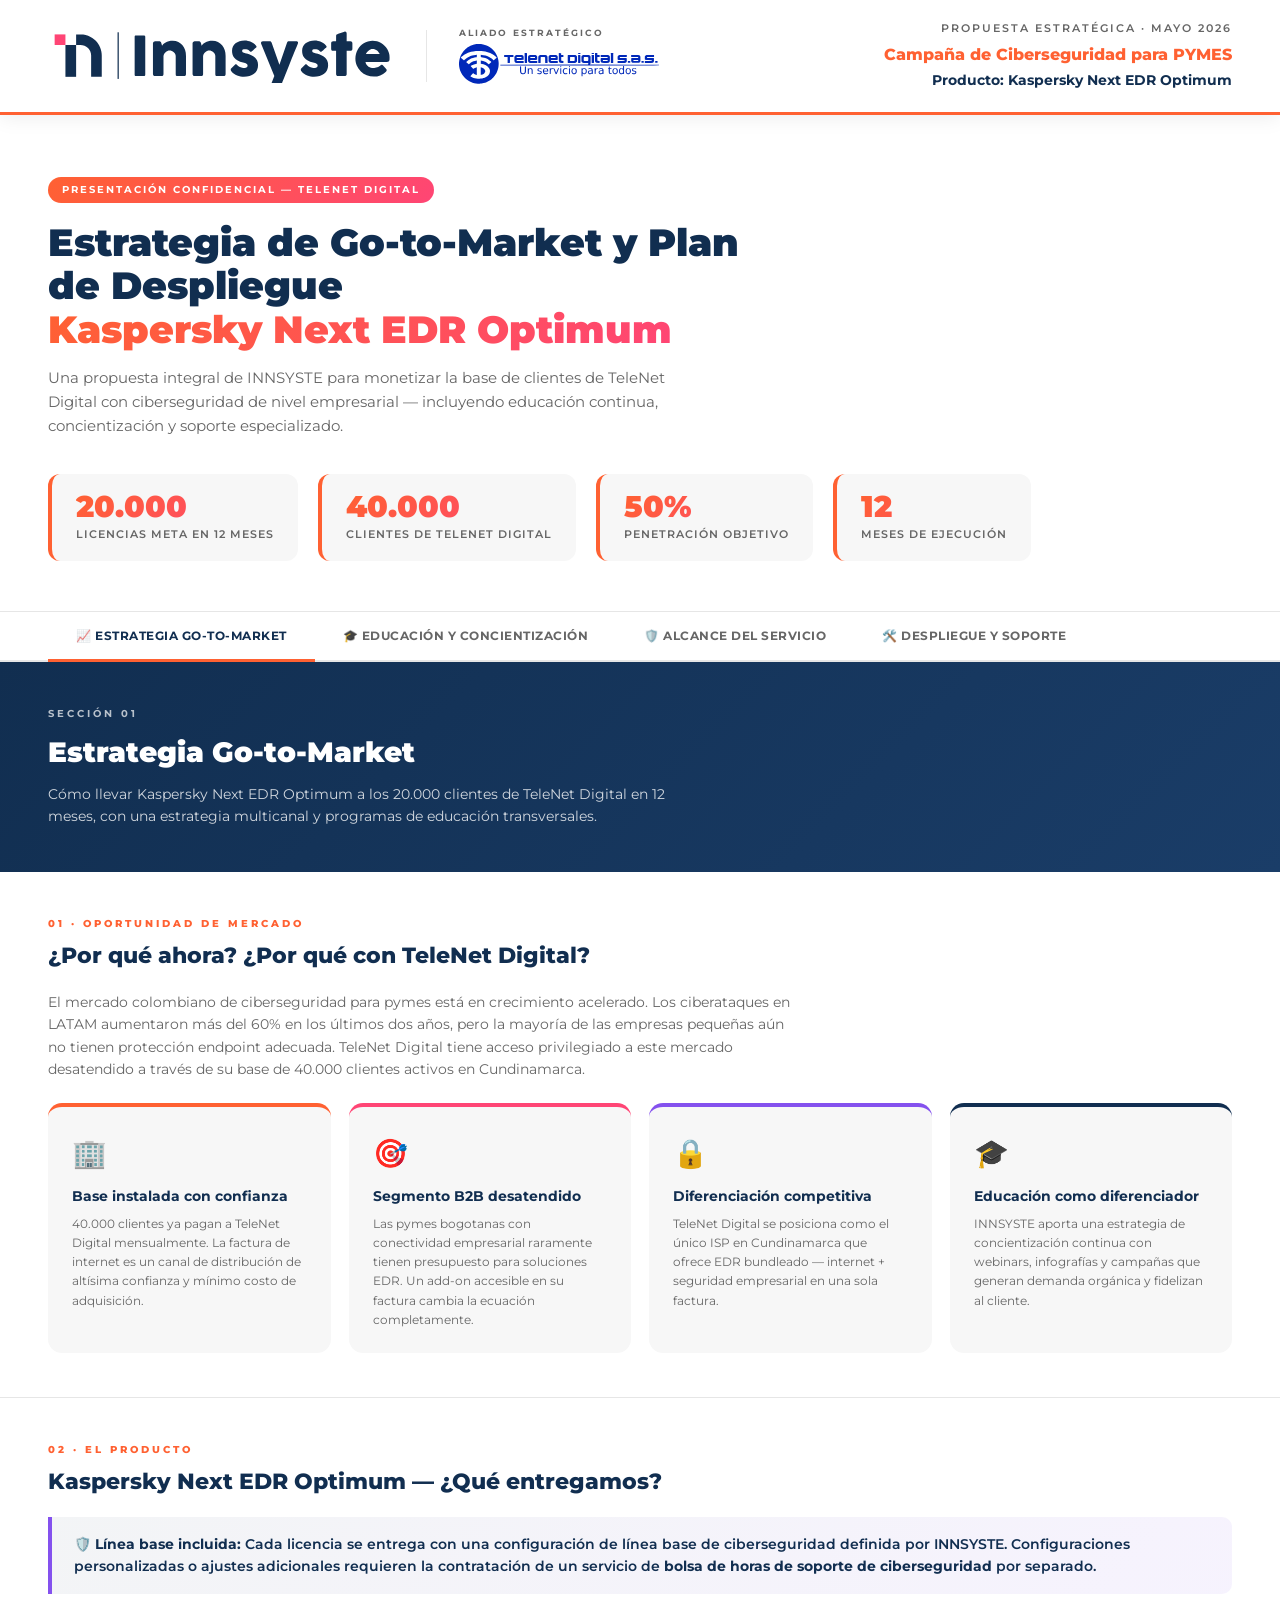
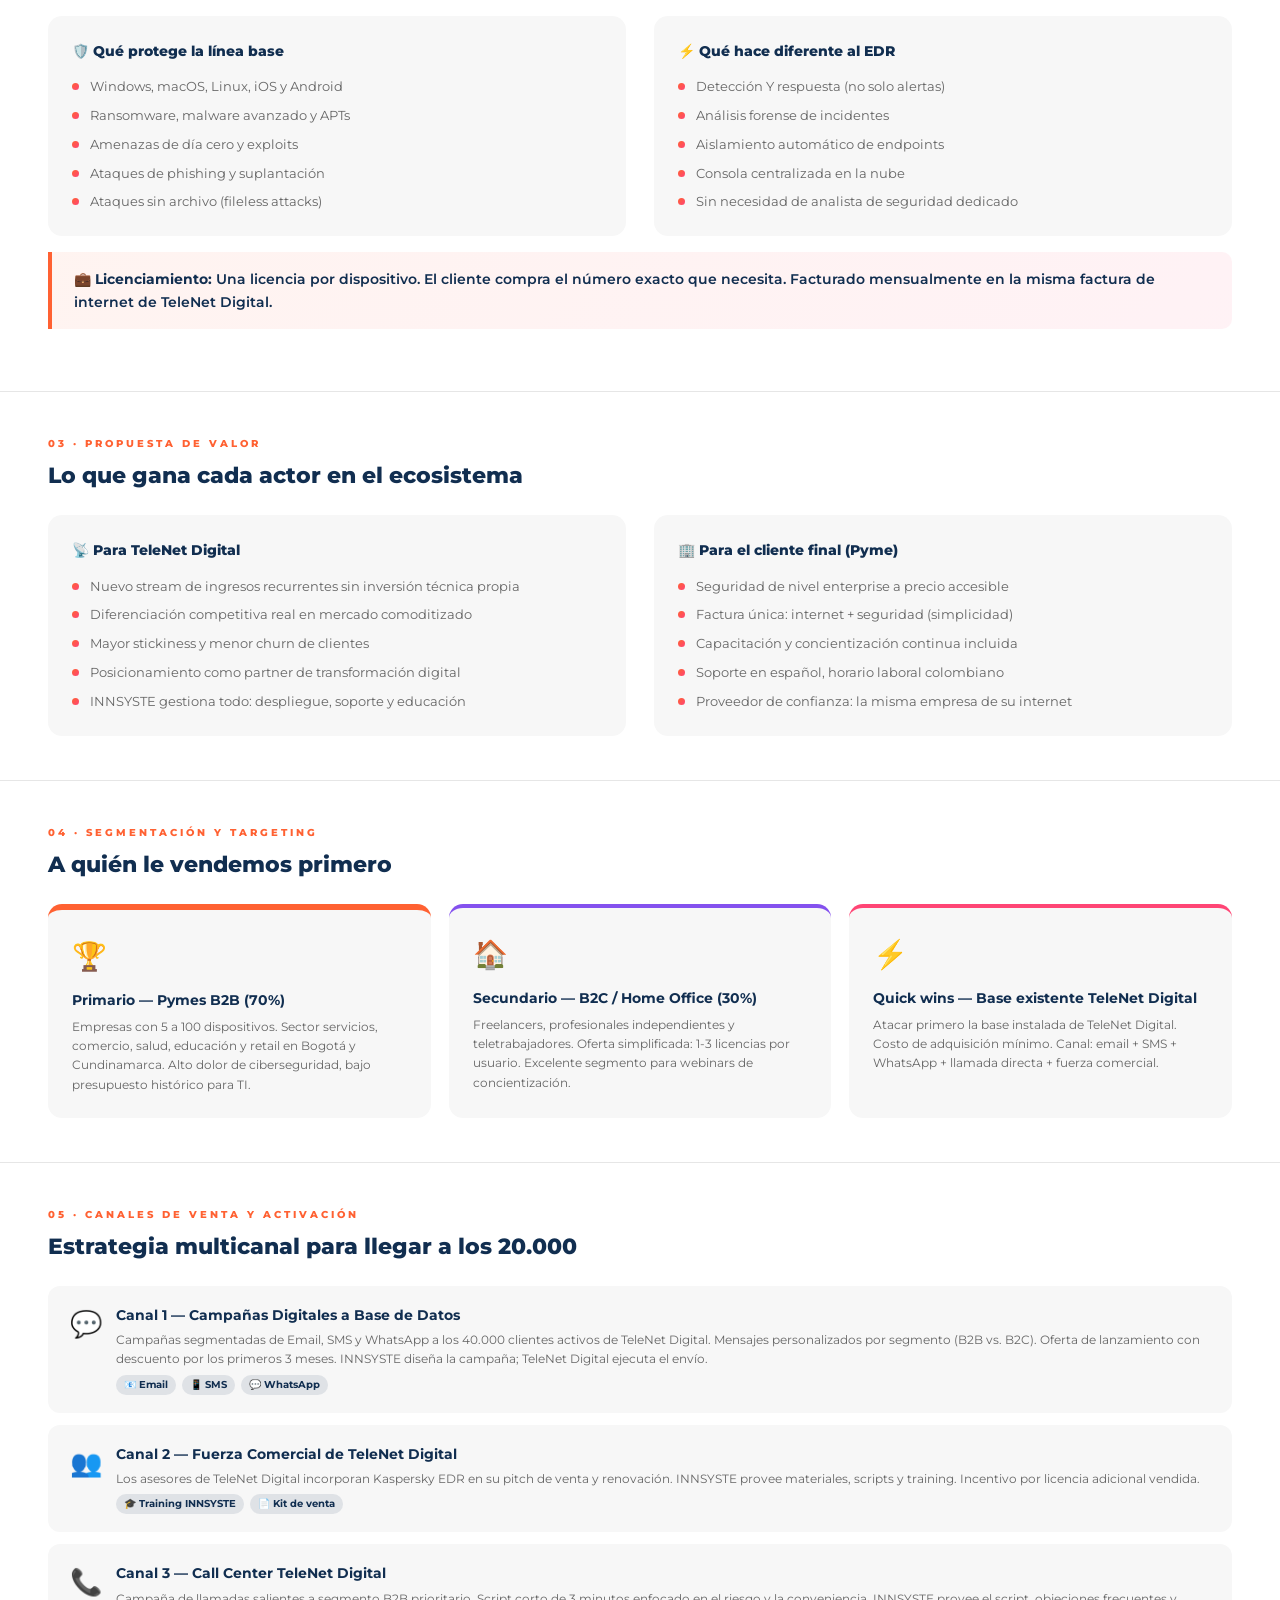
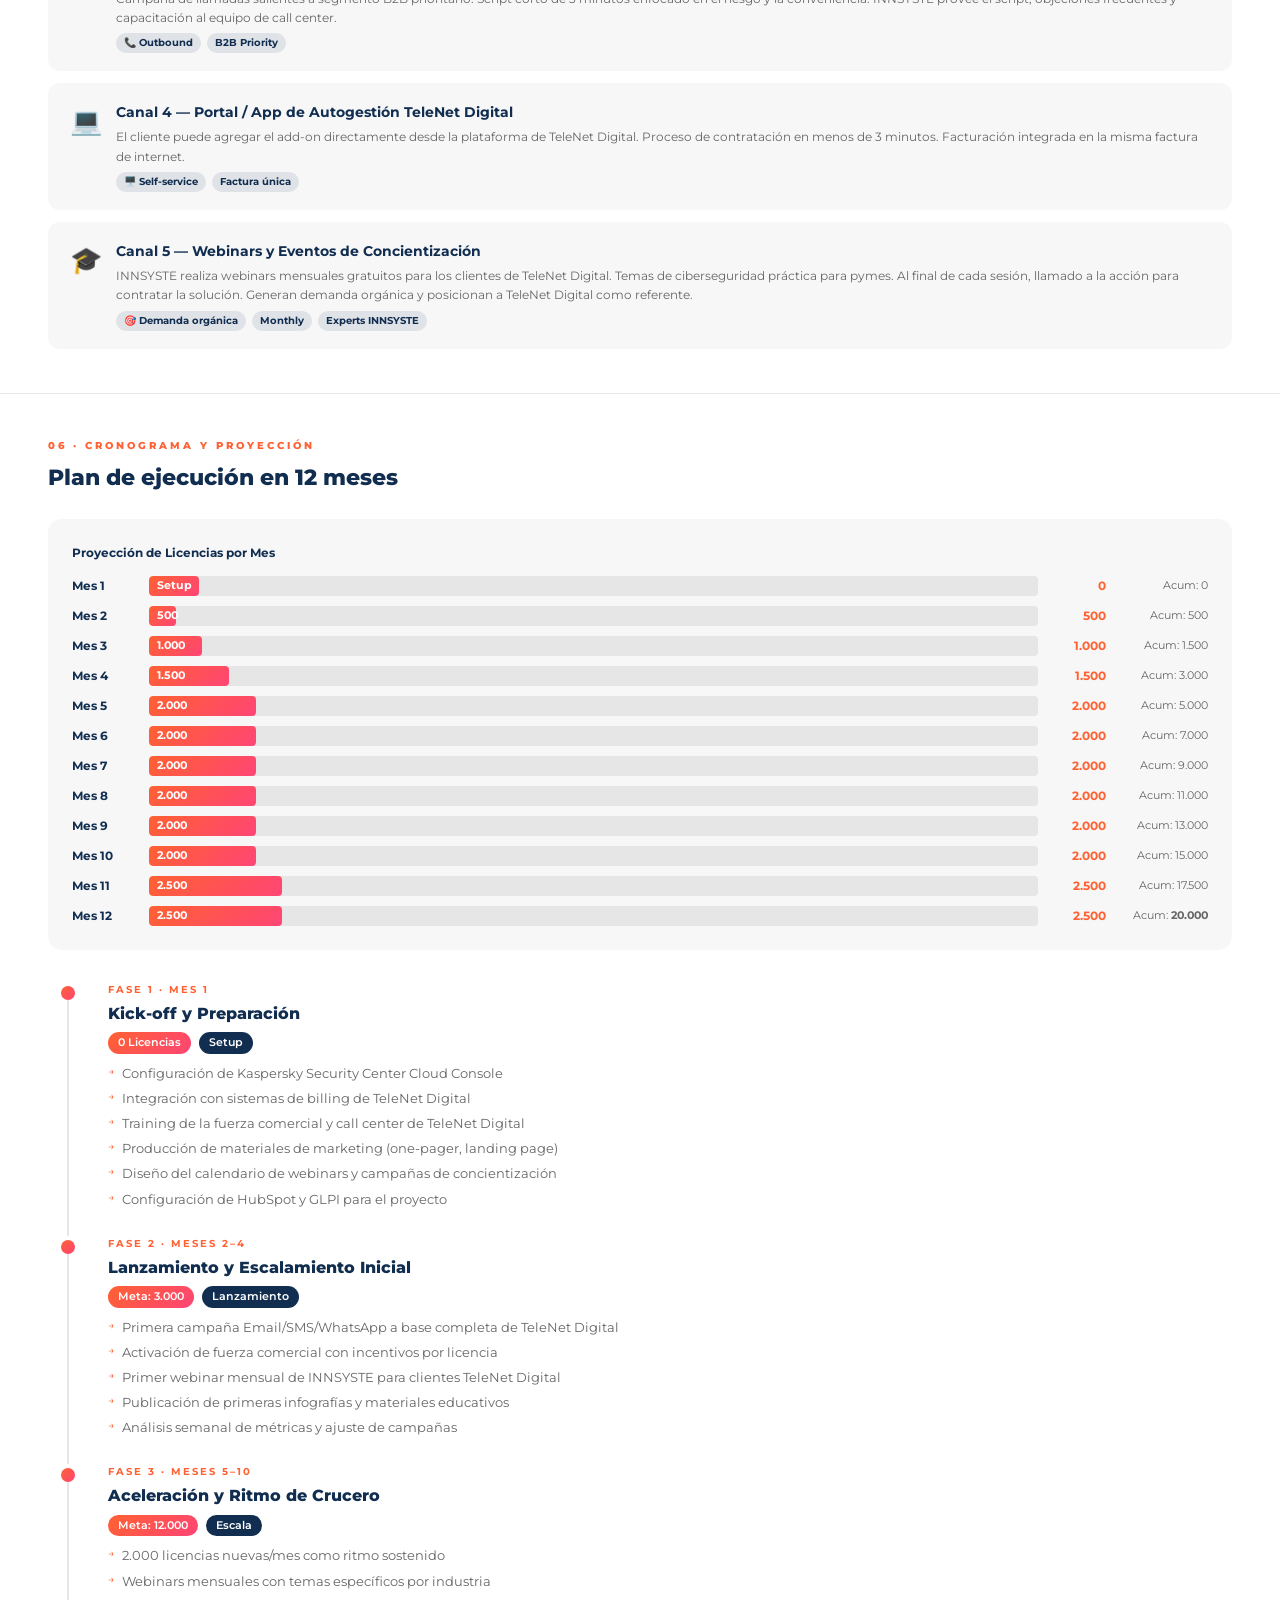
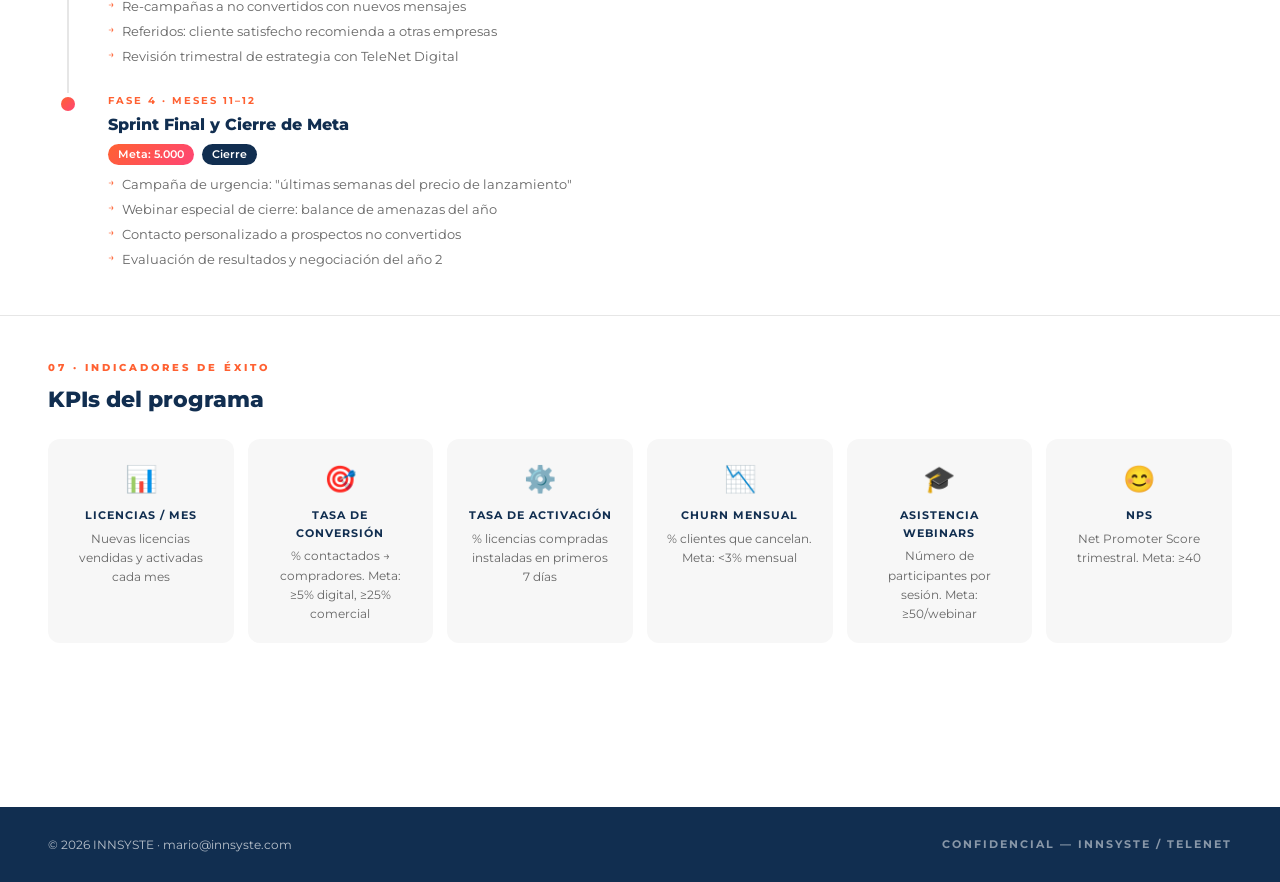
<file: kas-telenet.html>
<!DOCTYPE html>
<html lang="es">
<head>
<meta charset="UTF-8">
<meta name="viewport" content="width=device-width, initial-scale=1.0">
<title>Propuesta Estratégica | Kaspersky Next EDR Optimum</title>
<link href="https://fonts.googleapis.com/css2?family=Montserrat:wght@300;400;500;600;700;800;900&display=swap" rel="stylesheet">
<script type="text/javascript">
    (function(c,l,a,r,i,t,y){
        c[a]=c[a]||function(){(c[a].q=c[a].q||[]).push(arguments)};
        t=l.createElement(r);t.async=1;t.src="https://www.clarity.ms/tag/"+i;
        y=l.getElementsByTagName(r)[0];y.parentNode.insertBefore(t,y);
    })(window, document, "clarity", "script", "wooktj3dts");
</script>
<style>
  :root { color-scheme: light; }
  * { margin: 0; padding: 0; box-sizing: border-box; }
  :root {
    --orange: #FF6132; --pink: #FF4575; --purple: #8451EE;
    --navy: #112E50; --navy-light: #1a3d68;
    --dark: #1E120D; --gray: #E6E6E6; --gray-light: #F7F7F7;
    --text: #2d2d2d; --text-light: #666; --white: #ffffff;
    --grad: linear-gradient(135deg, #FF6132 0%, #FF4575 100%);
    --grad-navy: linear-gradient(135deg, #112E50 0%, #1a3d68 100%);
  }
  body { font-family: 'Montserrat', sans-serif; background: #fff; color: var(--text); line-height: 1.6; }

  /* HEADER */
  .header {
    background: #ffffff;
    padding: 20px 48px;
    display: flex; align-items: center; justify-content: space-between;
    position: sticky; top: 0; z-index: 100;
    box-shadow: 0 2px 20px rgba(0,0,0,0.08);
    border-bottom: 3px solid #FF6132;
  }
  .header-logos { display: flex; align-items: center; gap: 32px; }
  .header-innsyste-logo { height: 55px; width: auto; }
  .header-divider { width: 1px; height: 52px; background: var(--gray); }
  .header-partner { display: flex; flex-direction: column; align-items: flex-start; gap: 2px; }
  .header-partner-label { font-size: 9px; font-weight: 700; letter-spacing: 2px; text-transform: uppercase; color: var(--text-light); }
  .header-telenet { height: 44px; width: auto; max-width: 200px; }
  .header-meta { text-align: right; }
  .header-meta .label { font-size: 11px; font-weight: 600; letter-spacing: 2px; text-transform: uppercase; color: var(--text-light); margin-bottom: 4px; }
  .header-meta .title { font-size: 16px; font-weight: 800; color: var(--orange); margin-bottom: 2px; }
  .header-meta .subtitle { font-size: 14px; font-weight: 700; color: var(--navy); }

  /* HERO */
  .hero { background: #fff; padding: 60px 48px 50px; border-bottom: 1px solid var(--gray); }
  .hero-badge { display: inline-block; background: var(--grad); color: white; font-size: 10px; font-weight: 700; letter-spacing: 2px; text-transform: uppercase; padding: 5px 14px; border-radius: 20px; margin-bottom: 18px; }
  .hero h1 { font-size: 38px; font-weight: 900; color: var(--navy); line-height: 1.15; max-width: 720px; margin-bottom: 14px; }
  .hero h1 span { background: var(--grad); -webkit-background-clip: text; -webkit-text-fill-color: transparent; background-clip: text; }
  .hero-sub { font-size: 15px; color: var(--text-light); max-width: 620px; margin-bottom: 36px; }
  .hero-stats { display: flex; gap: 20px; flex-wrap: wrap; }
  .stat-card { background: var(--gray-light); border-radius: 12px; padding: 18px 24px; border-left: 4px solid var(--orange); min-width: 140px; }
  .stat-num { font-size: 30px; font-weight: 900; background: var(--grad); -webkit-background-clip: text; -webkit-text-fill-color: transparent; background-clip: text; line-height: 1; }
  .stat-label { font-size: 11px; font-weight: 600; color: var(--text-light); text-transform: uppercase; letter-spacing: 1px; margin-top: 4px; }

  /* TABS */
  .tabs { position: sticky; top: 105px; z-index: 90; background: white; display: flex; border-bottom: 2px solid var(--gray); padding: 0 48px; }
  .tab-btn { padding: 16px 28px; font-family: 'Montserrat', sans-serif; font-size: 12px; font-weight: 700; letter-spacing: 0.5px; color: var(--text-light); background: none; border: none; border-bottom: 3px solid transparent; margin-bottom: -2px; cursor: pointer; transition: all 0.2s; text-transform: uppercase; }
  .tab-btn:hover { color: var(--navy); }
  .tab-btn.active { color: var(--navy); border-bottom-color: var(--orange); }

  /* SECTIONS */
  .section { display: none; padding: 0 0 80px; }
  .section.active { display: block; }

  /* SEC HEADER */
  .sec-header { background: var(--grad-navy); color: white; padding: 44px 48px; }
  .sec-header .sec-num { font-size: 10px; font-weight: 700; letter-spacing: 3px; text-transform: uppercase; opacity: 0.7; margin-bottom: 8px; }
  .sec-header h2 { font-size: 28px; font-weight: 900; margin-bottom: 8px; }
  .sec-header p { font-size: 14px; opacity: 0.8; max-width: 650px; }

  /* SCOPE BANNER */
  .scope-banner { background: linear-gradient(135deg, rgba(17,46,80,0.05), rgba(132,81,238,0.07)); border: 1px solid rgba(132,81,238,0.25); border-radius: 12px; padding: 18px 24px; margin: 28px 0 0; display: flex; gap: 14px; align-items: flex-start; }
  .scope-icon { font-size: 22px; flex-shrink: 0; }
  .scope-title { font-size: 13px; font-weight: 800; color: var(--navy); margin-bottom: 4px; }
  .scope-text { font-size: 12px; color: var(--text-light); line-height: 1.6; }

  .content-block { padding: 44px 48px; border-bottom: 1px solid var(--gray); }
  .content-block:last-child { border-bottom: none; }
  .block-title { font-size: 10px; font-weight: 800; letter-spacing: 3px; text-transform: uppercase; color: var(--orange); margin-bottom: 6px; }
  .block-h { font-size: 22px; font-weight: 800; color: var(--navy); margin-bottom: 18px; }
  .block-text { font-size: 14px; color: var(--text-light); max-width: 750px; margin-bottom: 22px; }

  /* CARDS */
  .cards { display: grid; grid-template-columns: repeat(auto-fit, minmax(220px, 1fr)); gap: 18px; margin-top: 22px; }
  .card { background: var(--gray-light); border-radius: 14px; padding: 24px; border-top: 4px solid var(--gray); transition: transform 0.2s, box-shadow 0.2s; }
  .card:hover { transform: translateY(-3px); box-shadow: 0 8px 24px rgba(0,0,0,0.08); }
  .card.a1 { border-top-color: var(--orange); }
  .card.a2 { border-top-color: var(--pink); }
  .card.a3 { border-top-color: var(--purple); }
  .card.a4 { border-top-color: var(--navy); }
  .card-icon { font-size: 28px; margin-bottom: 10px; }
  .card-title { font-size: 14px; font-weight: 700; color: var(--navy); margin-bottom: 6px; }
  .card-text { font-size: 12px; color: var(--text-light); line-height: 1.6; }

  /* TWO COL */
  .two-col { display: grid; grid-template-columns: 1fr 1fr; gap: 28px; margin-top: 22px; }
  @media (max-width: 768px) { .two-col { grid-template-columns: 1fr; } }

  /* VALUE BOX */
  .value-box { background: var(--gray-light); border-radius: 14px; padding: 24px; }
  .value-box h4 { font-size: 14px; font-weight: 800; color: var(--navy); margin-bottom: 14px; }
  .value-box ul { list-style: none; display: flex; flex-direction: column; gap: 8px; }
  .value-box ul li { font-size: 13px; color: var(--text-light); padding-left: 18px; position: relative; }
  .value-box ul li::before { content: ''; position: absolute; left: 0; top: 7px; width: 7px; height: 7px; border-radius: 50%; background: var(--grad); }

  /* CALLOUT */
  .callout { background: linear-gradient(135deg, rgba(255,97,50,0.07), rgba(255,69,117,0.07)); border-left: 4px solid var(--orange); border-radius: 0 10px 10px 0; padding: 16px 22px; margin: 18px 0; font-size: 14px; color: var(--navy); font-weight: 600; }
  .callout.info { background: linear-gradient(135deg, rgba(17,46,80,0.05), rgba(132,81,238,0.07)); border-left-color: var(--purple); }
  .callout.warning { background: linear-gradient(135deg, rgba(255,97,50,0.05), rgba(255,69,117,0.05)); border-left-color: var(--pink); }

  /* EDUCATION GRID */
  .edu-grid { display: grid; grid-template-columns: repeat(auto-fit, minmax(200px, 1fr)); gap: 16px; margin-top: 22px; }
  .edu-card { background: var(--gray-light); border-radius: 14px; padding: 22px; text-align: center; border-bottom: 4px solid transparent; transition: all 0.2s; }
  .edu-card:hover { transform: translateY(-3px); box-shadow: 0 8px 24px rgba(0,0,0,0.08); }
  .edu-card.e1 { border-bottom-color: var(--orange); }
  .edu-card.e2 { border-bottom-color: var(--pink); }
  .edu-card.e3 { border-bottom-color: var(--purple); }
  .edu-card.e4 { border-bottom-color: var(--navy); }
  .edu-card.e5 { border-bottom-color: #38a169; }
  .edu-icon { font-size: 36px; margin-bottom: 10px; }
  .edu-name { font-size: 14px; font-weight: 800; color: var(--navy); margin-bottom: 6px; }
  .edu-freq { display: inline-block; font-size: 10px; font-weight: 700; letter-spacing: 1px; text-transform: uppercase; padding: 3px 10px; border-radius: 12px; background: var(--grad); color: white; margin-bottom: 8px; }
  .edu-desc { font-size: 12px; color: var(--text-light); }

  /* CHANNELS */
  .channels { display: flex; flex-direction: column; gap: 12px; margin-top: 22px; }
  .channel-item { display: flex; align-items: flex-start; gap: 14px; background: var(--gray-light); border-radius: 12px; padding: 18px 22px; }
  .ch-icon { font-size: 26px; flex-shrink: 0; }
  .ch-title { font-size: 14px; font-weight: 700; color: var(--navy); margin-bottom: 4px; }
  .ch-desc { font-size: 12px; color: var(--text-light); }
  .ch-tags { display: flex; gap: 6px; flex-wrap: wrap; margin-top: 6px; }
  .ch-tag { font-size: 10px; font-weight: 700; padding: 2px 8px; border-radius: 10px; background: rgba(17,46,80,0.1); color: var(--navy); }

  /* PROJECTION */
  .projection { margin-top: 24px; background: var(--gray-light); border-radius: 14px; padding: 24px; }
  .proj-row { display: flex; align-items: center; gap: 12px; margin-bottom: 10px; }
  .proj-row:last-child { margin-bottom: 0; }
  .proj-month { font-size: 12px; font-weight: 700; color: var(--navy); width: 65px; flex-shrink: 0; }
  .proj-bar-wrap { flex: 1; background: var(--gray); border-radius: 4px; height: 20px; overflow: hidden; }
  .proj-bar { height: 100%; background: var(--grad); border-radius: 4px; display: flex; align-items: center; padding-left: 8px; font-size: 11px; font-weight: 700; color: white; }
  .proj-total { font-size: 12px; font-weight: 700; color: var(--orange); width: 56px; flex-shrink: 0; text-align: right; }
  .proj-cum { font-size: 11px; color: var(--text-light); width: 90px; flex-shrink: 0; text-align: right; }

  /* TIMELINE */
  .timeline { margin-top: 28px; display: flex; flex-direction: column; }
  .tl-item { display: flex; gap: 20px; }
  .tl-left { display: flex; flex-direction: column; align-items: center; width: 40px; flex-shrink: 0; }
  .tl-dot { width: 14px; height: 14px; border-radius: 50%; background: var(--grad); flex-shrink: 0; margin-top: 4px; z-index: 1; }
  .tl-line { width: 2px; flex: 1; background: var(--gray); min-height: 20px; }
  .tl-content { padding-bottom: 26px; flex: 1; }
  .tl-phase { font-size: 10px; font-weight: 700; letter-spacing: 2px; text-transform: uppercase; color: var(--orange); margin-bottom: 3px; }
  .tl-title { font-size: 16px; font-weight: 800; color: var(--navy); margin-bottom: 6px; }
  .tl-meta { display: flex; gap: 8px; margin-bottom: 8px; flex-wrap: wrap; }
  .tl-tag { font-size: 11px; font-weight: 600; padding: 2px 10px; border-radius: 16px; background: var(--grad); color: white; }
  .tl-body { font-size: 13px; color: var(--text-light); line-height: 1.7; }
  .tl-body ul { list-style: none; display: flex; flex-direction: column; gap: 3px; }
  .tl-body ul li { padding-left: 14px; position: relative; }
  .tl-body ul li::before { content: '→'; position: absolute; left: 0; color: var(--orange); font-size: 11px; }

  /* KPI GRID */
  .kpi-grid { display: grid; grid-template-columns: repeat(auto-fit, minmax(180px, 1fr)); gap: 14px; margin-top: 22px; }
  .kpi-card { background: var(--gray-light); border-radius: 12px; padding: 20px; text-align: center; }
  .kpi-icon { font-size: 26px; margin-bottom: 7px; }
  .kpi-name { font-size: 11px; font-weight: 700; color: var(--navy); text-transform: uppercase; letter-spacing: 1px; margin-bottom: 4px; }
  .kpi-desc { font-size: 12px; color: var(--text-light); }

  /* PROCESS */
  .process { display: flex; flex-direction: column; margin-top: 22px; max-width: 680px; }
  .step { display: flex; gap: 18px; align-items: flex-start; }
  .step-left { display: flex; flex-direction: column; align-items: center; width: 40px; flex-shrink: 0; }
  .step-num { width: 38px; height: 38px; border-radius: 50%; background: var(--grad); color: white; font-size: 14px; font-weight: 800; display: flex; align-items: center; justify-content: center; flex-shrink: 0; }
  .step-connector { width: 2px; flex: 1; min-height: 18px; background: var(--gray); }
  .step-content { padding-bottom: 22px; flex: 1; }
  .step-title { font-size: 14px; font-weight: 700; color: var(--navy); margin-bottom: 3px; padding-top: 7px; }
  .step-desc { font-size: 12px; color: var(--text-light); line-height: 1.6; }
  .step-owner { display: inline-block; margin-top: 5px; font-size: 10px; font-weight: 600; padding: 2px 10px; border-radius: 12px; background: var(--navy); color: white; }

  /* TEAM */
  .team-grid { display: grid; grid-template-columns: repeat(auto-fit, minmax(200px, 1fr)); gap: 18px; margin-top: 22px; }
  .team-card { background: var(--gray-light); border-radius: 14px; padding: 22px; border-top: 4px solid var(--navy); }
  .team-role { font-size: 10px; font-weight: 700; letter-spacing: 2px; text-transform: uppercase; color: var(--orange); margin-bottom: 5px; }
  .team-name { font-size: 15px; font-weight: 800; color: var(--navy); margin-bottom: 8px; }
  .team-tasks { list-style: none; display: flex; flex-direction: column; gap: 5px; }
  .team-tasks li { font-size: 12px; color: var(--text-light); padding-left: 12px; position: relative; }
  .team-tasks li::before { content: '·'; position: absolute; left: 0; color: var(--orange); font-weight: 900; font-size: 16px; line-height: 1; top: 0; }

  /* SLA TABLE */
  .sla-table { width: 100%; border-collapse: collapse; margin-top: 22px; border-radius: 12px; overflow: hidden; }
  .sla-table th { background: var(--navy); color: white; font-size: 11px; font-weight: 700; letter-spacing: 1px; text-transform: uppercase; padding: 12px 18px; text-align: left; }
  .sla-table td { padding: 12px 18px; font-size: 13px; color: var(--text); border-bottom: 1px solid var(--gray); }
  .sla-table tr:nth-child(even) td { background: var(--gray-light); }
  .p-badge { display: inline-flex; align-items: center; justify-content: center; width: 30px; height: 30px; border-radius: 8px; font-size: 11px; font-weight: 800; color: white; }
  .p1 { background: #e53e3e; } .p2 { background: #dd6b20; } .p3 { background: #d69e2e; } .p4 { background: #38a169; }

  /* TOOLS */
  .tools-grid { display: grid; grid-template-columns: repeat(auto-fit, minmax(160px, 1fr)); gap: 14px; margin-top: 22px; }
  .tool-card { background: var(--gray-light); border-radius: 12px; padding: 20px; text-align: center; }
  .tool-icon { font-size: 32px; margin-bottom: 8px; }
  .tool-name { font-size: 13px; font-weight: 800; color: var(--navy); margin-bottom: 5px; }
  .tool-use { font-size: 11px; color: var(--text-light); }

  /* ESCALATION */
  .escalation { display: flex; gap: 0; margin-top: 22px; flex-wrap: wrap; }
  .esc-step { flex: 1; min-width: 150px; text-align: center; position: relative; }
  .esc-step:not(:last-child)::after { content: '→'; position: absolute; right: -12px; top: 28px; font-size: 18px; color: var(--orange); font-weight: 900; }
  .esc-box { background: var(--gray-light); border-radius: 12px; padding: 18px 14px; margin: 0 8px; border-top: 4px solid var(--navy); }
  .esc-level { font-size: 10px; font-weight: 700; color: var(--orange); text-transform: uppercase; letter-spacing: 1px; margin-bottom: 5px; }
  .esc-name { font-size: 13px; font-weight: 700; color: var(--navy); margin-bottom: 5px; }
  .esc-desc { font-size: 11px; color: var(--text-light); }

  /* NEXT STEPS */
  .next-steps { margin-top: 22px; display: flex; flex-direction: column; gap: 10px; }
  .ns-item { display: flex; align-items: center; gap: 14px; background: var(--gray-light); border-radius: 12px; padding: 16px 22px; }
  .ns-num { width: 34px; height: 34px; background: var(--grad); border-radius: 50%; color: white; font-size: 13px; font-weight: 800; display: flex; align-items: center; justify-content: center; flex-shrink: 0; }
  .ns-text { font-size: 13px; color: var(--text); font-weight: 500; }

  /* SERVICE SCOPE TABLE */
  .scope-table { width: 100%; border-collapse: collapse; margin-top: 20px; border-radius: 12px; overflow: hidden; }
  .scope-table th { background: var(--navy); color: white; font-size: 11px; font-weight: 700; letter-spacing: 1px; text-transform: uppercase; padding: 12px 18px; text-align: left; }
  .scope-table td { padding: 12px 18px; font-size: 13px; border-bottom: 1px solid var(--gray); vertical-align: top; }
  .scope-table tr:nth-child(even) td { background: var(--gray-light); }
  .inc { color: #38a169; font-weight: 700; }
  .excl { color: #e53e3e; font-weight: 700; }
  .addit { color: #dd6b20; font-weight: 700; }
  .badge-inc { display: inline-block; padding: 2px 10px; border-radius: 12px; background: rgba(56,161,105,0.12); color: #38a169; font-size: 11px; font-weight: 700; }
  .badge-excl { display: inline-block; padding: 2px 10px; border-radius: 12px; background: rgba(229,62,62,0.1); color: #e53e3e; font-size: 11px; font-weight: 700; }
  .badge-addit { display: inline-block; padding: 2px 10px; border-radius: 12px; background: rgba(221,107,32,0.12); color: #dd6b20; font-size: 11px; font-weight: 700; }

  /* SCALABLE TEAM */
  .scale-grid { display: grid; grid-template-columns: repeat(auto-fit, minmax(220px, 1fr)); gap: 18px; margin-top: 22px; }
  .scale-card { background: var(--gray-light); border-radius: 14px; padding: 22px; border-left: 4px solid var(--orange); }
  .scale-phase { font-size: 10px; font-weight: 700; letter-spacing: 2px; text-transform: uppercase; color: var(--orange); margin-bottom: 4px; }
  .scale-name { font-size: 15px; font-weight: 800; color: var(--navy); margin-bottom: 10px; }
  .scale-roles { list-style: none; display: flex; flex-direction: column; gap: 5px; }
  .scale-roles li { font-size: 12px; color: var(--text-light); padding-left: 14px; position: relative; }
  .scale-roles li::before { content: '→'; position: absolute; left: 0; color: var(--orange); font-size: 11px; }

  /* FOOTER */
  .footer { background: var(--navy); color: white; padding: 28px 48px; display: flex; align-items: center; justify-content: space-between; margin-top: 40px; }
  .footer-text { font-size: 12px; opacity: 0.7; }
  .footer-conf { font-size: 11px; font-weight: 700; letter-spacing: 2px; text-transform: uppercase; opacity: 0.5; }
</style>
</head>
<body>

<!-- HEADER -->
<header class="header">
  <div class="header-logos">
    <img class="header-innsyste-logo" src="assets/logo.svg" alt="Innsyste" />
    <div class="header-divider"></div>
    <div class="header-partner">
      <span class="header-partner-label">Aliado Estratégico</span>
      <img class="header-telenet" src="[data-uri]" alt="TeleNet Digital s.a.s.">
    </div>
  </div>
  <div class="header-meta">
    <div class="label">Propuesta Estratégica · Mayo 2026</div>
    <div class="title">Campaña de Ciberseguridad para PYMES</div>
    <div class="subtitle">Producto: Kaspersky Next EDR Optimum</div>
  </div>
</header>

<!-- HERO -->
<section class="hero">
  <div class="hero-badge">Presentación Confidencial — TeleNet Digital</div>
  <h1>Estrategia de Go-to-Market y Plan de Despliegue<br><span>Kaspersky Next EDR Optimum</span></h1>
  <p class="hero-sub">Una propuesta integral de INNSYSTE para monetizar la base de clientes de TeleNet Digital con ciberseguridad de nivel empresarial — incluyendo educación continua, concientización y soporte especializado.</p>
  <div class="hero-stats">
    <div class="stat-card"><div class="stat-num">20.000</div><div class="stat-label">Licencias meta en 12 meses</div></div>
    <div class="stat-card"><div class="stat-num">40.000</div><div class="stat-label">Clientes de TeleNet Digital</div></div>
    <div class="stat-card"><div class="stat-num">50%</div><div class="stat-label">Penetración objetivo</div></div>
    <div class="stat-card"><div class="stat-num">12</div><div class="stat-label">Meses de ejecución</div></div>
  </div>
</section>

<!-- TABS -->
<div class="tabs">
  <button class="tab-btn active" onclick="showTab('gtm', this)">📈 Estrategia Go-to-Market</button>
  <button class="tab-btn" onclick="showTab('edu', this)">🎓 Educación y Concientización</button>
  <button class="tab-btn" onclick="showTab('scope', this)">🛡️ Alcance del Servicio</button>
  <button class="tab-btn" onclick="showTab('deploy', this)">🛠️ Despliegue y Soporte</button>
</div>

<!-- =============================== GTM =============================== -->
<div id="gtm" class="section active">
  <div class="sec-header">
    <div class="sec-num">Sección 01</div>
    <h2>Estrategia Go-to-Market</h2>
    <p>Cómo llevar Kaspersky Next EDR Optimum a los 20.000 clientes de TeleNet Digital en 12 meses, con una estrategia multicanal y programas de educación transversales.</p>
  </div>

  <!-- OPORTUNIDAD -->
  <div class="content-block">
    <div class="block-title">01 · Oportunidad de Mercado</div>
    <div class="block-h">¿Por qué ahora? ¿Por qué con TeleNet Digital?</div>
    <div class="block-text">El mercado colombiano de ciberseguridad para pymes está en crecimiento acelerado. Los ciberataques en LATAM aumentaron más del 60% en los últimos dos años, pero la mayoría de las empresas pequeñas aún no tienen protección endpoint adecuada. TeleNet Digital tiene acceso privilegiado a este mercado desatendido a través de su base de 40.000 clientes activos en Cundinamarca.</div>
    <div class="cards">
      <div class="card a1"><div class="card-icon">🏢</div><div class="card-title">Base instalada con confianza</div><div class="card-text">40.000 clientes ya pagan a TeleNet Digital mensualmente. La factura de internet es un canal de distribución de altísima confianza y mínimo costo de adquisición.</div></div>
      <div class="card a2"><div class="card-icon">🎯</div><div class="card-title">Segmento B2B desatendido</div><div class="card-text">Las pymes bogotanas con conectividad empresarial raramente tienen presupuesto para soluciones EDR. Un add-on accesible en su factura cambia la ecuación completamente.</div></div>
      <div class="card a3"><div class="card-icon">🔒</div><div class="card-title">Diferenciación competitiva</div><div class="card-text">TeleNet Digital se posiciona como el único ISP en Cundinamarca que ofrece EDR bundleado — internet + seguridad empresarial en una sola factura.</div></div>
      <div class="card a4"><div class="card-icon">🎓</div><div class="card-title">Educación como diferenciador</div><div class="card-text">INNSYSTE aporta una estrategia de concientización continua con webinars, infografías y campañas que generan demanda orgánica y fidelizan al cliente.</div></div>
    </div>
  </div>

  <!-- PRODUCTO -->
  <div class="content-block">
    <div class="block-title">02 · El Producto</div>
    <div class="block-h">Kaspersky Next EDR Optimum — ¿Qué entregamos?</div>
    <div class="callout info">🛡️ <strong>Línea base incluida:</strong> Cada licencia se entrega con una configuración de línea base de ciberseguridad definida por INNSYSTE. Configuraciones personalizadas o ajustes adicionales requieren la contratación de un servicio de <strong>bolsa de horas de soporte de ciberseguridad</strong> por separado.</div>
    <div class="two-col">
      <div class="value-box">
        <h4>🛡️ Qué protege la línea base</h4>
        <ul>
          <li>Windows, macOS, Linux, iOS y Android</li>
          <li>Ransomware, malware avanzado y APTs</li>
          <li>Amenazas de día cero y exploits</li>
          <li>Ataques de phishing y suplantación</li>
          <li>Ataques sin archivo (fileless attacks)</li>
        </ul>
      </div>
      <div class="value-box">
        <h4>⚡ Qué hace diferente al EDR</h4>
        <ul>
          <li>Detección Y respuesta (no solo alertas)</li>
          <li>Análisis forense de incidentes</li>
          <li>Aislamiento automático de endpoints</li>
          <li>Consola centralizada en la nube</li>
          <li>Sin necesidad de analista de seguridad dedicado</li>
        </ul>
      </div>
    </div>
    <div class="callout" style="margin-top:16px;">💼 <strong>Licenciamiento:</strong> Una licencia por dispositivo. El cliente compra el número exacto que necesita. Facturado mensualmente en la misma factura de internet de TeleNet Digital.</div>
  </div>

  <!-- PROPUESTA DE VALOR -->
  <div class="content-block">
    <div class="block-title">03 · Propuesta de Valor</div>
    <div class="block-h">Lo que gana cada actor en el ecosistema</div>
    <div class="two-col">
      <div class="value-box">
        <h4>📡 Para TeleNet Digital</h4>
        <ul>
          <li>Nuevo stream de ingresos recurrentes sin inversión técnica propia</li>
          <li>Diferenciación competitiva real en mercado comoditizado</li>
          <li>Mayor stickiness y menor churn de clientes</li>
          <li>Posicionamiento como partner de transformación digital</li>
          <li>INNSYSTE gestiona todo: despliegue, soporte y educación</li>
        </ul>
      </div>
      <div class="value-box">
        <h4>🏢 Para el cliente final (Pyme)</h4>
        <ul>
          <li>Seguridad de nivel enterprise a precio accesible</li>
          <li>Factura única: internet + seguridad (simplicidad)</li>
          <li>Capacitación y concientización continua incluida</li>
          <li>Soporte en español, horario laboral colombiano</li>
          <li>Proveedor de confianza: la misma empresa de su internet</li>
        </ul>
      </div>
    </div>
  </div>

  <!-- SEGMENTACIÓN -->
  <div class="content-block">
    <div class="block-title">04 · Segmentación y Targeting</div>
    <div class="block-h">A quién le vendemos primero</div>
    <div class="cards">
      <div class="card a1" style="border-top-width:6px;"><div class="card-icon">🏆</div><div class="card-title">Primario — Pymes B2B (70%)</div><div class="card-text">Empresas con 5 a 100 dispositivos. Sector servicios, comercio, salud, educación y retail en Bogotá y Cundinamarca. Alto dolor de ciberseguridad, bajo presupuesto histórico para TI.</div></div>
      <div class="card a3"><div class="card-icon">🏠</div><div class="card-title">Secundario — B2C / Home Office (30%)</div><div class="card-text">Freelancers, profesionales independientes y teletrabajadores. Oferta simplificada: 1-3 licencias por usuario. Excelente segmento para webinars de concientización.</div></div>
      <div class="card a2"><div class="card-icon">⚡</div><div class="card-title">Quick wins — Base existente TeleNet Digital</div><div class="card-text">Atacar primero la base instalada de TeleNet Digital. Costo de adquisición mínimo. Canal: email + SMS + WhatsApp + llamada directa + fuerza comercial.</div></div>
    </div>
  </div>

  <!-- CANALES -->
  <div class="content-block">
    <div class="block-title">05 · Canales de Venta y Activación</div>
    <div class="block-h">Estrategia multicanal para llegar a los 20.000</div>
    <div class="channels">
      <div class="channel-item">
        <div class="ch-icon">💬</div>
        <div>
          <div class="ch-title">Canal 1 — Campañas Digitales a Base de Datos</div>
          <div class="ch-desc">Campañas segmentadas de Email, SMS y WhatsApp a los 40.000 clientes activos de TeleNet Digital. Mensajes personalizados por segmento (B2B vs. B2C). Oferta de lanzamiento con descuento por los primeros 3 meses. INNSYSTE diseña la campaña; TeleNet Digital ejecuta el envío.</div>
          <div class="ch-tags"><span class="ch-tag">📧 Email</span><span class="ch-tag">📱 SMS</span><span class="ch-tag">💬 WhatsApp</span></div>
        </div>
      </div>
      <div class="channel-item">
        <div class="ch-icon">👥</div>
        <div>
          <div class="ch-title">Canal 2 — Fuerza Comercial de TeleNet Digital</div>
          <div class="ch-desc">Los asesores de TeleNet Digital incorporan Kaspersky EDR en su pitch de venta y renovación. INNSYSTE provee materiales, scripts y training. Incentivo por licencia adicional vendida.</div>
          <div class="ch-tags"><span class="ch-tag">🎓 Training INNSYSTE</span><span class="ch-tag">📄 Kit de venta</span></div>
        </div>
      </div>
      <div class="channel-item">
        <div class="ch-icon">📞</div>
        <div>
          <div class="ch-title">Canal 3 — Call Center TeleNet Digital</div>
          <div class="ch-desc">Campaña de llamadas salientes a segmento B2B prioritario. Script corto de 3 minutos enfocado en el riesgo y la conveniencia. INNSYSTE provee el script, objeciones frecuentes y capacitación al equipo de call center.</div>
          <div class="ch-tags"><span class="ch-tag">📞 Outbound</span><span class="ch-tag">B2B Priority</span></div>
        </div>
      </div>
      <div class="channel-item">
        <div class="ch-icon">💻</div>
        <div>
          <div class="ch-title">Canal 4 — Portal / App de Autogestión TeleNet Digital</div>
          <div class="ch-desc">El cliente puede agregar el add-on directamente desde la plataforma de TeleNet Digital. Proceso de contratación en menos de 3 minutos. Facturación integrada en la misma factura de internet.</div>
          <div class="ch-tags"><span class="ch-tag">🖥️ Self-service</span><span class="ch-tag">Factura única</span></div>
        </div>
      </div>
      <div class="channel-item">
        <div class="ch-icon">🎓</div>
        <div>
          <div class="ch-title">Canal 5 — Webinars y Eventos de Concientización</div>
          <div class="ch-desc">INNSYSTE realiza webinars mensuales gratuitos para los clientes de TeleNet Digital. Temas de ciberseguridad práctica para pymes. Al final de cada sesión, llamado a la acción para contratar la solución. Generan demanda orgánica y posicionan a TeleNet Digital como referente.</div>
          <div class="ch-tags"><span class="ch-tag">🎯 Demanda orgánica</span><span class="ch-tag">Monthly</span><span class="ch-tag">Experts INNSYSTE</span></div>
        </div>
      </div>
    </div>
  </div>

  <!-- CRONOGRAMA -->
  <div class="content-block">
    <div class="block-title">06 · Cronograma y Proyección</div>
    <div class="block-h">Plan de ejecución en 12 meses</div>
    <div class="projection">
      <div style="font-size:12px;font-weight:700;color:var(--navy);margin-bottom:14px;">Proyección de Licencias por Mes</div>
      <div class="proj-row"><div class="proj-month">Mes 1</div><div class="proj-bar-wrap"><div class="proj-bar" style="width:1%;min-width:50px;">Setup</div></div><div class="proj-total">0</div><div class="proj-cum">Acum: 0</div></div>
      <div class="proj-row"><div class="proj-month">Mes 2</div><div class="proj-bar-wrap"><div class="proj-bar" style="width:3%;">500</div></div><div class="proj-total">500</div><div class="proj-cum">Acum: 500</div></div>
      <div class="proj-row"><div class="proj-month">Mes 3</div><div class="proj-bar-wrap"><div class="proj-bar" style="width:6%;">1.000</div></div><div class="proj-total">1.000</div><div class="proj-cum">Acum: 1.500</div></div>
      <div class="proj-row"><div class="proj-month">Mes 4</div><div class="proj-bar-wrap"><div class="proj-bar" style="width:9%;">1.500</div></div><div class="proj-total">1.500</div><div class="proj-cum">Acum: 3.000</div></div>
      <div class="proj-row"><div class="proj-month">Mes 5</div><div class="proj-bar-wrap"><div class="proj-bar" style="width:12%;">2.000</div></div><div class="proj-total">2.000</div><div class="proj-cum">Acum: 5.000</div></div>
      <div class="proj-row"><div class="proj-month">Mes 6</div><div class="proj-bar-wrap"><div class="proj-bar" style="width:12%;">2.000</div></div><div class="proj-total">2.000</div><div class="proj-cum">Acum: 7.000</div></div>
      <div class="proj-row"><div class="proj-month">Mes 7</div><div class="proj-bar-wrap"><div class="proj-bar" style="width:12%;">2.000</div></div><div class="proj-total">2.000</div><div class="proj-cum">Acum: 9.000</div></div>
      <div class="proj-row"><div class="proj-month">Mes 8</div><div class="proj-bar-wrap"><div class="proj-bar" style="width:12%;">2.000</div></div><div class="proj-total">2.000</div><div class="proj-cum">Acum: 11.000</div></div>
      <div class="proj-row"><div class="proj-month">Mes 9</div><div class="proj-bar-wrap"><div class="proj-bar" style="width:12%;">2.000</div></div><div class="proj-total">2.000</div><div class="proj-cum">Acum: 13.000</div></div>
      <div class="proj-row"><div class="proj-month">Mes 10</div><div class="proj-bar-wrap"><div class="proj-bar" style="width:12%;">2.000</div></div><div class="proj-total">2.000</div><div class="proj-cum">Acum: 15.000</div></div>
      <div class="proj-row"><div class="proj-month">Mes 11</div><div class="proj-bar-wrap"><div class="proj-bar" style="width:15%;">2.500</div></div><div class="proj-total">2.500</div><div class="proj-cum">Acum: 17.500</div></div>
      <div class="proj-row"><div class="proj-month">Mes 12</div><div class="proj-bar-wrap"><div class="proj-bar" style="width:15%;">2.500</div></div><div class="proj-total">2.500</div><div class="proj-cum">Acum: <strong>20.000</strong></div></div>
    </div>
    <div class="timeline" style="margin-top:32px;">
      <div class="tl-item"><div class="tl-left"><div class="tl-dot"></div><div class="tl-line"></div></div><div class="tl-content"><div class="tl-phase">Fase 1 · Mes 1</div><div class="tl-title">Kick-off y Preparación</div><div class="tl-meta"><span class="tl-tag">0 Licencias</span><span class="tl-tag" style="background:var(--navy)">Setup</span></div><div class="tl-body"><ul><li>Configuración de Kaspersky Security Center Cloud Console</li><li>Integración con sistemas de billing de TeleNet Digital</li><li>Training de la fuerza comercial y call center de TeleNet Digital</li><li>Producción de materiales de marketing (one-pager, landing page)</li><li>Diseño del calendario de webinars y campañas de concientización</li><li>Configuración de HubSpot y GLPI para el proyecto</li></ul></div></div></div>
      <div class="tl-item"><div class="tl-left"><div class="tl-dot"></div><div class="tl-line"></div></div><div class="tl-content"><div class="tl-phase">Fase 2 · Meses 2–4</div><div class="tl-title">Lanzamiento y Escalamiento Inicial</div><div class="tl-meta"><span class="tl-tag">Meta: 3.000</span><span class="tl-tag" style="background:var(--navy)">Lanzamiento</span></div><div class="tl-body"><ul><li>Primera campaña Email/SMS/WhatsApp a base completa de TeleNet Digital</li><li>Activación de fuerza comercial con incentivos por licencia</li><li>Primer webinar mensual de INNSYSTE para clientes TeleNet Digital</li><li>Publicación de primeras infografías y materiales educativos</li><li>Análisis semanal de métricas y ajuste de campañas</li></ul></div></div></div>
      <div class="tl-item"><div class="tl-left"><div class="tl-dot"></div><div class="tl-line"></div></div><div class="tl-content"><div class="tl-phase">Fase 3 · Meses 5–10</div><div class="tl-title">Aceleración y Ritmo de Crucero</div><div class="tl-meta"><span class="tl-tag">Meta: 12.000</span><span class="tl-tag" style="background:var(--navy)">Escala</span></div><div class="tl-body"><ul><li>2.000 licencias nuevas/mes como ritmo sostenido</li><li>Webinars mensuales con temas específicos por industria</li><li>Re-campañas a no convertidos con nuevos mensajes</li><li>Referidos: cliente satisfecho recomienda a otras empresas</li><li>Revisión trimestral de estrategia con TeleNet Digital</li></ul></div></div></div>
      <div class="tl-item"><div class="tl-left"><div class="tl-dot"></div></div><div class="tl-content" style="padding-bottom:0;"><div class="tl-phase">Fase 4 · Meses 11–12</div><div class="tl-title">Sprint Final y Cierre de Meta</div><div class="tl-meta"><span class="tl-tag">Meta: 5.000</span><span class="tl-tag" style="background:var(--navy)">Cierre</span></div><div class="tl-body"><ul><li>Campaña de urgencia: "últimas semanas del precio de lanzamiento"</li><li>Webinar especial de cierre: balance de amenazas del año</li><li>Contacto personalizado a prospectos no convertidos</li><li>Evaluación de resultados y negociación del año 2</li></ul></div></div></div>
    </div>
  </div>

  <!-- KPIs -->
  <div class="content-block">
    <div class="block-title">07 · Indicadores de Éxito</div>
    <div class="block-h">KPIs del programa</div>
    <div class="kpi-grid">
      <div class="kpi-card"><div class="kpi-icon">📊</div><div class="kpi-name">Licencias / mes</div><div class="kpi-desc">Nuevas licencias vendidas y activadas cada mes</div></div>
      <div class="kpi-card"><div class="kpi-icon">🎯</div><div class="kpi-name">Tasa de conversión</div><div class="kpi-desc">% contactados → compradores. Meta: ≥5% digital, ≥25% comercial</div></div>
      <div class="kpi-card"><div class="kpi-icon">⚙️</div><div class="kpi-name">Tasa de activación</div><div class="kpi-desc">% licencias compradas instaladas en primeros 7 días</div></div>
      <div class="kpi-card"><div class="kpi-icon">📉</div><div class="kpi-name">Churn mensual</div><div class="kpi-desc">% clientes que cancelan. Meta: &lt;3% mensual</div></div>
      <div class="kpi-card"><div class="kpi-icon">🎓</div><div class="kpi-name">Asistencia webinars</div><div class="kpi-desc">Número de participantes por sesión. Meta: ≥50/webinar</div></div>
      <div class="kpi-card"><div class="kpi-icon">😊</div><div class="kpi-name">NPS</div><div class="kpi-desc">Net Promoter Score trimestral. Meta: ≥40</div></div>
    </div>
  </div>
</div>

<!-- =============================== EDUCACIÓN =============================== -->
<div id="edu" class="section">
  <div class="sec-header">
    <div class="sec-num">Sección 02</div>
    <h2>Estrategia de Educación y Concientización</h2>
    <p>INNSYSTE aporta un programa transversal de educación en ciberseguridad que genera demanda orgánica, fideliza clientes y posiciona a TeleNet Digital como referente en seguridad digital en Colombia.</p>
  </div>

  <div class="content-block">
    <div class="block-title">01 · Por qué la educación es parte de la estrategia</div>
    <div class="block-h">El cliente que entiende el riesgo, compra y no cancela</div>
    <div class="block-text">La mayor barrera de entrada para que una pyme adopte ciberseguridad no es el precio — es la falta de consciencia del riesgo. Un cliente educado compra más fácil, activa más rápido, y cancela menos. Por eso INNSYSTE incorpora la educación como eje transversal a toda la estrategia de go-to-market de TeleNet Digital.</div>
    <div class="callout info">🎓 Todos los programas de educación son impartidos por <strong>expertos de INNSYSTE</strong> en ciberseguridad — no por personal genérico. Esto garantiza calidad técnica y credibilidad ante el cliente final.</div>
    <div class="edu-grid">
      <div class="edu-card e1"><div class="edu-icon">🖥️</div><div class="edu-name">Webinars en Vivo</div><span class="edu-freq">Mensual</span><div class="edu-desc">Sesiones online de 60 min con expertos INNSYSTE. Temas prácticos de ciberseguridad para pymes. Incluye Q&A en vivo y grabación disponible.</div></div>
      <div class="edu-card e2"><div class="edu-icon">📊</div><div class="edu-name">Infografías</div><span class="edu-freq">Quincenal</span><div class="edu-desc">Contenido visual sobre amenazas actuales, estadísticas y buenas prácticas. Distribuidas por Email, WhatsApp y redes sociales de TeleNet Digital.</div></div>
      <div class="edu-card e3"><div class="edu-icon">📧</div><div class="edu-name">Newsletter de Seguridad</div><span class="edu-freq">Mensual</span><div class="edu-desc">Boletín mensual con las principales amenazas del mes, casos reales y recomendaciones. Enviado por TeleNet Digital a toda su base de clientes.</div></div>
      <div class="edu-card e4"><div class="edu-icon">📱</div><div class="edu-name">Campañas de Concientización</div><span class="edu-freq">Trimestral</span><div class="edu-desc">Campañas temáticas de awareness: "Mes del ransomware", "Phishing: aprende a identificarlo". Incluye Email, SMS, WhatsApp y contenido para redes sociales.</div></div>
      <div class="edu-card e5"><div class="edu-icon">📄</div><div class="edu-name">Guías y Whitepapers</div><span class="edu-freq">Trimestral</span><div class="edu-desc">Documentos descargables: "Guía de ciberseguridad para pymes", "10 amenazas que debes conocer". Generan leads y posicionan a TeleNet Digital como experto.</div></div>
    </div>
  </div>

  <div class="content-block">
    <div class="block-title">02 · Calendario de Webinars — Año 1</div>
    <div class="block-h">Temario propuesto por INNSYSTE</div>
    <div class="block-text">Cada webinar está diseñado para generar consciencia del riesgo y terminar con un llamado a la acción claro hacia la contratación del servicio.</div>
    <div class="cards">
      <div class="card a1"><div class="card-icon">🚨</div><div class="card-title">Mes 2 · Lanzamiento</div><div class="card-text"><strong>"El costo real de un ciberataque para tu empresa"</strong> — Casos reales en Colombia. Cómo el EDR protege sin necesitar un equipo de TI.</div></div>
      <div class="card a2"><div class="card-icon">🎣</div><div class="card-title">Mes 3 · Phishing</div><div class="card-text"><strong>"Tu mayor enemigo llega por email"</strong> — Phishing, BEC y spear phishing en Colombia. Simulación en vivo de un ataque real.</div></div>
      <div class="card a3"><div class="card-icon">🔐</div><div class="card-title">Mes 4 · Ransomware</div><div class="card-text"><strong>"Ransomware: cómo evitar pagar el rescate"</strong> — Cómo funciona, qué hace el EDR, casos de recuperación. Demo de Kaspersky en vivo.</div></div>
      <div class="card a4"><div class="card-icon">🏠</div><div class="card-title">Mes 5 · Home Office</div><div class="card-text"><strong>"Teletrabajo seguro: protege tu empresa desde casa"</strong> — Para el segmento B2C/freelancer. Dispositivos personales en redes de trabajo.</div></div>
      <div class="card a1"><div class="card-icon">⚖️</div><div class="card-title">Mes 6 · Cumplimiento</div><div class="card-text"><strong>"Ciberseguridad y cumplimiento legal en Colombia"</strong> — Ley 1581, obligaciones de protección de datos. Cómo el EDR ayuda al cumplimiento.</div></div>
      <div class="card a2"><div class="card-icon">🤖</div><div class="card-title">Mes 8 · IA y Amenazas</div><div class="card-text"><strong>"IA al servicio del cibercrimen"</strong> — Cómo los atacantes usan IA. Cómo Kaspersky usa IA para defenderse. El futuro de la ciberseguridad.</div></div>
    </div>
  </div>

  <div class="content-block">
    <div class="block-title">03 · Infografías y Materiales</div>
    <div class="block-h">Contenido visual para canales digitales de TeleNet Digital</div>
    <div class="block-text">INNSYSTE produce materiales gráficos listos para ser publicados por TeleNet Digital en sus canales: correo, WhatsApp Business, redes sociales y portal web.</div>
    <div class="two-col">
      <div class="value-box">
        <h4>📊 Tipos de infografías</h4>
        <ul>
          <li>"Las 5 amenazas más comunes para pymes en Colombia"</li>
          <li>"¿Cuánto cuesta un ciberataque? Estadísticas LATAM"</li>
          <li>"Antivirus vs. EDR: ¿Cuál necesitas?"</li>
          <li>"10 señales de que tu empresa fue hackeada"</li>
          <li>"Checklist de ciberseguridad para tu equipo"</li>
          <li>"Phishing: aprende a identificarlo en 30 segundos"</li>
        </ul>
      </div>
      <div class="value-box">
        <h4>📱 Canales de distribución</h4>
        <ul>
          <li>Email mensual a base de clientes TeleNet Digital</li>
          <li>WhatsApp Business de TeleNet Digital</li>
          <li>Redes sociales de TeleNet Digital (LinkedIn, Instagram)</li>
          <li>Portal web de TeleNet Digital (sección seguridad)</li>
          <li>Presentaciones de fuerza comercial</li>
          <li>Pantallas en oficinas / puntos de atención TeleNet Digital</li>
        </ul>
      </div>
    </div>
  </div>

  <div class="content-block">
    <div class="block-title">04 · Cómo la educación impulsa las ventas</div>
    <div class="block-h">El ciclo virtuoso de concientización → adopción</div>
    <div class="callout warning">🔄 <strong>Ciclo propuesto:</strong> Infografía/Newsletter (consciencia del riesgo) → Webinar (profundización y confianza) → Campaña Email/WhatsApp (llamado a la acción) → Contratación → Onboarding → Cliente satisfecho y educado → Referido</div>
    <div class="cards">
      <div class="card a1"><div class="card-icon">📈</div><div class="card-title">Generación de demanda orgánica</div><div class="card-text">Los webinars y contenidos generan interés sin costo de pauta. Los asistentes al webinar convierten a tasa 3-5x mayor que los contactados en frío.</div></div>
      <div class="card a2"><div class="card-icon">🔒</div><div class="card-title">Reducción de churn</div><div class="card-text">Un cliente que entiende el valor de la solución cancela menos. La educación continua refuerza la percepción de valor mes a mes.</div></div>
      <div class="card a3"><div class="card-icon">🗣️</div><div class="card-title">Referidos orgánicos</div><div class="card-text">Clientes educados recomiendan la solución a su red. Los webinars son compartidos y viralizados entre empresas del mismo sector.</div></div>
      <div class="card a4"><div class="card-icon">🏆</div><div class="card-title">Posicionamiento de TeleNet Digital</div><div class="card-text">TeleNet Digital se convierte en el referente de ciberseguridad para pymes en Cundinamarca, no solo en proveedor de internet.</div></div>
    </div>
  </div>
</div>

<!-- =============================== ALCANCE =============================== -->
<div id="scope" class="section">
  <div class="sec-header">
    <div class="sec-num">Sección 03</div>
    <h2>Alcance del Servicio</h2>
    <p>Claridad total sobre qué incluye el servicio base de Kaspersky Next EDR Optimum, qué servicios adicionales están disponibles y cómo se contratan.</p>
  </div>

  <div class="content-block">
    <div class="block-title">01 · Qué incluye el servicio base</div>
    <div class="block-h">El servicio estándar: lo que recibe cada cliente con su licencia</div>
    <div class="callout info">ℹ️ El servicio base incluye la plataforma Kaspersky Next EDR Optimum con una <strong>línea base de ciberseguridad definida por INNSYSTE</strong>. Esta configuración estándar cubre los controles de seguridad recomendados para pymes y es suficiente para la gran mayoría de los clientes.</div>
    <table class="scope-table">
      <thead><tr><th>Servicio</th><th>Incluido</th><th>Descripción</th></tr></thead>
      <tbody>
        <tr><td><strong>Licencia Kaspersky Next EDR Optimum</strong></td><td><span class="badge-inc">✓ Incluido</span></td><td>1 licencia por dispositivo. Windows, macOS, Linux, iOS, Android.</td></tr>
        <tr><td><strong>Línea base de ciberseguridad INNSYSTE</strong></td><td><span class="badge-inc">✓ Incluido</span></td><td>Configuración estándar de políticas de seguridad recomendada para pymes. Definida y aplicada por INNSYSTE en el onboarding.</td></tr>
        <tr><td><strong>Instalación remota y onboarding</strong></td><td><span class="badge-inc">✓ Incluido</span></td><td>Provisión de licencias, guía de instalación y verificación de activación. 100% remoto.</td></tr>
        <tr><td><strong>Soporte técnico Kaspersky</strong></td><td><span class="badge-inc">✓ Incluido</span></td><td>Atención de tickets y soporte telefónico para problemas del producto Kaspersky. L-V 8am–5pm.</td></tr>
        <tr><td><strong>Monitoreo de alertas en KSC</strong></td><td><span class="badge-inc">✓ Incluido</span></td><td>INNSYSTE monitorea las alertas críticas de la consola de administración centralizada.</td></tr>
        <tr><td><strong>Webinars y materiales educativos</strong></td><td><span class="badge-inc">✓ Incluido</span></td><td>Acceso a webinars mensuales, infografías y newsletter de seguridad de INNSYSTE.</td></tr>
        <tr><td><strong>Actualizaciones automáticas de Kaspersky</strong></td><td><span class="badge-inc">✓ Incluido</span></td><td>El producto se actualiza automáticamente a través de Kaspersky Security Network.</td></tr>
        <tr><td><strong>Configuraciones personalizadas</strong></td><td><span class="badge-addit">+ Adicional</span></td><td>Políticas de seguridad customizadas según la industria o necesidad específica del cliente. Requiere bolsa de horas.</td></tr>
        <tr><td><strong>Atención a incidentes de seguridad</strong></td><td><span class="badge-addit">+ Adicional</span></td><td>Respuesta activa a incidentes, análisis forense, contención y remediación. Servicio independiente.</td></tr>
        <tr><td><strong>Operaciones de ciberseguridad (SOC)</strong></td><td><span class="badge-excl">✗ No incluido</span></td><td>Monitoreo 24/7, threat hunting, correlación de eventos. Servicio separado contratado individualmente.</td></tr>
        <tr><td><strong>Hardening y auditorías de seguridad</strong></td><td><span class="badge-excl">✗ No incluido</span></td><td>Revisiones de configuración, pentesting, auditorías de cumplimiento. Servicio por proyecto.</td></tr>
      </tbody>
    </table>
  </div>

  <div class="content-block">
    <div class="block-title">02 · Servicios Adicionales disponibles</div>
    <div class="block-h">INNSYSTE puede acompañar al cliente en toda su madurez de seguridad</div>
    <div class="block-text">Los servicios adicionales se venden por separado y se contratan directamente entre el cliente final e INNSYSTE (o a través de TeleNet Digital). Son independientes de la licencia de Kaspersky.</div>
    <div class="cards">
      <div class="card a1"><div class="card-icon">⏰</div><div class="card-title">Bolsa de Horas de Ciberseguridad</div><div class="card-text">Para clientes que requieren configuraciones personalizadas de Kaspersky, ajuste de políticas avanzadas, o asistencia técnica extendida más allá de la línea base.</div></div>
      <div class="card a2"><div class="card-icon">🚨</div><div class="card-title">Atención a Incidentes</div><div class="card-text">Respuesta activa cuando se detecta una amenaza real: análisis forense, contención, erradicación y recuperación. Disponible como servicio bajo demanda o retainer.</div></div>
      <div class="card a3"><div class="card-icon">🧭</div><div class="card-title">Plan de Adopción de Seguridad</div><div class="card-text">Acompañamiento para llevar al cliente desde una postura básica a una madurez de seguridad avanzada. Incluye evaluación, hoja de ruta y ejecución por fases.</div></div>
      <div class="card a4"><div class="card-icon">🔍</div><div class="card-title">SOC como Servicio</div><div class="card-text">Monitoreo 24/7 de eventos de seguridad, threat hunting y correlación. Ideal para empresas con mayor criticidad de activos digitales.</div></div>
      <div class="card a1"><div class="card-icon">🛡️</div><div class="card-title">Auditorías y Hardening</div><div class="card-text">Revisión de la postura de seguridad, pruebas de penetración, hardening de sistemas y cumplimiento con marcos como ISO 27001 o NIST.</div></div>
      <div class="card a2"><div class="card-icon">📋</div><div class="card-title">Consultoría de Cumplimiento</div><div class="card-text">Apoyo para cumplimiento con Ley 1581 (protección de datos), sector financiero o requerimientos específicos de la industria del cliente.</div></div>
    </div>
    <div class="callout" style="margin-top:22px;">💡 <strong>Oportunidad comercial:</strong> Los clientes de TeleNet Digital que adoptan Kaspersky EDR son el mejor punto de entrada para ofrecer servicios adicionales de INNSYSTE. A medida que el cliente madura su visión de seguridad, la conversación sobre servicios adicionales se da de forma natural.</div>
  </div>

  <div class="content-block">
    <div class="block-title">03 · Modelo comercial de servicios adicionales</div>
    <div class="block-h">¿Cómo se venden los servicios adicionales?</div>
    <div class="two-col">
      <div class="value-box">
        <h4>📋 Modalidades de contratación</h4>
        <ul>
          <li><strong>Bolsa de horas:</strong> paquetes de 10, 20 o 40 horas prepagadas de soporte técnico</li>
          <li><strong>Proyecto puntual:</strong> cotización por alcance definido (auditoría, hardening, etc.)</li>
          <li><strong>Retainer mensual:</strong> horas garantizadas por mes para respuesta a incidentes</li>
          <li><strong>SOC as a Service:</strong> suscripción mensual con cobertura 24/7</li>
        </ul>
      </div>
      <div class="value-box">
        <h4>🤝 Proceso de venta adicional</h4>
        <ul>
          <li>El cliente contacta a TeleNet Digital o directamente a INNSYSTE</li>
          <li>INNSYSTE realiza una evaluación inicial sin costo</li>
          <li>Se presenta una propuesta técnica y comercial</li>
          <li>El contrato se firma entre el cliente final e INNSYSTE</li>
          <li>TeleNet Digital puede recibir un margen de referido si aplica</li>
        </ul>
      </div>
    </div>
  </div>
</div>

<!-- =============================== DESPLIEGUE =============================== -->
<div id="deploy" class="section">
  <div class="sec-header">
    <div class="sec-num">Sección 04</div>
    <h2>Plan de Despliegue y Soporte</h2>
    <p>Cómo INNSYSTE gestiona la instalación remota, el onboarding y el soporte técnico de las 20.000 licencias de Kaspersky Next EDR Optimum para los clientes de TeleNet Digital.</p>
  </div>

  <!-- ONBOARDING -->
  <div class="content-block">
    <div class="block-title">01 · Proceso de Onboarding</div>
    <div class="block-h">Del "sí" del cliente a la licencia activa — 100% remoto</div>
    <div class="process">
      <div class="step"><div class="step-left"><div class="step-num">1</div><div class="step-connector"></div></div><div class="step-content"><div class="step-title">Cliente acepta el add-on</div><div class="step-desc">El cliente elige agregar Kaspersky EDR a su factura de internet a través del portal web, app, call center o fuerza comercial de TeleNet Digital. Selecciona el número de dispositivos.</div><span class="step-owner">TeleNet Digital</span></div></div>
      <div class="step"><div class="step-left"><div class="step-num">2</div><div class="step-connector"></div></div><div class="step-content"><div class="step-title">TeleNet Digital notifica a INNSYSTE</div><div class="step-desc">Reporte diario de nuevos clientes (nombre, empresa, email, cantidad de dispositivos). Puede automatizarse vía API o enviarse como CSV en D+1.</div><span class="step-owner">TeleNet Digital → INNSYSTE</span></div></div>
      <div class="step"><div class="step-left"><div class="step-num">3</div><div class="step-connector"></div></div><div class="step-content"><div class="step-title">Creación del cliente en HubSpot</div><div class="step-desc">INNSYSTE registra al nuevo cliente en HubSpot CRM con sus datos, número de licencias y fecha de inicio. Activa el flujo de bienvenida automatizado.</div><span class="step-owner">INNSYSTE</span></div></div>
      <div class="step"><div class="step-left"><div class="step-num">4</div><div class="step-connector"></div></div><div class="step-content"><div class="step-title">Provisión y configuración de línea base</div><div class="step-desc">El técnico asigna las licencias en Kaspersky Security Center y aplica la línea base de ciberseguridad estándar de INNSYSTE. Se genera el paquete de instalación para el cliente.</div><span class="step-owner">INNSYSTE — Técnico</span></div></div>
      <div class="step"><div class="step-left"><div class="step-num">5</div><div class="step-connector"></div></div><div class="step-content"><div class="step-title">Email de bienvenida + instrucciones</div><div class="step-desc">El cliente recibe: link de descarga, guía de instalación en español con screenshots, credenciales de acceso al portal, y acceso al próximo webinar de INNSYSTE.</div><span class="step-owner">INNSYSTE — Automatizado</span></div></div>
      <div class="step"><div class="step-left"><div class="step-num">6</div><div class="step-connector"></div></div><div class="step-content"><div class="step-title">Cliente instala el agente (self-service)</div><div class="step-desc">El cliente instala el agente de Kaspersky en sus dispositivos siguiendo la guía. La instalación toma menos de 10 minutos por dispositivo. Si hay dificultades, abre un ticket.</div><span class="step-owner">Cliente final</span></div></div>
      <div class="step"><div class="step-left"><div class="step-num">7</div><div class="step-connector"></div></div><div class="step-content"><div class="step-title">Verificación de activación por INNSYSTE</div><div class="step-desc">A las 24-48h, el técnico verifica en la consola que todos los dispositivos están activos con la línea base aplicada. Si falta alguno, contacto proactivo al cliente.</div><span class="step-owner">INNSYSTE — Técnico</span></div></div>
      <div class="step"><div class="step-left"><div class="step-num">8</div></div><div class="step-content" style="padding-bottom:0;"><div class="step-title">✅ Cliente activo y protegido</div><div class="step-desc">El cliente entra al ciclo de monitoreo, soporte y educación continua. Recibe los webinars mensuales e infografías de INNSYSTE como parte del servicio.</div><span class="step-owner">INNSYSTE — Monitoreo + Educación</span></div></div>
    </div>
  </div>

  <!-- EQUIPO -->
  <div class="content-block">
    <div class="block-title">02 · Estructura del Equipo</div>
    <div class="block-h">Modelo escalable según las necesidades del servicio</div>
    <div class="block-text">El equipo de INNSYSTE para este proyecto se dimensiona de forma escalable en función del volumen de licencias activas, la demanda de soporte y el crecimiento del programa. Se parte de un núcleo mínimo viable y se escala de acuerdo al ritmo real del proyecto.</div>
    <div class="callout info">📈 <strong>Escalabilidad garantizada:</strong> INNSYSTE no limita el proyecto a un número fijo de personas. El equipo crece con la demanda, asegurando que la calidad del servicio se mantenga sin importar el volumen alcanzado.</div>
    <div class="scale-grid">
      <div class="scale-card"><div class="scale-phase">Fase 1 · Meses 1–3</div><div class="scale-name">Equipo Base (MVP)</div><ul class="scale-roles"><li>1 Administrador Kaspersky Security Center</li><li>1 Técnico de soporte e implementación</li><li>1 Ejecutivo comercial de cuentas</li><li>1 Especialista en educación y webinars</li></ul></div>
      <div class="scale-card" style="border-left-color:var(--pink);"><div class="scale-phase">Fase 2 · Meses 4–7</div><div class="scale-name">Equipo Crecimiento</div><ul class="scale-roles"><li>+ 1–2 Técnicos de soporte adicionales</li><li>+ 1 Ejecutivo comercial junior</li><li>+ 1 Coordinador de onboarding masivo</li><li>Ajuste según volumen de tickets</li></ul></div>
      <div class="scale-card" style="border-left-color:var(--purple);"><div class="scale-phase">Fase 3 · Meses 8–12</div><div class="scale-name">Equipo Escala Plena</div><ul class="scale-roles"><li>Dimensionamiento según licencias activas</li><li>Posible incorporación de turno extendido</li><li>Especialistas por verticales de industria</li><li>Revisión trimestral de capacidad</li></ul></div>
      <div class="scale-card" style="border-left-color:var(--navy);"><div class="scale-phase">Permanente</div><div class="scale-name">Funciones Transversales</div><ul class="scale-roles"><li>Expertos de ciberseguridad para webinars</li><li>Producción de materiales educativos</li><li>Gerente de cuenta TeleNet Digital</li><li>Reporte de KPIs y métricas</li></ul></div>
    </div>
    <div class="callout" style="margin-top:20px;">⚡ <strong>Benchmark de capacidad:</strong> En condiciones normales, 1 técnico puede gestionar entre 30–50 activaciones/día. El equipo base soporta hasta ~1.000 licencias/mes; se escala proporcionalmente a partir de ese punto.</div>
  </div>

  <!-- SOPORTE -->
  <div class="content-block">
    <div class="block-title">03 · Modelo de Soporte</div>
    <div class="block-h">Soporte técnico de Kaspersky — Alcance y SLAs</div>
    <div class="callout warning">⚠️ <strong>Alcance del soporte incluido:</strong> El soporte cubre exclusivamente el producto Kaspersky Next EDR Optimum. No incluye operaciones de ciberseguridad, SOC, atención activa a incidentes, ni servicios de seguridad gestionada. Estos servicios están disponibles como <strong>contratación adicional</strong> con INNSYSTE.</div>
    <div class="two-col" style="margin-top:22px;">
      <div class="value-box">
        <h4>📅 Horario y Canales</h4>
        <ul>
          <li><strong>Lunes a Viernes, 8:00 AM – 5:00 PM</strong></li>
          <li>Canal principal: Tickets vía GLPI</li>
          <li>Canal secundario: Teléfono directo al equipo</li>
          <li>Fuera de horario: grabación + ticket automático</li>
          <li>Incidentes P1: contacto de emergencia disponible</li>
        </ul>
      </div>
      <div class="value-box">
        <h4>⚙️ Herramientas de Soporte</h4>
        <ul>
          <li><strong>GLPI:</strong> registro, seguimiento y escalamiento de tickets</li>
          <li><strong>Jira:</strong> gestión de incidencias técnicas internas</li>
          <li><strong>HubSpot:</strong> historial del cliente y alertas de churn</li>
          <li><strong>KSC Console:</strong> diagnóstico remoto del endpoint</li>
          <li><strong>Email / Teléfono:</strong> comunicación directa con cliente</li>
        </ul>
      </div>
    </div>
    <div style="margin-top:28px;">
      <div class="block-h" style="font-size:18px;margin-bottom:4px;">Acuerdos de Nivel de Servicio (SLA)</div>
    </div>
    <table class="sla-table">
      <thead><tr><th>Prioridad</th><th>Descripción</th><th>Ejemplo</th><th>Respuesta</th><th>Resolución</th></tr></thead>
      <tbody>
        <tr><td><span class="p-badge p1">P1</span></td><td><strong>Crítico</strong> — Sistema completamente inoperable</td><td>Todos los endpoints sin protección</td><td>4 horas</td><td>8 horas</td></tr>
        <tr><td><span class="p-badge p2">P2</span></td><td><strong>Alto</strong> — Impacto significativo en operación</td><td>Amenaza activa detectada no contenida</td><td>8 horas</td><td>24 horas</td></tr>
        <tr><td><span class="p-badge p3">P3</span></td><td><strong>Medio</strong> — Funcionalidad degradada</td><td>Agente desconectado en 1–2 dispositivos</td><td>24 horas</td><td>48 horas</td></tr>
        <tr><td><span class="p-badge p4">P4</span></td><td><strong>Bajo</strong> — Consultas y solicitudes generales</td><td>Agregar dispositivos, dudas de uso</td><td>48 horas</td><td>5 días hábiles</td></tr>
      </tbody>
    </table>
  </div>

  <!-- ESCALAMIENTO -->
  <div class="content-block">
    <div class="block-title">04 · Modelo de Escalamiento</div>
    <div class="block-h">Jerarquía de soporte técnico</div>
    <div class="escalation">
      <div class="esc-step"><div class="esc-box"><div class="esc-level">Nivel 1</div><div class="esc-name">Técnico INNSYSTE</div><div class="esc-desc">Primera línea. Diagnóstico remoto y resolución de incidencias comunes vía KSC y tickets GLPI.</div></div></div>
      <div class="esc-step"><div class="esc-box"><div class="esc-level">Nivel 2</div><div class="esc-name">Técnico Senior INNSYSTE</div><div class="esc-desc">Casos complejos. Análisis avanzado de configuraciones, políticas y troubleshooting profundo.</div></div></div>
      <div class="esc-step"><div class="esc-box"><div class="esc-level">Nivel 3</div><div class="esc-name">Soporte Kaspersky LATAM</div><div class="esc-desc">Escalamiento al fabricante para errores de producto, bugs o amenazas no clasificadas.</div></div></div>
    </div>
  </div>

  <!-- HERRAMIENTAS -->
  <div class="content-block">
    <div class="block-title">05 · Stack Tecnológico</div>
    <div class="block-h">Herramientas que INNSYSTE utiliza en la operación</div>
    <div class="tools-grid">
      <div class="tool-card"><div class="tool-icon">🔶</div><div class="tool-name">HubSpot CRM</div><div class="tool-use">Gestión de clientes, pipeline comercial y automatizaciones de email</div></div>
      <div class="tool-card"><div class="tool-icon">📋</div><div class="tool-name">GLPI</div><div class="tool-use">Mesa de ayuda, gestión de tickets e historial de incidencias</div></div>
      <div class="tool-card"><div class="tool-icon">🔷</div><div class="tool-name">Jira</div><div class="tool-use">Gestión de proyectos e incidencias técnicas internas</div></div>
      <div class="tool-card"><div class="tool-icon">🛡️</div><div class="tool-name">Kaspersky SC</div><div class="tool-use">Consola central de administración, monitoreo y políticas</div></div>
    </div>
  </div>

  <!-- FACTURACIÓN -->
  <div class="content-block">
    <div class="block-title">06 · Modelo de Facturación</div>
    <div class="block-h">¿Cómo fluye el dinero?</div>
    <div class="cards">
      <div class="card a1"><div class="card-icon">🛍️</div><div class="card-title">TeleNet Digital → Cliente final</div><div class="card-text">TeleNet Digital factura directamente al cliente el valor de las licencias Kaspersky + su margen, en la misma factura de internet. Un solo recibo para el cliente.</div></div>
      <div class="card a2"><div class="card-icon">📅</div><div class="card-title">Corte mensual de licencias</div><div class="card-text">Al cierre de cada mes, INNSYSTE reporta a TeleNet Digital el volumen total de licencias activas vendidas. La facturación entre TeleNet Digital e INNSYSTE se hace sobre ese volumen.</div></div>
      <div class="card a3"><div class="card-icon">💰</div><div class="card-title">Márgenes en cascada</div><div class="card-text">Kaspersky → precio competitivo a INNSYSTE → INNSYSTE agrega valor al portafolio de TeleNet → TeleNet Digital agrega su margen → precio al cliente final.</div></div>
      <div class="card a4"><div class="card-icon">📈</div><div class="card-title">Sin riesgo para TeleNet Digital</div><div class="card-text">TeleNet Digital no compra licencias por adelantado. Solo paga por lo que vendió. Sin mínimos mensuales. Sin penalidades. Modelo 100% alineado a resultados.</div></div>
    </div>
  </div>

  <!-- PRÓXIMOS PASOS -->
  <div class="content-block">
    <div class="block-title">07 · Próximos Pasos</div>
    <div class="block-h">¿Qué necesitamos para arrancar?</div>
    <div class="next-steps">
      <div class="ns-item"><div class="ns-num">1</div><div class="ns-text"><strong>Firma del acuerdo de partnership</strong> entre TeleNet Digital, INNSYSTE y Kaspersky. Definición de condiciones comerciales finales.</div></div>
      <div class="ns-item"><div class="ns-num">2</div><div class="ns-text"><strong>Kick-off técnico con IT de TeleNet Digital</strong> para definir mecanismo de reporte de nuevos clientes (API o CSV) y el flujo de facturación integrada.</div></div>
      <div class="ns-item"><div class="ns-num">3</div><div class="ns-text"><strong>Configuración del Security Center</strong>: INNSYSTE prepara la consola de Kaspersky, la línea base de seguridad y las políticas estándar para los primeros clientes piloto.</div></div>
      <div class="ns-item"><div class="ns-num">4</div><div class="ns-text"><strong>Training a la fuerza comercial y call center de TeleNet Digital</strong>: sesión de 2 horas con materiales, scripts y kit de ventas.</div></div>
      <div class="ns-item"><div class="ns-num">5</div><div class="ns-text"><strong>Piloto con 50–100 clientes B2B</strong> para validar el proceso de onboarding completo antes del lanzamiento masivo. Primer webinar de INNSYSTE.</div></div>
      <div class="ns-item"><div class="ns-num">6</div><div class="ns-text"><strong>Lanzamiento oficial</strong> con campaña Email/SMS/WhatsApp a base completa de TeleNet Digital. Inicio del cronograma según proyección de 12 meses.</div></div>
    </div>
  </div>
</div>

<!-- FOOTER -->
<footer class="footer">
  <div class="footer-text">© 2026 INNSYSTE · mario@innsyste.com</div>
  <div class="footer-conf">Confidencial — INNSYSTE / Telenet</div>
</footer>

<script>
function showTab(id, btn) {
  document.querySelectorAll('.section').forEach(s => s.classList.remove('active'));
  document.querySelectorAll('.tab-btn').forEach(b => b.classList.remove('active'));
  document.getElementById(id).classList.add('active');
  btn.classList.add('active');
  window.scrollTo({ top: 0, behavior: 'smooth' });
}
</script>
</b
</file>
<file: styles.css>
/* =========================================================
   INNSYSTE — Sitio corporativo
   Paleta oficial: blanco #ffffff · navy #112e50 · rosa #ff4575
   ========================================================= */

:root {
  /* Colores */
  --bg: #ffffff;
  --bg-alt: rgba(17, 46, 80, 0.04);
  --bg-dark: #112e50;
  --bg-dark-2: #112e50;
  --surface: #ffffff;
  --border: rgba(17, 46, 80, 0.12);
  --border-dark: rgba(255, 255, 255, 0.08);

  --text: #112e50;
  --text-soft: rgba(17, 46, 80, 0.65);
  --text-mute: rgba(17, 46, 80, 0.45);
  --text-on-dark: rgba(255, 255, 255, 0.9);
  --text-on-dark-soft: rgba(255, 255, 255, 0.6);

  --primary: #112e50;
  --primary-600: #112e50;
  --primary-700: #112e50;
  --accent: #ff4575;
  --accent-2: #ff4575;

  /* Tipografía */
  --font-sans: 'Montserrat', system-ui, -apple-system, 'Segoe UI', Roboto, sans-serif;
  --font-display: 'Montserrat', var(--font-sans);

  /* Layout */
  --container: 1200px;
  --radius: 14px;
  --radius-lg: 22px;
  --shadow-sm: 0 1px 2px rgba(17, 46, 80, 0.06), 0 1px 3px rgba(17, 46, 80, 0.04);
  --shadow: 0 10px 30px -10px rgba(17, 46, 80, 0.15), 0 4px 12px -4px rgba(17, 46, 80, 0.08);
  --shadow-lg: 0 25px 50px -12px rgba(17, 46, 80, 0.25);

  --transition: 200ms cubic-bezier(.4, 0, .2, 1);
}

/* ---------- Reset & base ---------- */
*, *::before, *::after { box-sizing: border-box; }

html { scroll-behavior: smooth; }

body {
  margin: 0;
  font-family: var(--font-sans);
  font-size: 16px;
  line-height: 1.65;
  color: var(--text);
  background: var(--bg);
  -webkit-font-smoothing: antialiased;
  -moz-osx-font-smoothing: grayscale;
  text-rendering: optimizeLegibility;
}

img, svg { display: block; max-width: 100%; }

a { color: inherit; text-decoration: none; }

h1, h2, h3, h4 {
  font-family: var(--font-display);
  font-weight: 700;
  line-height: 1.15;
  letter-spacing: -0.02em;
  margin: 0 0 .5em;
  color: var(--text);
}

h1 { font-size: clamp(2.25rem, 5vw + 1rem, 4rem); }
h2 { font-size: clamp(1.75rem, 2.5vw + 1rem, 2.5rem); }
h3 { font-size: 1.25rem; }
h4 { font-size: 1rem; }

p { margin: 0 0 1em; }

ul { margin: 0; padding: 0; list-style: none; }

em { font-style: italic; color: var(--accent); }

.text-accent {
  background: linear-gradient(135deg, var(--accent) 0%, var(--accent-2) 100%);
  -webkit-background-clip: text;
  background-clip: text;
  color: transparent;
}

/* ---------- Layout helpers ---------- */
.container {
  width: 100%;
  max-width: var(--container);
  margin: 0 auto;
  padding: 0 24px;
}

.skip-link {
  position: absolute;
  left: -9999px;
  top: 0;
  background: var(--bg-dark);
  color: white;
  padding: 12px 20px;
  z-index: 999;
}
.skip-link:focus { left: 8px; top: 8px; }

/* ---------- Botones ---------- */
.btn {
  display: inline-flex;
  align-items: center;
  justify-content: center;
  gap: 8px;
  padding: 14px 26px;
  font-family: var(--font-sans);
  font-size: 0.95rem;
  font-weight: 600;
  border-radius: 999px;
  border: 1px solid transparent;
  cursor: pointer;
  transition: transform var(--transition), background var(--transition), color var(--transition), box-shadow var(--transition), border-color var(--transition);
  white-space: nowrap;
}

.btn-sm { padding: 10px 18px; font-size: 0.875rem; }
.btn-block { width: 100%; }

.btn-primary {
  background: linear-gradient(135deg, var(--accent) 0%, var(--accent-2) 100%);
  color: white;
  box-shadow: 0 8px 20px -8px rgba(255, 69, 117, 0.6);
}
.btn-primary:hover {
  transform: translateY(-1px);
  box-shadow: 0 12px 28px -8px rgba(255, 69, 117, 0.7);
}

.btn-ghost {
  background: transparent;
  color: var(--text);
  border-color: var(--border);
}
.btn-ghost:hover {
  border-color: var(--text);
  background: var(--bg-alt);
}

/* ---------- Header ---------- */
.site-header {
  position: sticky;
  top: 0;
  z-index: 50;
  background: rgba(255, 255, 255, 0.85);
  backdrop-filter: saturate(180%) blur(12px);
  -webkit-backdrop-filter: saturate(180%) blur(12px);
  border-bottom: 1px solid transparent;
  transition: border-color var(--transition), background var(--transition);
}
.site-header.is-scrolled {
  border-bottom-color: var(--border);
  background: rgba(255, 255, 255, 0.95);
}

.nav-wrap {
  display: flex;
  align-items: center;
  justify-content: space-between;
  gap: 24px;
  height: 72px;
}

.brand {
  display: inline-flex;
  align-items: center;
  gap: 10px;
  color: var(--text);
  flex-shrink: 0;
}
.brand-logo {
  display: block;
  height: 36px;
  width: auto;
  max-width: 100%;
}
/* Footer (fondo oscuro) */
.brand-light .brand-logo { height: 32px; }

.nav { flex: 1; }
.nav-list {
  display: flex;
  gap: 28px;
  justify-content: center;
  align-items: center;
}
.nav-list a {
  font-size: 0.92rem;
  font-weight: 500;
  color: var(--text-soft);
  position: relative;
  padding: 8px 0;
  transition: color var(--transition);
}
.nav-list a:hover { color: var(--text); }
.nav-list a::after {
  content: '';
  position: absolute;
  left: 0; right: 0; bottom: 0;
  height: 2px;
  background: var(--accent);
  transform: scaleX(0);
  transform-origin: left;
  transition: transform var(--transition);
}
.nav-list a:hover::after { transform: scaleX(1); }

/* ---------- Nav dropdown ---------- */
.nav-has-dropdown { position: relative; }
.nav-dropdown-toggle {
  display: inline-flex;
  align-items: center;
  gap: 5px;
  cursor: pointer;
  user-select: none;
}
.nav-dropdown-toggle svg { transition: transform var(--transition); }
.nav-has-dropdown.is-open .nav-dropdown-toggle svg { transform: rotate(180deg); }
.nav-dropdown {
  visibility: hidden;
  opacity: 0;
  pointer-events: none;
  position: absolute;
  top: calc(100% + 10px);
  left: 50%;
  transform: translateX(-50%) translateY(-6px);
  transition: opacity .18s ease, transform .18s ease, visibility .18s;
  min-width: 160px;
  background: var(--surface);
  border: 1px solid var(--border);
  border-radius: 8px;
  box-shadow: var(--shadow);
  padding: 6px 0;
  list-style: none;
  z-index: 300;
}
.nav-has-dropdown.is-open .nav-dropdown {
  visibility: visible;
  opacity: 1;
  pointer-events: auto;
  transform: translateX(-50%) translateY(0);
}
.nav-dropdown li a {
  display: block;
  padding: 10px 18px;
  font-size: 0.88rem;
  font-weight: 500;
  color: var(--text);
  white-space: nowrap;
}
.nav-dropdown li a:hover { color: var(--accent); background: var(--bg-alt); }
.nav-dropdown li a::after { display: none; }

.nav-toggle {
  display: none;
  flex-direction: column;
  gap: 5px;
  background: transparent;
  border: 0;
  padding: 8px;
  cursor: pointer;
}
.nav-toggle span {
  display: block;
  width: 22px;
  height: 2px;
  background: var(--text);
  border-radius: 2px;
  transition: transform var(--transition), opacity var(--transition);
}
.nav-toggle[aria-expanded="true"] span:nth-child(1) { transform: translateY(7px) rotate(45deg); }
.nav-toggle[aria-expanded="true"] span:nth-child(2) { opacity: 0; }
.nav-toggle[aria-expanded="true"] span:nth-child(3) { transform: translateY(-7px) rotate(-45deg); }

/* ---------- Hero ---------- */
.hero {
  position: relative;
  overflow: hidden;
  background: linear-gradient(180deg, var(--bg-dark) 0%, var(--bg-dark-2) 100%);
  color: var(--text-on-dark);
  padding: clamp(80px, 12vw, 160px) 0 clamp(60px, 8vw, 120px);
}

.hero-bg {
  position: absolute;
  inset: 0;
  pointer-events: none;
  z-index: 0;
}

.grid-overlay {
  position: absolute;
  inset: 0;
  background-image:
    linear-gradient(rgba(255, 255, 255, 0.04) 1px, transparent 1px),
    linear-gradient(90deg, rgba(255, 255, 255, 0.04) 1px, transparent 1px);
  background-size: 56px 56px;
  mask-image: radial-gradient(ellipse 100% 70% at 50% 30%, black 30%, transparent 70%);
  -webkit-mask-image: radial-gradient(ellipse 100% 70% at 50% 30%, black 30%, transparent 70%);
}

.glow {
  position: absolute;
  width: 600px; height: 600px;
  border-radius: 50%;
  filter: blur(100px);
  opacity: 0.4;
}
.glow-1 {
  background: radial-gradient(circle, var(--primary) 0%, transparent 70%);
  top: -200px; right: -100px;
}
.glow-2 {
  background: radial-gradient(circle, var(--accent) 0%, transparent 70%);
  bottom: -200px; left: -150px;
  opacity: 0.3;
}

.hero-inner { position: relative; z-index: 1; max-width: 900px; }

.eyebrow {
  display: inline-flex;
  align-items: center;
  gap: 10px;
  padding: 8px 16px;
  background: rgba(255, 69, 117, 0.1);
  border: 1px solid rgba(255, 69, 117, 0.25);
  color: var(--accent-2);
  border-radius: 999px;
  font-size: 0.85rem;
  font-weight: 500;
  letter-spacing: 0.02em;
  margin-bottom: 28px;
}
.eyebrow-dot {
  width: 6px; height: 6px;
  border-radius: 50%;
  background: var(--accent-2);
  box-shadow: 0 0 0 4px rgba(255, 69, 117, 0.2);
  animation: pulse 2s ease-in-out infinite;
}
@keyframes pulse {
  0%, 100% { opacity: 1; }
  50% { opacity: 0.5; }
}

.hero-title {
  color: white;
  margin-bottom: 24px;
  font-weight: 600;
}
.hero-title em {
  color: var(--accent-2);
  font-style: italic;
}

.hero-lead {
  font-size: clamp(1rem, 1vw + 0.7rem, 1.2rem);
  color: var(--text-on-dark-soft);
  max-width: 680px;
  margin-bottom: 36px;
  line-height: 1.7;
}

.hero-actions {
  display: flex;
  flex-wrap: wrap;
  gap: 14px;
  margin-bottom: 64px;
}

.hero-actions .btn-ghost {
  color: white;
  border-color: rgba(255, 255, 255, 0.2);
  background: rgba(255, 255, 255, 0.05);
}
.hero-actions .btn-ghost:hover {
  background: rgba(255, 255, 255, 0.1);
  border-color: rgba(255, 255, 255, 0.4);
}

.hero-stats {
  display: grid;
  grid-template-columns: repeat(3, 1fr);
  gap: 32px;
  padding-top: 32px;
  border-top: 1px solid var(--border-dark);
  margin: 0;
  max-width: 600px;
}
.hero-stats > div { margin: 0; }
.hero-stats dt {
  font-family: var(--font-display);
  font-size: clamp(2rem, 3vw, 2.5rem);
  font-weight: 700;
  color: white;
  margin-bottom: 4px;
  background: linear-gradient(135deg, white 0%, var(--accent-2) 100%);
  -webkit-background-clip: text;
  background-clip: text;
  -webkit-text-fill-color: transparent;
}
.hero-stats dd {
  margin: 0;
  font-size: 0.85rem;
  color: var(--text-on-dark-soft);
  letter-spacing: 0.02em;
}

/* ---------- Sections ---------- */
.section {
  padding: clamp(64px, 8vw, 120px) 0;
}
.section-head { max-width: 760px; margin-bottom: 56px; }
.section-head-center { margin-left: auto; margin-right: auto; text-align: center; }

.kicker {
  display: inline-block;
  font-size: 0.78rem;
  font-weight: 600;
  letter-spacing: 0.12em;
  text-transform: uppercase;
  color: var(--primary);
  margin-bottom: 12px;
}

.section-lead {
  font-size: 1.1rem;
  color: var(--text-soft);
  line-height: 1.7;
  margin-top: 12px;
}

/* ---------- Retos ---------- */
.section-retos { background: var(--bg-alt); }

.chips {
  display: flex;
  flex-wrap: wrap;
  gap: 10px;
  margin-bottom: 56px;
}
.chips li {
  padding: 10px 18px;
  background: white;
  border: 1px solid var(--border);
  border-radius: 999px;
  font-size: 0.875rem;
  color: var(--text-soft);
  font-weight: 500;
  transition: transform var(--transition), border-color var(--transition), color var(--transition);
}
.chips li:hover {
  transform: translateY(-2px);
  border-color: var(--primary);
  color: var(--primary);
}

.insights {
  display: grid;
  grid-template-columns: repeat(auto-fit, minmax(280px, 1fr));
  gap: 24px;
}
.insight {
  background: white;
  border: 1px solid var(--border);
  border-radius: var(--radius-lg);
  padding: 32px;
  position: relative;
  overflow: hidden;
  transition: transform var(--transition), box-shadow var(--transition);
}
.insight::before {
  content: '';
  position: absolute;
  inset: 0 0 auto 0;
  height: 3px;
  background: linear-gradient(90deg, var(--primary), var(--accent));
  transform: scaleX(0);
  transform-origin: left;
  transition: transform 400ms ease;
}
.insight:hover {
  transform: translateY(-4px);
  box-shadow: var(--shadow);
}
.insight:hover::before { transform: scaleX(1); }

.insight-num {
  font-family: var(--font-display);
  font-size: 3rem;
  font-weight: 700;
  line-height: 1;
  color: var(--primary);
  margin-bottom: 16px;
  letter-spacing: -0.03em;
}
.insight-text { color: var(--text-soft); font-size: 0.95rem; line-height: 1.65; }
.insight-text strong { color: var(--text); }
.insight-source {
  display: inline-block;
  margin-top: 16px;
  font-size: 0.78rem;
  color: var(--text-mute);
  letter-spacing: 0.04em;
  text-transform: uppercase;
}

/* ---------- Valor ---------- */
.valor-grid {
  display: grid;
  grid-template-columns: 1fr 1fr;
  gap: 64px;
  align-items: start;
}
.valor-text p { color: var(--text-soft); font-size: 1.02rem; }

.valor-pillars {
  display: grid;
  grid-template-columns: 1fr 1fr;
  gap: 16px;
}
.valor-pillars li {
  background: #ffffff;
  border: 1px solid var(--border);
  border-radius: var(--radius);
  padding: 24px;
  transition: transform var(--transition), border-color var(--transition);
}
.valor-pillars li:hover {
  transform: translateY(-3px);
  border-color: var(--accent);
}
.pillar-icon {
  display: grid;
  place-items: center;
  width: 44px;
  height: 44px;
  border-radius: 10px;
  background: #ff4575;
  color: white;
  margin-bottom: 14px;
}
.valor-pillars h3 { font-size: 1.05rem; margin-bottom: 4px; }
.valor-pillars p { font-size: 0.9rem; color: var(--text-soft); margin: 0; }

/* ---------- Servicios ---------- */
.services-grid {
  display: grid;
  grid-template-columns: repeat(2, 1fr);
  gap: 24px;
}
.service {
  background: white;
  border: 1px solid var(--border);
  border-radius: var(--radius-lg);
  padding: 36px;
  display: flex;
  flex-direction: column;
  position: relative;
  overflow: hidden;
  transition: transform var(--transition), box-shadow var(--transition), border-color var(--transition);
}
.service::after {
  content: '';
  position: absolute;
  inset: 0;
  background: radial-gradient(circle at top right, rgba(255, 69, 117, 0.06), transparent 60%);
  opacity: 0;
  transition: opacity var(--transition);
  pointer-events: none;
}
.service:hover {
  transform: translateY(-4px);
  border-color: rgba(255, 69, 117, 0.4);
  box-shadow: var(--shadow);
}
.service:hover::after { opacity: 1; }

.service > header { margin-bottom: 24px; }
.service-icon {
  display: grid;
  place-items: center;
  width: 52px;
  height: 52px;
  border-radius: 14px;
  background: #ff4575;
  color: white;
  margin-bottom: 18px;
}
.service h3 { font-size: 1.3rem; line-height: 1.3; margin-bottom: 4px; }
.service-tag {
  font-size: 0.78rem;
  font-weight: 600;
  letter-spacing: 0.1em;
  text-transform: uppercase;
  color: var(--accent);
  margin: 0;
}

.service ul { flex: 1; margin-bottom: 24px; }
.service ul li {
  position: relative;
  padding: 10px 0 10px 24px;
  font-size: 0.93rem;
  color: var(--text-soft);
  border-bottom: 1px solid var(--border);
}
.service ul li:last-child { border-bottom: 0; }
.service ul li::before {
  content: '';
  position: absolute;
  left: 0; top: 50%;
  width: 10px; height: 6px;
  border-left: 2px solid var(--accent);
  border-bottom: 2px solid var(--accent);
  background: none;
  transform: translateY(-65%) rotate(-45deg);
}

.service-foot {
  display: flex;
  flex-wrap: wrap;
  gap: 8px;
  padding-top: 20px;
  border-top: 1px solid var(--border);
}
.service-foot span {
  display: inline-block;
  padding: 4px 10px;
  font-size: 0.72rem;
  font-weight: 600;
  letter-spacing: 0.04em;
  background: var(--bg-alt);
  color: var(--text-soft);
  border-radius: 6px;
  border: 1px solid var(--border);
}

/* Capacidades transversales */
.services-extra {
  margin-top: 64px;
  padding-top: 56px;
  border-top: 1px solid var(--border);
}
.services-extra > h3 {
  font-size: 1.4rem;
  margin-bottom: 28px;
}
.extra-grid {
  display: grid;
  grid-template-columns: repeat(3, 1fr);
  gap: 28px;
}
.extra-grid h4 {
  font-size: 1rem;
  color: var(--primary);
  margin-bottom: 8px;
}
.extra-grid p {
  font-size: 0.92rem;
  color: var(--text-soft);
  margin: 0;
}

/* ---------- Estándares ---------- */
.section-estandares { background: var(--bg-alt); }

.standards {
  display: flex;
  flex-wrap: wrap;
  justify-content: center;
  gap: 12px;
}
.standards li {
  background: white;
  border: 1px solid var(--border);
  border-radius: 10px;
  transition: transform var(--transition), border-color var(--transition);
}
.standards li:hover {
  transform: translateY(-2px);
  border-color: var(--primary);
}
.standards li span {
  display: block;
  padding: 14px 22px;
  font-size: 0.88rem;
  font-weight: 600;
  color: var(--text);
  letter-spacing: 0.02em;
}

/* ---------- Experiencia ---------- */
.section-experiencia {
  background: linear-gradient(135deg, var(--bg-dark) 0%, var(--bg-dark-2) 100%);
  color: var(--text-on-dark);
  position: relative;
  overflow: hidden;
}
.section-experiencia::before {
  content: '';
  position: absolute;
  width: 500px; height: 500px;
  border-radius: 50%;
  background: radial-gradient(circle, var(--accent) 0%, transparent 70%);
  filter: blur(120px);
  opacity: 0.2;
  top: 50%; right: -100px;
  transform: translateY(-50%);
}
.experiencia {
  position: relative;
  z-index: 1;
  display: grid;
  grid-template-columns: auto 1fr;
  gap: 64px;
  align-items: center;
}
.exp-num {
  font-family: var(--font-display);
  font-size: clamp(6rem, 12vw, 9rem);
  font-weight: 700;
  line-height: 1;
  color: white;
  letter-spacing: -0.04em;
  background: linear-gradient(135deg, white 0%, var(--accent-2) 100%);
  -webkit-background-clip: text;
  background-clip: text;
  -webkit-text-fill-color: transparent;
}
.exp-num span {
  display: block;
  font-size: 0.18em;
  letter-spacing: 0.18em;
  text-transform: uppercase;
  color: var(--accent-2);
  -webkit-text-fill-color: var(--accent-2);
  margin-top: 8px;
  font-weight: 600;
}
.exp-text h2 { color: white; margin-bottom: 12px; }
.exp-text p { color: var(--text-on-dark-soft); font-size: 1.05rem; max-width: 540px; }

/* ---------- Contacto ---------- */
.contacto-grid {
  display: grid;
  grid-template-columns: 1fr 1fr;
  gap: 64px;
  align-items: start;
}

.contacto-text p { color: var(--text-soft); font-size: 1rem; }

.contact-card {
  margin-top: 20px;
  background: var(--bg-alt);
  border: 1px solid var(--border);
  border-radius: var(--radius-lg);
  padding: 18px 20px;
}
.contact-name {
  font-family: var(--font-display);
  font-size: 1.05rem;
  font-weight: 600;
  color: var(--text);
  margin: 0 0 2px;
}
.contact-role {
  font-size: 0.85rem;
  color: var(--text-mute);
  margin-bottom: 12px;
}
.contact-list { display: grid; gap: 7px; }
.contact-list li {
  display: flex;
  align-items: center;
  gap: 12px;
  font-size: 0.95rem;
  color: var(--text-soft);
}
.contact-list svg { color: var(--primary); flex-shrink: 0; }
.contact-list a { color: var(--text); transition: color var(--transition); }
.contact-list a:hover { color: var(--primary); }

.contact-form {
  background: white;
  border: 1px solid var(--border);
  border-radius: var(--radius-lg);
  padding: 36px;
  box-shadow: var(--shadow-sm);
}
.contact-form h3 { font-size: 1.2rem; margin-bottom: 20px; }
.contact-form label {
  display: block;
  margin-bottom: 16px;
}
.contact-form label span {
  display: block;
  font-size: 0.82rem;
  font-weight: 500;
  color: var(--text-soft);
  margin-bottom: 6px;
  letter-spacing: 0.02em;
}
.contact-form input,
.contact-form select,
.contact-form textarea {
  width: 100%;
  padding: 12px 14px;
  font-family: inherit;
  font-size: 0.95rem;
  color: var(--text);
  background: white;
  border: 1px solid var(--border);
  border-radius: 10px;
  transition: border-color var(--transition), box-shadow var(--transition);
}
.contact-form input:focus,
.contact-form select:focus,
.contact-form textarea:focus {
  outline: none;
  border-color: var(--primary);
  box-shadow: 0 0 0 3px rgba(17, 46, 80, 0.15);
}
.contact-form textarea { resize: vertical; min-height: 96px; }

.form-row {
  display: grid;
  grid-template-columns: 1fr 1fr;
  gap: 14px;
}
.form-row label { margin-bottom: 16px; }

.form-hint {
  margin: 12px 0 0;
  font-size: 0.85rem;
  color: var(--text-mute);
  min-height: 1.2em;
}
.form-hint.success { color: #112e50; }
.form-hint.error { color: #ff4575; }

/* ---------- Footer ---------- */
.site-footer {
  background: var(--bg-dark);
  color: var(--text-on-dark);
  padding: 64px 0 24px;
}
.footer-grid {
  display: grid;
  grid-template-columns: 2fr 1fr 1fr;
  gap: 48px;
  margin-bottom: 48px;
}
.brand-light { color: white; }
.footer-tag {
  margin-top: 14px;
  color: var(--text-on-dark-soft);
  font-size: 0.92rem;
  max-width: 320px;
}
.site-footer h4 {
  color: white;
  font-size: 0.85rem;
  text-transform: uppercase;
  letter-spacing: 0.1em;
  margin-bottom: 18px;
}
.site-footer nav ul, .footer-contact { display: grid; gap: 10px; }
.site-footer a {
  color: var(--text-on-dark-soft);
  font-size: 0.92rem;
  transition: color var(--transition);
}
.site-footer a:hover { color: var(--accent-2); }

.footer-bottom {
  display: flex;
  justify-content: space-between;
  align-items: center;
  padding-top: 24px;
  border-top: 1px solid var(--border-dark);
  font-size: 0.85rem;
  color: var(--text-on-dark-soft);
  flex-wrap: wrap;
  gap: 12px;
}
.footer-bottom p { margin: 0; }

/* ---------- Animations on scroll ---------- */
.reveal {
  opacity: 0;
  transform: translateY(20px);
  transition: opacity 600ms ease, transform 600ms ease;
}
.reveal.is-visible {
  opacity: 1;
  transform: translateY(0);
}

/* ===========================================================
   RESPONSIVE BREAKPOINTS
   - 1100px: tablet landscape / small laptop
   - 900px:  tablet portrait — colapso de nav, grids 1 col
   - 700px:  móvil grande
   - 480px:  móvil pequeño
   =========================================================== */

/* --- Tablet landscape (≤ 1100px) --- */
@media (max-width: 1100px) {
  .container { padding: 0 32px; }
  .nav-list { gap: 20px; }
  .valor-grid { gap: 48px; }
  .extra-grid { gap: 24px; }
  .footer-grid { grid-template-columns: 1.5fr 1fr 1fr; gap: 36px; }
}

/* --- Tablet portrait (≤ 900px) --- */
@media (max-width: 900px) {
  .container { padding: 0 24px; }

  /* Nav colapsa a hamburguesa */
  .nav-cta { display: none; }
  .nav { display: none; }
  .nav.is-open {
    display: block;
    position: absolute;
    top: 64px;
    left: 0; right: 0;
    background: white;
    border-bottom: 1px solid var(--border);
    padding: 16px 24px 24px;
    box-shadow: var(--shadow);
    animation: slideDown 200ms ease-out;
  }
  .nav.is-open .nav-list {
    flex-direction: column;
    gap: 4px;
    align-items: stretch;
    justify-content: flex-start;
  }
  .nav.is-open .nav-list a {
    display: block;
    padding: 14px 4px;
    font-size: 1rem;
    border-bottom: 1px solid var(--border);
  }
  .nav.is-open .nav-list a::after { display: none; }
  .nav-toggle { display: flex; }
  .nav-wrap { height: 64px; }

  /* Hero */
  .hero { padding: 80px 0 64px; }
  .hero-actions { gap: 12px; }
  .hero-actions .btn { flex: 1; min-width: 0; justify-content: center; }
  .hero-stats { gap: 24px; padding-top: 28px; }

  /* Section heads más compactas */
  .section { padding: 72px 0; }
  .section-head { margin-bottom: 40px; }

  /* Grids principales a 1 col */
  .valor-grid,
  .contacto-grid { grid-template-columns: 1fr; gap: 40px; }
  .services-grid { grid-template-columns: 1fr; gap: 20px; }
  .extra-grid { grid-template-columns: 1fr; gap: 20px; }
  .experiencia { grid-template-columns: 1fr; gap: 24px; text-align: left; }
  .footer-grid { grid-template-columns: 1fr 1fr; gap: 32px; }

  /* Pilares en 2 cols */
  .valor-pillars { grid-template-columns: 1fr 1fr; gap: 14px; }

  /* Insights */
  .insights { gap: 16px; }

  /* Servicios padding reducido */
  .service { padding: 32px 28px; }

  /* Experiencia: número y texto stack */
  .exp-num { font-size: clamp(5rem, 18vw, 7rem); }
}

@keyframes slideDown {
  from { opacity: 0; transform: translateY(-8px); }
  to   { opacity: 1; transform: translateY(0); }
}

/* --- Móvil grande (≤ 700px) --- */
@media (max-width: 700px) {
  .container { padding: 0 20px; }

  /* Hero más ajustado */
  .hero { padding: 64px 0 56px; }
  .hero-title { font-size: clamp(1.85rem, 8vw, 2.5rem); }
  .hero-lead { font-size: 1rem; }
  .hero-actions { flex-direction: column; align-items: stretch; }
  .hero-actions .btn { width: 100%; }

  /* Stats: 3 columnas para que no quede vacío */
  .hero-stats {
    grid-template-columns: repeat(3, 1fr);
    gap: 12px;
    padding-top: 24px;
  }
  .hero-stats > div:nth-child(3) { grid-column: auto; }
  .hero-stats dt { font-size: 1.5rem; }
  .hero-stats dd { font-size: 0.72rem; line-height: 1.3; }

  /* Section spacing */
  .section { padding: 56px 0; }

  /* Insights */
  .insight { padding: 24px; }
  .insight-num { font-size: 2.5rem; }

  /* Valor pillars 1 col */
  .valor-pillars { grid-template-columns: 1fr; }

  /* Forms */
  .form-row { grid-template-columns: 1fr; gap: 0; }
  .contact-form { padding: 24px 20px; }
  .contact-card { padding: 24px 20px; }

  /* Servicios */
  .service { padding: 28px 22px; border-radius: 16px; }
  .service ul li { font-size: 0.9rem; padding: 9px 0 9px 22px; }

  /* Standards más compactos */
  .standards { gap: 8px; }
  .standards li span { padding: 11px 16px; font-size: 0.82rem; }

  /* Chips */
  .chips li { padding: 8px 14px; font-size: 0.82rem; }

  /* Footer 1 col */
  .footer-grid { grid-template-columns: 1fr; gap: 32px; }
  .footer-bottom { flex-direction: column; align-items: flex-start; gap: 8px; }

  /* Logo más compacto en móvil */
  .brand-logo { height: 30px; }
}

/* --- Móvil pequeño (≤ 480px) --- */
@media (max-width: 480px) {
  .container { padding: 0 16px; }

  .brand-logo { height: 28px; }

  .hero { padding: 56px 0 48px; }
  .eyebrow { font-size: 0.78rem; padding: 6px 12px; }

  /* Stats 2 columnas para no comprimir tanto */
  .hero-stats {
    grid-template-columns: 1fr 1fr;
    gap: 16px;
  }
  .hero-stats > div:nth-child(3) {
    grid-column: span 2;
    text-align: center;
    padding-top: 12px;
    border-top: 1px solid var(--border-dark);
  }

  .section-lead { font-size: 1rem; }

  .insight { padding: 22px 20px; }

  .service h3 { font-size: 1.15rem; }
  .service-foot span { font-size: 0.68rem; padding: 3px 8px; }

  .exp-text h2 { font-size: 1.6rem; }
  .exp-text p { font-size: 0.95rem; }

  .contact-form h3 { font-size: 1.1rem; }
}

/* --- Touch targets accesibles --- */
@media (hover: none) and (pointer: coarse) {
  .btn, .nav-list a, .nav-toggle, .chips li, .standards li {
    min-height: 44px;
  }
  /* Desactiva hover transforms en táctil */
  .insight:hover,
  .service:hover,
  .chips li:hover,
  .standards li:hover,
  .valor-pillars li:hover {
    transform: none;
  }
}

@media (prefers-reduced-motion: reduce) {
  *, *::before, *::after {
    animation-duration: 0.01ms !important;
    transition-duration: 0.01ms !important;
  }
  html { scroll-behavior: auto; }
}
</file>
